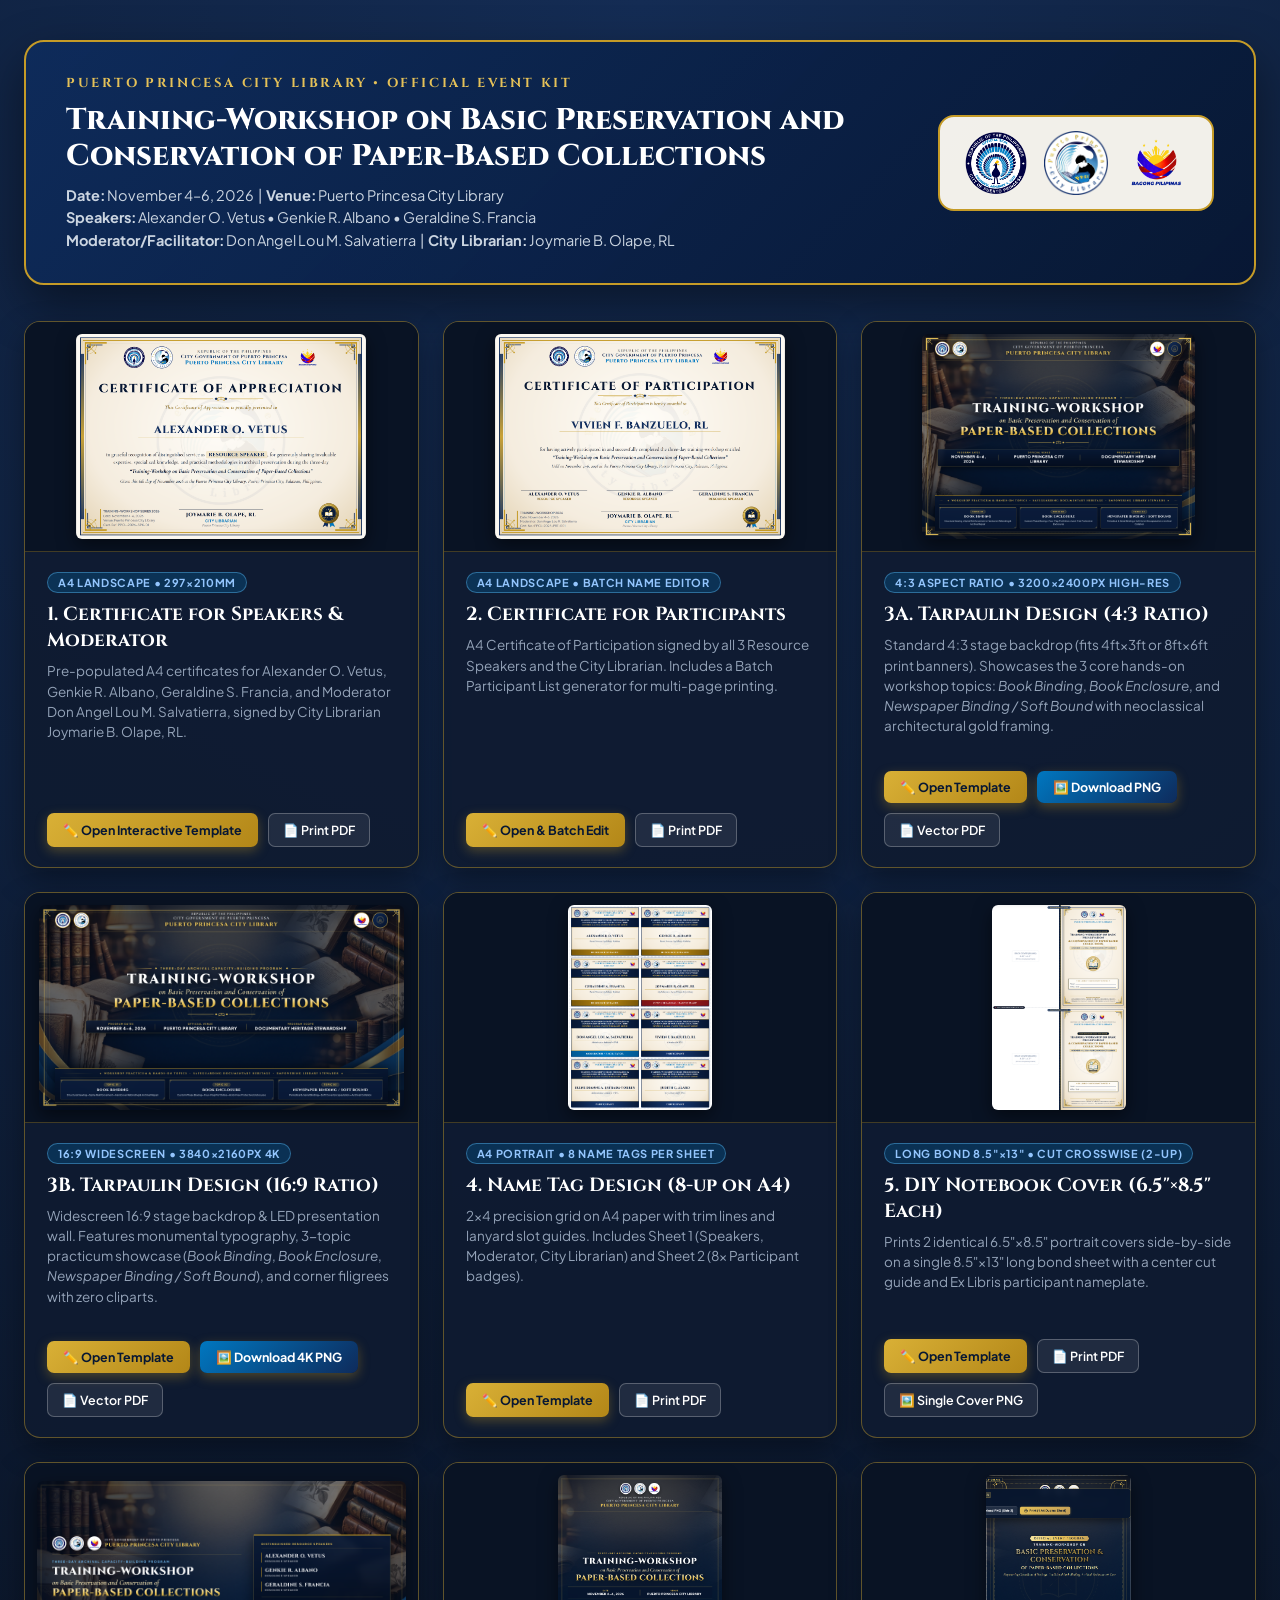
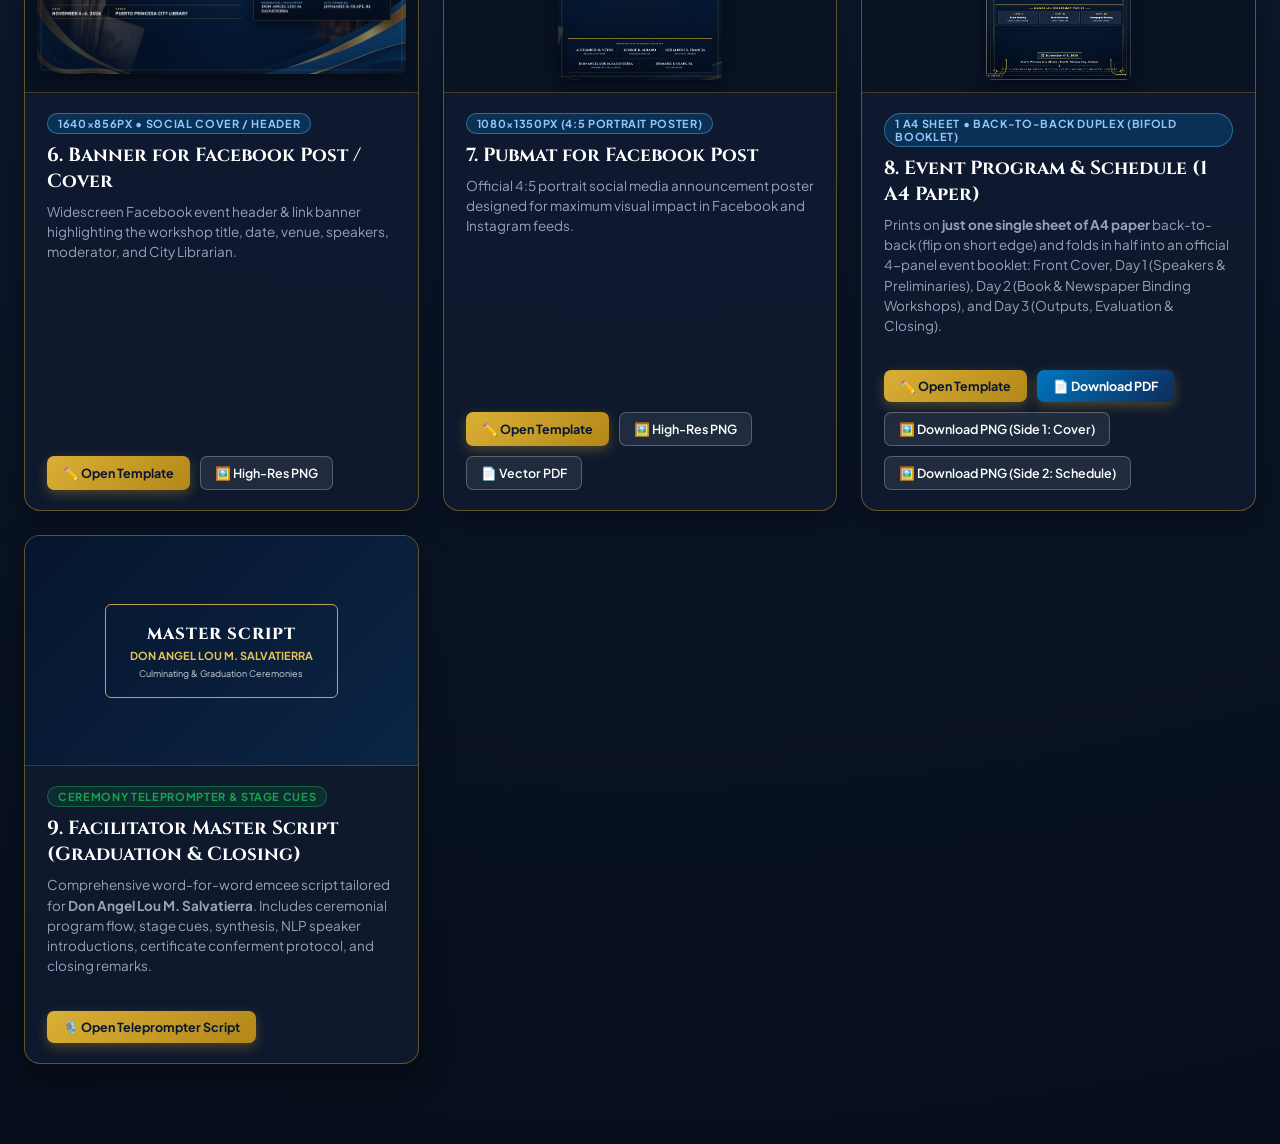
<file: index.html>
<!DOCTYPE html>
<html lang="en">
<head>
  <meta charset="UTF-8" />
  <meta name="viewport" content="width=device-width, initial-scale=1.0" />
  <title>PPCL Training-Workshop Design & Print Studio</title>
  <link rel="stylesheet" href="shared/theme.css" />
  <style>
    body {
      background: radial-gradient(circle at 50% 0%, #142C54 0%, #0B1629 65%, #070E1B 100%);
      color: #F8FAFC;
      min-height: 100vh;
      padding: 40px 24px 80px;
    }

    .hub-container {
      width: 100%;
      max-width: 1280px;
      display: flex;
      flex-direction: column;
      gap: 36px;
    }

    .hub-hero {
      background: linear-gradient(135deg, rgba(14, 43, 92, 0.92) 0%, rgba(7, 23, 51, 0.96) 100%);
      border: 2px solid var(--gold-rich);
      border-radius: 20px;
      padding: 32px 40px;
      display: flex;
      flex-wrap: wrap;
      align-items: center;
      justify-content: space-between;
      gap: 24px;
      box-shadow: 0 20px 50px rgba(0, 0, 0, 0.45);
    }

    .hub-hero-left {
      display: flex;
      flex-direction: column;
      gap: 10px;
      max-width: 780px;
    }

    .hub-kicker {
      color: var(--gold-bright);
      font-family: var(--font-display);
      font-size: 13px;
      font-weight: 700;
      letter-spacing: 0.2em;
      text-transform: uppercase;
    }

    .hub-title {
      font-family: var(--font-display);
      font-size: 30px;
      font-weight: 800;
      line-height: 1.2;
      color: #FFFFFF;
    }

    .hub-meta {
      font-size: 14.5px;
      color: #CBD5E1;
      line-height: 1.55;
    }

    .hub-logos {
      display: flex;
      align-items: center;
      gap: 16px;
      background: rgba(252, 249, 242, 0.96);
      padding: 14px 24px;
      border-radius: 16px;
      border: 2px solid var(--gold-rich);
    }

    .hub-logos img {
      width: 64px;
      height: 64px;
      object-fit: contain;
    }

    .cards-grid {
      display: grid;
      grid-template-columns: repeat(auto-fill, minmax(380px, 1fr));
      gap: 24px;
    }

    .design-card {
      background: rgba(15, 27, 48, 0.88);
      border: 1.5px solid rgba(197, 155, 39, 0.45);
      border-radius: 16px;
      overflow: hidden;
      display: flex;
      flex-direction: column;
      justify-content: space-between;
      transition: transform 0.2s ease, border-color 0.2s ease;
      box-shadow: 0 12px 30px rgba(0, 0, 0, 0.35);
    }

    .design-card:hover {
      transform: translateY(-4px);
      border-color: var(--gold-bright);
    }

    .card-thumb {
      width: 100%;
      height: 230px;
      background: #091324;
      border-bottom: 1px solid rgba(197, 155, 39, 0.3);
      display: flex;
      align-items: center;
      justify-content: center;
      padding: 12px;
      overflow: hidden;
    }

    .card-thumb img {
      max-width: 100%;
      max-height: 100%;
      object-fit: contain;
      border-radius: 6px;
      box-shadow: 0 6px 18px rgba(0, 0, 0, 0.5);
    }

    .card-body {
      padding: 20px 22px;
      display: flex;
      flex-direction: column;
      gap: 8px;
      flex: 1;
    }

    .card-badge {
      align-self: flex-start;
      background: rgba(0, 119, 192, 0.25);
      border: 1px solid rgba(79, 168, 224, 0.5);
      color: #93C5FD;
      font-size: 11px;
      font-weight: 700;
      letter-spacing: 0.06em;
      text-transform: uppercase;
      padding: 3px 10px;
      border-radius: 999px;
    }

    .card-title {
      font-family: var(--font-display);
      font-size: 19px;
      font-weight: 700;
      color: #FFFFFF;
    }

    .card-desc {
      font-size: 13.5px;
      color: #94A3B8;
      line-height: 1.5;
    }

    .card-actions {
      padding: 14px 22px 20px;
      display: flex;
      flex-wrap: wrap;
      gap: 10px;
    }

    .card-actions a {
      text-decoration: none;
      font-size: 12.5px;
    }
  </style>
</head>
<body>

  <div class="hub-container">
    <header class="hub-hero">
      <div class="hub-hero-left">
        <span class="hub-kicker">Puerto Princesa City Library • Official Event Kit</span>
        <h1 class="hub-title">Training-Workshop on Basic Preservation and Conservation of Paper-Based Collections</h1>
        <div class="hub-meta">
          <strong>Date:</strong> November 4–6, 2026 &nbsp;|&nbsp; <strong>Venue:</strong> Puerto Princesa City Library<br />
          <strong>Speakers:</strong> Alexander O. Vetus • Genkie R. Albano • Geraldine S. Francia<br />
          <strong>Moderator/Facilitator:</strong> Don Angel Lou M. Salvatierra &nbsp;|&nbsp; <strong>City Librarian:</strong> Joymarie B. Olape, RL
        </div>
      </div>
      <div class="hub-logos">
        <img src="logo/Puerto_Princesa_city_seal.svg.png" alt="City Seal" />
        <img src="logo/ppcitylibrary-logo.png" alt="PPCL Logo" />
        <img src="logo/BAGONG-PILIPINAS-LOGO-1-1.png" alt="Bagong Pilipinas" />
      </div>
    </header>

    <div class="cards-grid">
      <!-- 1. Speakers Certificate -->
      <div class="design-card">
        <div class="card-thumb">
          <img src="exports/png/01-certificate-speaker-1-vetus.png" alt="Certificate for Speakers" />
        </div>
        <div class="card-body">
          <span class="card-badge">A4 Landscape • 297×210mm</span>
          <h2 class="card-title">1. Certificate for Speakers &amp; Moderator</h2>
          <p class="card-desc">Pre-populated A4 certificates for Alexander O. Vetus, Genkie R. Albano, Geraldine S. Francia, and Moderator Don Angel Lou M. Salvatierra, signed by City Librarian Joymarie B. Olape, RL.</p>
        </div>
        <div class="card-actions">
          <a href="01-certificate-speakers.html" class="btn-gold">✏️ Open Interactive Template</a>
          <a href="exports/pdf/01-certificate-speakers.pdf" class="btn-outline" target="_blank">📄 Print PDF</a>
        </div>
      </div>

      <!-- 2. Participants Certificate -->
      <div class="design-card">
        <div class="card-thumb">
          <img src="exports/png/02-certificate-participants.png" alt="Certificate for Participants" />
        </div>
        <div class="card-body">
          <span class="card-badge">A4 Landscape • Batch Name Editor</span>
          <h2 class="card-title">2. Certificate for Participants</h2>
          <p class="card-desc">A4 Certificate of Participation signed by all 3 Resource Speakers and the City Librarian. Includes a Batch Participant List generator for multi-page printing.</p>
        </div>
        <div class="card-actions">
          <a href="02-certificate-participants.html" class="btn-gold">✏️ Open &amp; Batch Edit</a>
          <a href="exports/pdf/02-certificate-participants.pdf" class="btn-outline" target="_blank">📄 Print PDF</a>
        </div>
      </div>

      <!-- 3A. Tarpaulin 4:3 -->
      <div class="design-card">
        <div class="card-thumb">
          <img src="exports/png/03-tarpaulin-4x3.png" onerror="this.src='exports/png/03-tarpaulin-4x3.png'" alt="Tarpaulin 4:3" />
        </div>
        <div class="card-body">
          <span class="card-badge">4:3 Aspect Ratio • 3200×2400px High-Res</span>
          <h2 class="card-title">3A. Tarpaulin Design (4:3 Ratio)</h2>
          <p class="card-desc">Standard 4:3 stage backdrop (fits 4ft×3ft or 8ft×6ft print banners). Showcases the 3 core hands-on workshop topics: <em>Book Binding</em>, <em>Book Enclosure</em>, and <em>Newspaper Binding / Soft Bound</em> with neoclassical architectural gold framing.</p>
        </div>
        <div class="card-actions">
          <a href="03-tarpaulin-4x3.html" class="btn-gold">✏️ Open Template</a>
          <a href="exports/png/03-tarpaulin-4x3.png" download="PPCL-Tarpaulin-4x3-Backdrop.png" class="btn-gold" style="background: linear-gradient(135deg, #0077C0 0%, #0E2B5C 100%); color:#FFFFFF;">🖼️ Download PNG</a>
          <a href="exports/pdf/03-tarpaulin-4x3.pdf" class="btn-outline" target="_blank">📄 Vector PDF</a>
        </div>
      </div>

      <!-- 3B. Tarpaulin 16:9 -->
      <div class="design-card">
        <div class="card-thumb">
          <img src="exports/png/03-tarpaulin-16x9.png" onerror="this.src='exports/png/03-tarpaulin-16x9.png'" alt="Tarpaulin 16:9" />
        </div>
        <div class="card-body">
          <span class="card-badge">16:9 Widescreen • 3840×2160px 4K</span>
          <h2 class="card-title">3B. Tarpaulin Design (16:9 Ratio)</h2>
          <p class="card-desc">Widescreen 16:9 stage backdrop &amp; LED presentation wall. Features monumental typography, 3-topic practicum showcase (<em>Book Binding</em>, <em>Book Enclosure</em>, <em>Newspaper Binding / Soft Bound</em>), and corner filigrees with zero cliparts.</p>
        </div>
        <div class="card-actions">
          <a href="03-tarpaulin-16x9.html" class="btn-gold">✏️ Open Template</a>
          <a href="exports/png/03-tarpaulin-16x9.png" download="PPCL-Tarpaulin-16x9-Backdrop.png" class="btn-gold" style="background: linear-gradient(135deg, #0077C0 0%, #0E2B5C 100%); color:#FFFFFF;">🖼️ Download 4K PNG</a>
          <a href="exports/pdf/03-tarpaulin-16x9.pdf" class="btn-outline" target="_blank">📄 Vector PDF</a>
        </div>
      </div>

      <!-- 4. Name Tags (8 per A4) -->
      <div class="design-card">
        <div class="card-thumb">
          <img src="exports/png/04-name-tags-a4-sheet1.png" alt="Name Tags 8 per A4" />
        </div>
        <div class="card-body">
          <span class="card-badge">A4 Portrait • 8 Name Tags per Sheet</span>
          <h2 class="card-title">4. Name Tag Design (8-up on A4)</h2>
          <p class="card-desc">2×4 precision grid on A4 paper with trim lines and lanyard slot guides. Includes Sheet 1 (Speakers, Moderator, City Librarian) and Sheet 2 (8× Participant badges).</p>
        </div>
        <div class="card-actions">
          <a href="04-name-tags-a4.html" class="btn-gold">✏️ Open Template</a>
          <a href="exports/pdf/04-name-tags-a4.pdf" class="btn-outline" target="_blank">📄 Print PDF</a>
        </div>
      </div>

      <!-- 5. DIY Notebook Cover -->
      <div class="design-card">
        <div class="card-thumb">
          <img src="exports/png/05-notebook-cover-2up-longbond.png" alt="DIY Notebook Cover" />
        </div>
        <div class="card-body">
          <span class="card-badge">Long Bond 8.5"×13" • Cut Crosswise (2-Up)</span>
          <h2 class="card-title">5. DIY Notebook Cover (6.5"×8.5" Each)</h2>
          <p class="card-desc">Prints 2 identical 6.5"×8.5" portrait covers side-by-side on a single 8.5"×13" long bond sheet with a center cut guide and Ex Libris participant nameplate.</p>
        </div>
        <div class="card-actions">
          <a href="05-notebook-cover-longbond.html" class="btn-gold">✏️ Open Template</a>
          <a href="exports/pdf/05-notebook-cover-longbond.pdf" class="btn-outline" target="_blank">📄 Print PDF</a>
          <a href="exports/png/05-notebook-cover-single.png" class="btn-outline" target="_blank">🖼️ Single Cover PNG</a>
        </div>
      </div>

      <!-- 6. FB Banner -->
      <div class="design-card">
        <div class="card-thumb">
          <img src="exports/png/06-fb-banner.png" alt="FB Banner" />
        </div>
        <div class="card-body">
          <span class="card-badge">1640×856px • Social Cover / Header</span>
          <h2 class="card-title">6. Banner for Facebook Post / Cover</h2>
          <p class="card-desc">Widescreen Facebook event header &amp; link banner highlighting the workshop title, date, venue, speakers, moderator, and City Librarian.</p>
        </div>
        <div class="card-actions">
          <a href="06-fb-banner.html" class="btn-gold">✏️ Open Template</a>
          <a href="exports/png/06-fb-banner.png" class="btn-outline" target="_blank">🖼️ High-Res PNG</a>
        </div>
      </div>

      <!-- 7. FB Pubmat -->
      <div class="design-card">
        <div class="card-thumb">
          <img src="exports/png/07-fb-pubmat.png" alt="FB Pubmat" />
        </div>
        <div class="card-body">
          <span class="card-badge">1080×1350px (4:5 Portrait Poster)</span>
          <h2 class="card-title">7. Pubmat for Facebook Post</h2>
          <p class="card-desc">Official 4:5 portrait social media announcement poster designed for maximum visual impact in Facebook and Instagram feeds.</p>
        </div>
        <div class="card-actions">
          <a href="07-fb-pubmat.html" class="btn-gold">✏️ Open Template</a>
          <a href="exports/png/07-fb-pubmat.png" class="btn-outline" target="_blank" download="PPCL-Facebook-Pubmat.png">🖼️ High-Res PNG</a>
          <a href="exports/pdf/07-fb-pubmat.pdf" class="btn-outline" target="_blank">📄 Vector PDF</a>
        </div>
      </div>

      <!-- 8. Event Program & Schedule (1 A4 Sheet Back-to-Back) -->
      <div class="design-card">
        <div class="card-thumb">
          <img src="exports/png/08-event-program-cover.png" alt="Event Program &amp; Schedule" />
        </div>
        <div class="card-body">
          <span class="card-badge">1 A4 Sheet • Back-to-Back Duplex (Bifold Booklet)</span>
          <h2 class="card-title">8. Event Program &amp; Schedule (1 A4 Paper)</h2>
          <p class="card-desc">Prints on <strong>just one single sheet of A4 paper</strong> back-to-back (flip on short edge) and folds in half into an official 4-panel event booklet: Front Cover, Day 1 (Speakers &amp; Preliminaries), Day 2 (Book &amp; Newspaper Binding Workshops), and Day 3 (Outputs, Evaluation &amp; Closing).</p>
        </div>
        <div class="card-actions">
          <a href="08-event-program-a4.html" class="btn-gold">✏️ Open Template</a>
          <a href="exports/pdf/08-event-program-a4.pdf" class="btn-gold" style="background: linear-gradient(135deg, #0077C0 0%, #0E2B5C 100%); color:#FFFFFF;" target="_blank" download="PPCL-Event-Program-1-A4-Duplex.pdf">📄 Download PDF</a>
          <a href="exports/png/08-event-program-sheet1-outer.png" class="btn-outline" target="_blank" download="PPCL-Program-Sheet1-Outer.png">🖼️ Download PNG (Side 1: Cover)</a>
          <a href="exports/png/08-event-program-sheet2-inner.png" class="btn-outline" target="_blank" download="PPCL-Program-Sheet2-Inner.png">🖼️ Download PNG (Side 2: Schedule)</a>
        </div>
      </div>

      <!-- 9. Facilitator Master Script & Graduation Program -->
      <div class="design-card">
        <div class="card-thumb" style="background: linear-gradient(135deg, #06152D, #0B2545); display: flex; align-items: center; justify-content: center; color: #E5C158; padding: 24px; text-align: center;">
          <div style="border: 1.5px solid #C5A059; padding: 18px 24px; border-radius: 6px;">
            <div style="font-family: 'Cinzel', serif; font-size: 16px; font-weight: 800; color: #FFFFFF; letter-spacing: 1px;">MASTER SCRIPT</div>
            <div style="font-size: 11px; color: #E5C158; font-weight: 700; margin-top: 4px; text-transform: uppercase;">Don Angel Lou M. Salvatierra</div>
            <div style="font-size: 9px; color: #CBD5E1; margin-top: 6px;">Culminating &amp; Graduation Ceremonies</div>
          </div>
        </div>
        <div class="card-body">
          <span class="card-badge" style="background: rgba(22, 163, 74, 0.15); border-color: rgba(22, 163, 74, 0.5); color: #16A34A;">Ceremony Teleprompter &amp; Stage Cues</span>
          <h2 class="card-title">9. Facilitator Master Script (Graduation &amp; Closing)</h2>
          <p class="card-desc">Comprehensive word-for-word emcee script tailored for <strong>Don Angel Lou M. Salvatierra</strong>. Includes ceremonial program flow, stage cues, synthesis, NLP speaker introductions, certificate conferment protocol, and closing remarks.</p>
        </div>
        <div class="card-actions">
          <a href="09-facilitator-script.html" class="btn-gold">🎙️ Open Teleprompter Script</a>
        </div>
      </div>
    </div>
  </div>

</body>
</html>
</file>
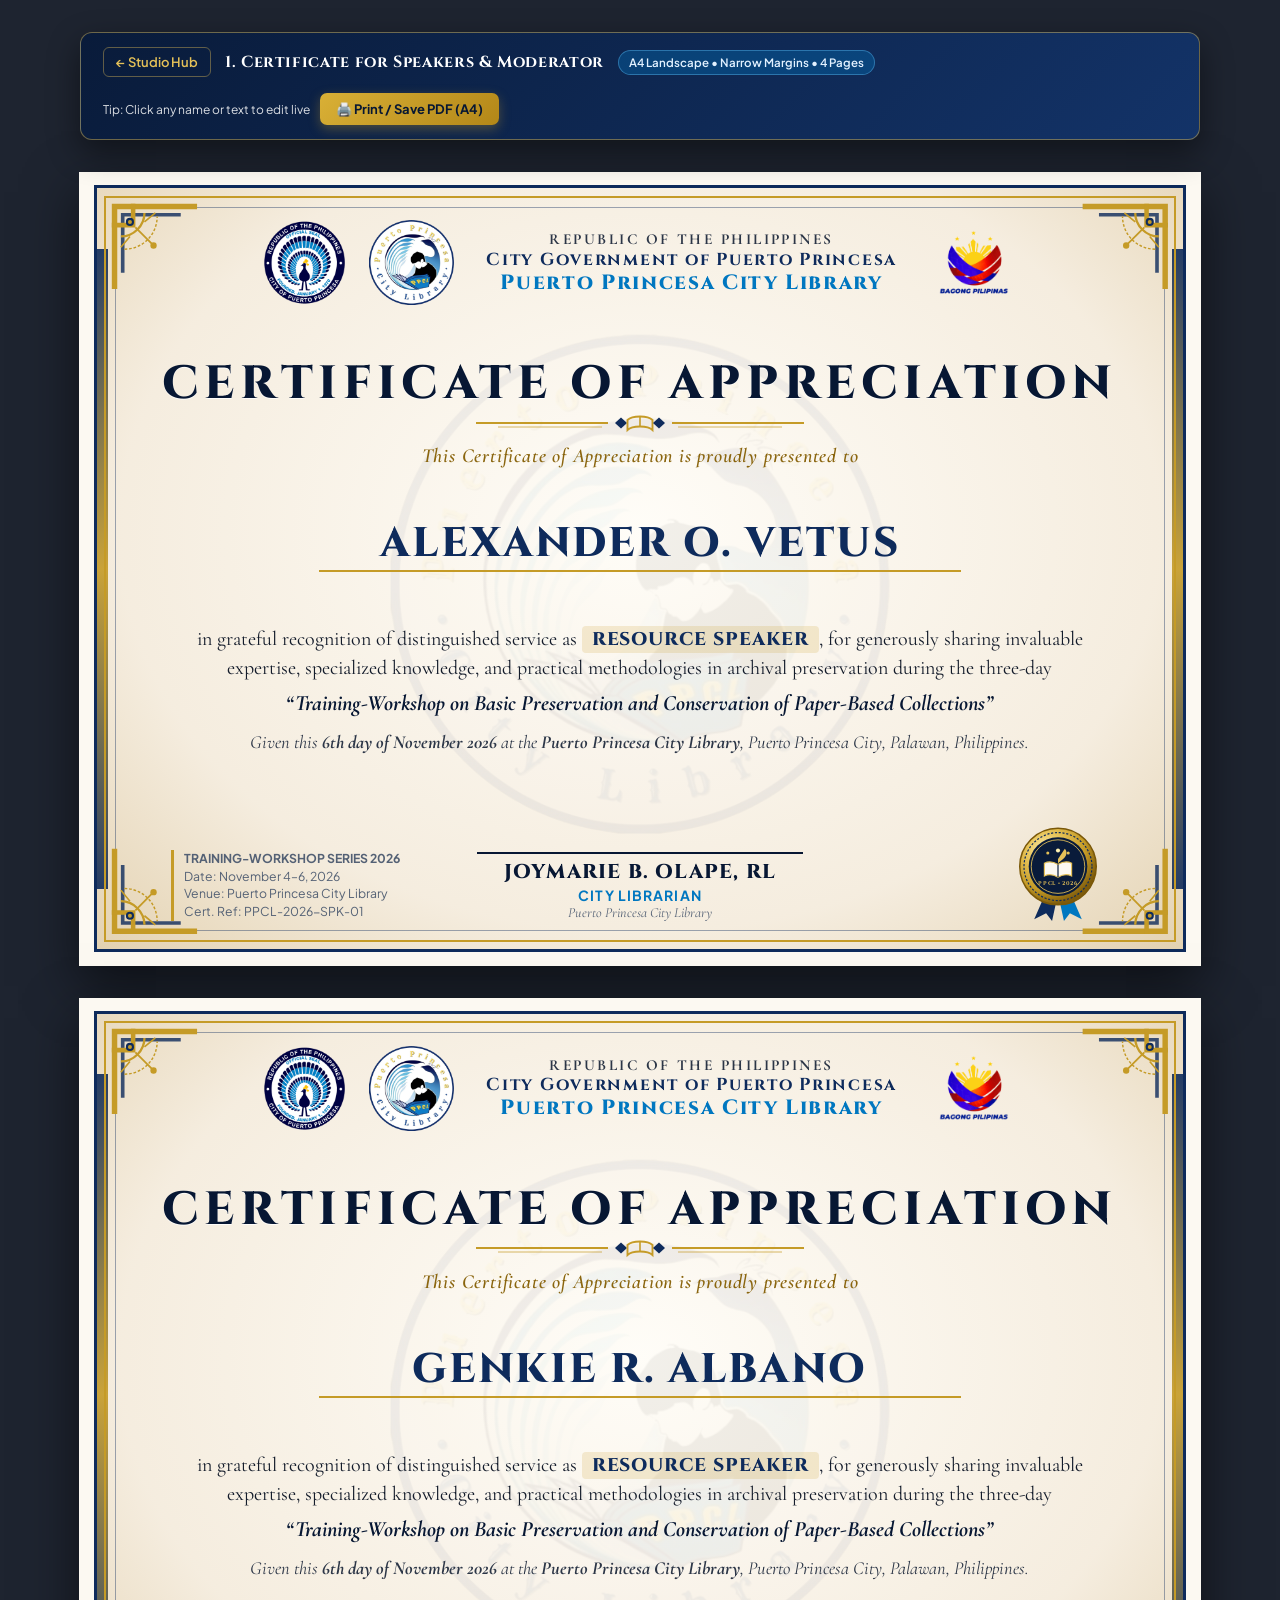
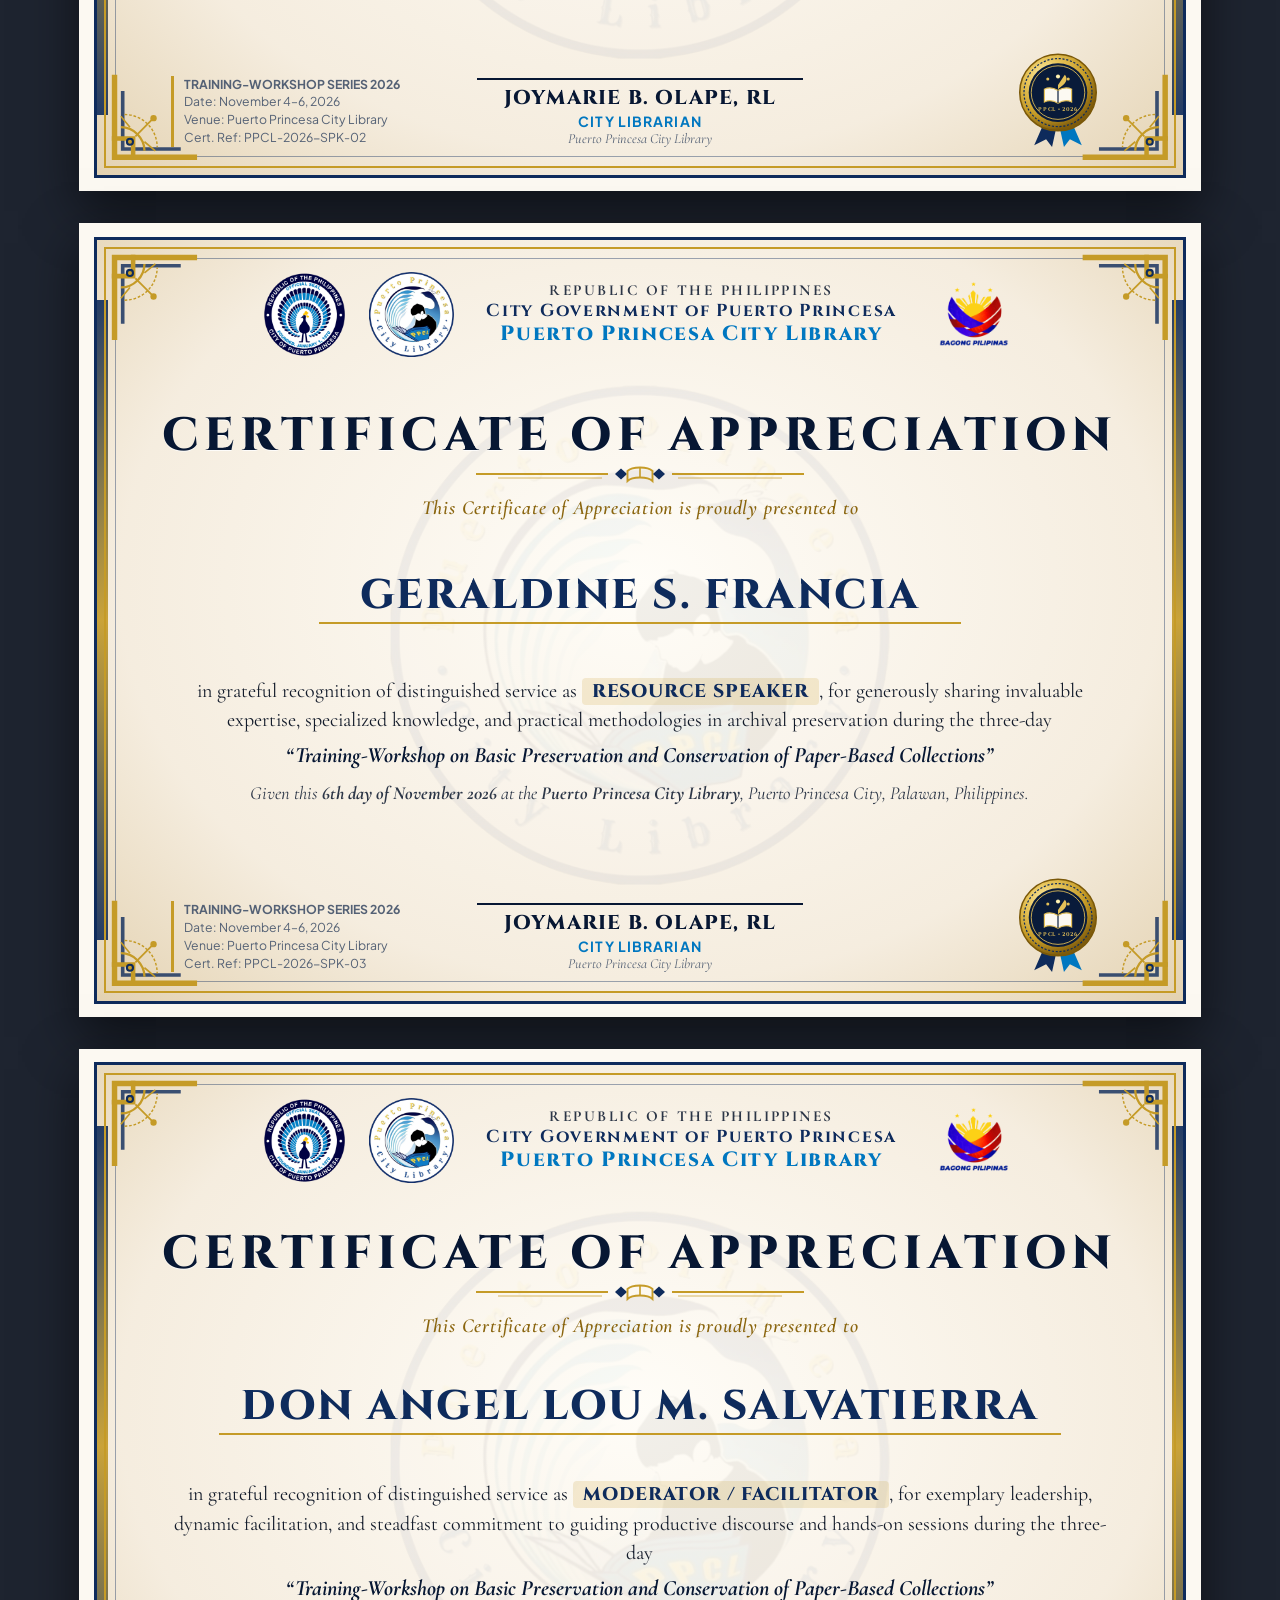
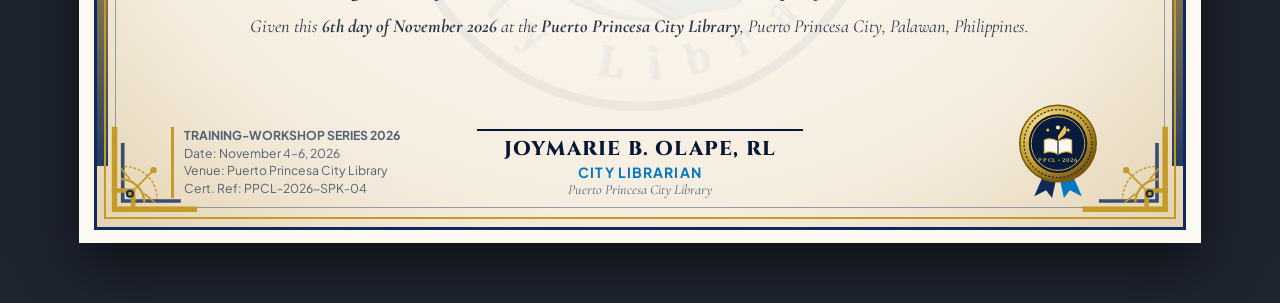
<file: 01-certificate-speakers.html>
<!DOCTYPE html>
<html lang="en">
<head>
  <meta charset="UTF-8" />
  <meta name="viewport" content="width=device-width, initial-scale=1.0" />
  <title>Certificate of Appreciation — Speakers & Moderator (A4 Landscape)</title>
  <link rel="stylesheet" href="shared/theme.css" />
  <script src="shared/ornaments.js"></script>
  <style>
    @page {
      size: 297mm 210mm;
      margin: 0;
    }

    .cert-page {
      width: 297mm;
      height: 210mm;
      position: relative;
      overflow: hidden;
      /* Narrowed outer margin so no space is wasted */
      padding: 3.5mm 4mm;
      box-shadow: 0 20px 50px rgba(0, 0, 0, 0.55);
      display: flex;
      align-items: stretch;
      justify-content: center;
      background-color: var(--parchment-bg);
    }

    /* Outer Navy & Gold Frame */
    .cert-frame-outer {
      width: 100%;
      height: 100%;
      border: 3.5px solid var(--navy-royal);
      padding: 2mm;
      position: relative;
      background:
        radial-gradient(ellipse at 50% 45%, rgba(255, 253, 248, 0.96) 0%, rgba(244, 235, 220, 0.88) 68%, rgba(226, 208, 174, 0.94) 100%);
      display: flex;
    }

    /* Inner Double Gold Guilloche Border */
    .cert-frame-inner {
      width: 100%;
      height: 100%;
      border: 2.2px solid var(--gold-rich);
      outline: 1.2px solid rgba(14, 43, 92, 0.4);
      outline-offset: -3.2mm;
      padding: 5.5mm 11mm 5mm;
      position: relative;
      display: flex;
      flex-direction: column;
      justify-content: space-between;
      align-items: center;
      text-align: center;
      z-index: 2;
    }

    /* Subtle Center Watermark */
    .watermark-seal {
      position: absolute;
      top: 52%;
      left: 50%;
      transform: translate(-50%, -50%);
      width: 132mm;
      height: 132mm;
      opacity: 0.05;
      pointer-events: none;
      z-index: 0;
      object-fit: contain;
    }

    /* Decorative Side Ribbon Accents */
    .side-accent-left,
    .side-accent-right {
      position: absolute;
      top: 16mm;
      bottom: 16mm;
      width: 3mm;
      background: linear-gradient(180deg, var(--navy-royal) 0%, var(--gold-rich) 50%, var(--navy-royal) 100%);
      opacity: 0.9;
    }
    .side-accent-left { left: 0; }
    .side-accent-right { right: 0; }

    /* 4 Corner Filigrees */
    .corner {
      position: absolute;
      width: 24mm;
      height: 24mm;
      z-index: 3;
      pointer-events: none;
    }
    .corner svg { width: 100%; height: 100%; }
    .corner.tl { top: 1mm; left: 1mm; }
    .corner.tr { top: 1mm; right: 1mm; transform: scaleX(-1); }
    .corner.bl { bottom: 1mm; left: 1mm; transform: scaleY(-1); }
    .corner.br { bottom: 1mm; right: 1mm; transform: scale(-1, -1); }

    /* Header Section */
    .cert-header {
      display: flex;
      align-items: center;
      justify-content: center;
      gap: 22px;
      width: 100%;
      position: relative;
      z-index: 2;
    }

    .cert-header .logo-seal {
      width: 22.5mm;
      height: 22.5mm;
      object-fit: contain;
    }

    .cert-header .logo-bagong {
      width: 23.5mm;
      height: 23.5mm;
      object-fit: contain;
    }

    .header-gov-text {
      display: flex;
      flex-direction: column;
      align-items: center;
      line-height: 1.22;
      padding: 0 10px;
    }

    .header-gov-text .rep {
      font-family: var(--font-serif);
      font-size: 11.5pt;
      font-weight: 700;
      letter-spacing: 0.16em;
      text-transform: uppercase;
      color: var(--ink-body);
    }

    .header-gov-text .city {
      font-family: var(--font-display);
      font-size: 13pt;
      font-weight: 700;
      letter-spacing: 0.1em;
      color: var(--navy-royal);
    }

    .header-gov-text .lib {
      font-family: var(--font-display);
      font-size: 15.5pt;
      font-weight: 800;
      letter-spacing: 0.08em;
      color: var(--blue-cerulean);
      margin-top: 1px;
    }

    /* Main Title Block */
    .cert-title-block {
      display: flex;
      flex-direction: column;
      align-items: center;
      z-index: 2;
    }

    .cert-title-main {
      font-family: var(--font-display);
      font-size: 35pt;
      font-weight: 800;
      letter-spacing: 0.12em;
      text-transform: uppercase;
      color: var(--navy-deep);
      text-shadow: 0 1px 0 rgba(255, 255, 255, 0.8);
      line-height: 1.04;
    }

    .cert-subtitle-pill {
      margin-top: 1.5mm;
      font-family: var(--font-serif);
      font-style: italic;
      font-size: 15pt;
      font-weight: 600;
      color: var(--gold-dark);
      letter-spacing: 0.04em;
    }

    /* Recipient Name */
    .recipient-block {
      display: flex;
      flex-direction: column;
      align-items: center;
      z-index: 2;
      width: 92%;
    }

    .recipient-name {
      font-family: var(--font-display);
      font-size: 31pt;
      font-weight: 800;
      color: var(--navy-royal);
      letter-spacing: 0.05em;
      padding: 0 22px 3px;
      border-bottom: 2.4px solid var(--gold-rich);
      min-width: 170mm;
      line-height: 1.12;
    }

    /* Citation Body */
    .citation-body {
      max-width: 248mm;
      font-family: var(--font-serif);
      font-size: 15pt;
      line-height: 1.46;
      color: var(--ink-dark);
      z-index: 2;
    }

    .citation-body .role-highlight {
      font-family: var(--font-display);
      font-weight: 800;
      font-size: 13.8pt;
      color: var(--navy-royal);
      letter-spacing: 0.05em;
      background: rgba(197, 155, 39, 0.18);
      padding: 1px 10px;
      border-radius: 4px;
    }

    .citation-body .workshop-title {
      font-weight: 700;
      font-style: italic;
      color: var(--navy-deep);
      font-size: 16.5pt;
      display: inline-block;
      margin-top: 1mm;
    }

    .citation-given {
      margin-top: 2.5mm;
      font-family: var(--font-serif);
      font-size: 13.8pt;
      font-style: italic;
      color: var(--ink-body);
    }

    /* Footer & Signatory Section */
    .cert-footer {
      width: 100%;
      display: grid;
      grid-template-columns: 1fr auto 1fr;
      align-items: end;
      padding: 0 6mm;
      z-index: 2;
    }

    .cert-meta-left {
      text-align: left;
      font-family: var(--font-sans);
      font-size: 9.2pt;
      color: var(--ink-muted);
      line-height: 1.45;
      border-left: 3px solid var(--gold-rich);
      padding-left: 10px;
    }

    .signatory-center {
      display: flex;
      flex-direction: column;
      align-items: center;
      min-width: 95mm;
    }

    .sig-line {
      width: 86mm;
      border-bottom: 2px solid var(--navy-deep);
      margin-bottom: 4px;
      height: 12mm;
    }

    .sig-name {
      font-family: var(--font-display);
      font-size: 15pt;
      font-weight: 800;
      letter-spacing: 0.06em;
      color: var(--navy-deep);
    }

    .sig-title {
      font-family: var(--font-sans);
      font-size: 10.5pt;
      font-weight: 700;
      color: var(--blue-cerulean);
      letter-spacing: 0.08em;
      text-transform: uppercase;
      margin-top: 1px;
    }

    .sig-office {
      font-family: var(--font-serif);
      font-size: 10.5pt;
      font-style: italic;
      color: var(--ink-muted);
    }

    .seal-right {
      display: flex;
      justify-content: flex-end;
      align-items: center;
    }
  </style>
</head>
<body>

  <div class="studio-toolbar">
    <div class="toolbar-left">
      <a href="index.html" class="back-link">← Studio Hub</a>
      <h1>1. Certificate for Speakers &amp; Moderator</h1>
      <span class="spec-badge">A4 Landscape • Narrow Margins • 4 Pages</span>
    </div>
    <div class="toolbar-actions">
      <span style="font-size:12px; opacity:0.85;">Tip: Click any name or text to edit live</span>
      <button class="btn-gold" onclick="window.print()">🖨️ Print / Save PDF (A4)</button>
    </div>
  </div>

  <div id="certificates-container" style="display:flex; flex-direction:column; gap:32px;"></div>

  <script>
    const recipients = [
      {
        id: 'speaker-1',
        name: 'ALEXANDER O. VETUS',
        role: 'RESOURCE SPEAKER',
        citation: 'for generously sharing invaluable expertise, specialized knowledge, and practical methodologies in archival preservation during the three-day'
      },
      {
        id: 'speaker-2',
        name: 'GENKIE R. ALBANO',
        role: 'RESOURCE SPEAKER',
        citation: 'for generously sharing invaluable expertise, specialized knowledge, and practical methodologies in archival preservation during the three-day'
      },
      {
        id: 'speaker-3',
        name: 'GERALDINE S. FRANCIA',
        role: 'RESOURCE SPEAKER',
        citation: 'for generously sharing invaluable expertise, specialized knowledge, and practical methodologies in archival preservation during the three-day'
      },
      {
        id: 'moderator-1',
        name: 'DON ANGEL LOU M. SALVATIERRA',
        role: 'MODERATOR / FACILITATOR',
        citation: 'for exemplary leadership, dynamic facilitation, and steadfast commitment to guiding productive discourse and hands-on sessions during the three-day'
      }
    ];

    const container = document.getElementById('certificates-container');

    recipients.forEach((rec, idx) => {
      const page = document.createElement('section');
      page.className = 'cert-page print-page';
      page.id = rec.id;
      page.innerHTML = `
        <div class="cert-frame-outer">
          <div class="side-accent-left"></div>
          <div class="side-accent-right"></div>

          <div class="cert-frame-inner">
            <div class="corner tl">${PPCLOrnaments.cornerFiligree(90)}</div>
            <div class="corner tr">${PPCLOrnaments.cornerFiligree(90)}</div>
            <div class="corner bl">${PPCLOrnaments.cornerFiligree(90)}</div>
            <div class="corner br">${PPCLOrnaments.cornerFiligree(90)}</div>

            <img class="watermark-seal" src="logo/ppcitylibrary-logo.png" alt="" />

            <header class="cert-header">
              <img class="logo-seal" src="logo/Puerto_Princesa_city_seal.svg.png" alt="Puerto Princesa City Seal" />
              <img class="logo-seal" src="logo/ppcitylibrary-logo.png" alt="Puerto Princesa City Library Logo" />
              <div class="header-gov-text">
                <span class="rep">Republic of the Philippines</span>
                <span class="city">City Government of Puerto Princesa</span>
                <span class="lib">Puerto Princesa City Library</span>
              </div>
              <img class="logo-bagong" src="logo/BAGONG-PILIPINAS-LOGO-1-1.png" alt="Bagong Pilipinas Logo" />
            </header>

            <div class="cert-title-block">
              <h2 class="cert-title-main" contenteditable="true">Certificate of Appreciation</h2>
              <div style="margin-top:2px;">${PPCLOrnaments.dividerWithBook(360)}</div>
              <p class="cert-subtitle-pill" contenteditable="true">This Certificate of Appreciation is proudly presented to</p>
            </div>

            <div class="recipient-block">
              <div class="recipient-name" contenteditable="true">${rec.name}</div>
            </div>

            <div class="citation-body" contenteditable="true">
              in grateful recognition of distinguished service as <span class="role-highlight">${rec.role}</span>,
              ${rec.citation}
              <br />
              <span class="workshop-title">“Training-Workshop on Basic Preservation and Conservation of Paper-Based Collections”</span>
              <div class="citation-given">
                Given this <strong>6th day of November 2026</strong> at the <strong>Puerto Princesa City Library</strong>,
                Puerto Princesa City, Palawan, Philippines.
              </div>
            </div>

            <footer class="cert-footer">
              <div class="cert-meta-left" contenteditable="true">
                <strong>TRAINING-WORKSHOP SERIES 2026</strong><br />
                Date: November 4–6, 2026<br />
                Venue: Puerto Princesa City Library<br />
                Cert. Ref: PPCL-2026-SPK-0${idx + 1}
              </div>

              <div class="signatory-center">
                <div class="sig-line"></div>
                <div class="sig-name" contenteditable="true">JOYMARIE B. OLAPE, RL</div>
                <div class="sig-title" contenteditable="true">City Librarian</div>
                <div class="sig-office" contenteditable="true">Puerto Princesa City Library</div>
              </div>

              <div class="seal-right">
                ${PPCLOrnaments.goldSealBadge(102)}
              </div>
            </footer>
          </div>
        </div>
      `;
      container.appendChild(page);
    });
  </script>
</body>
</html>
</file>
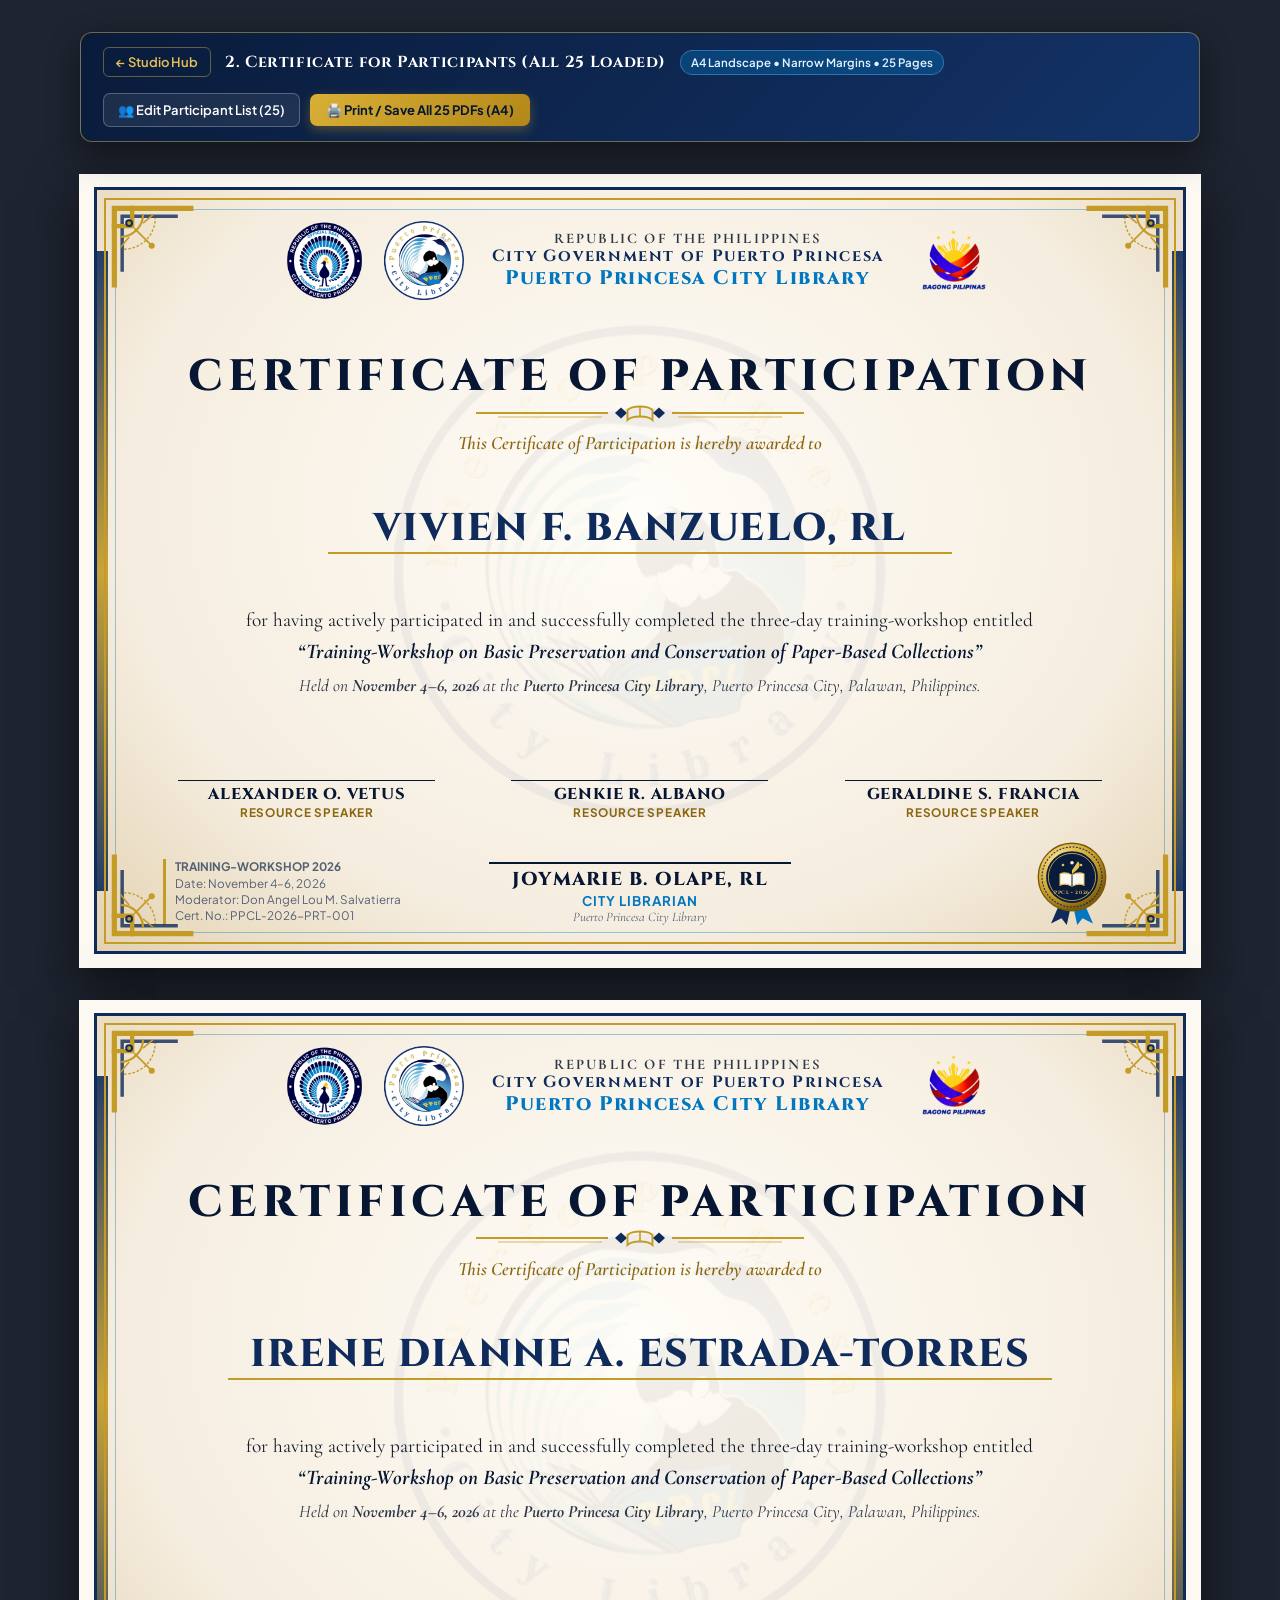
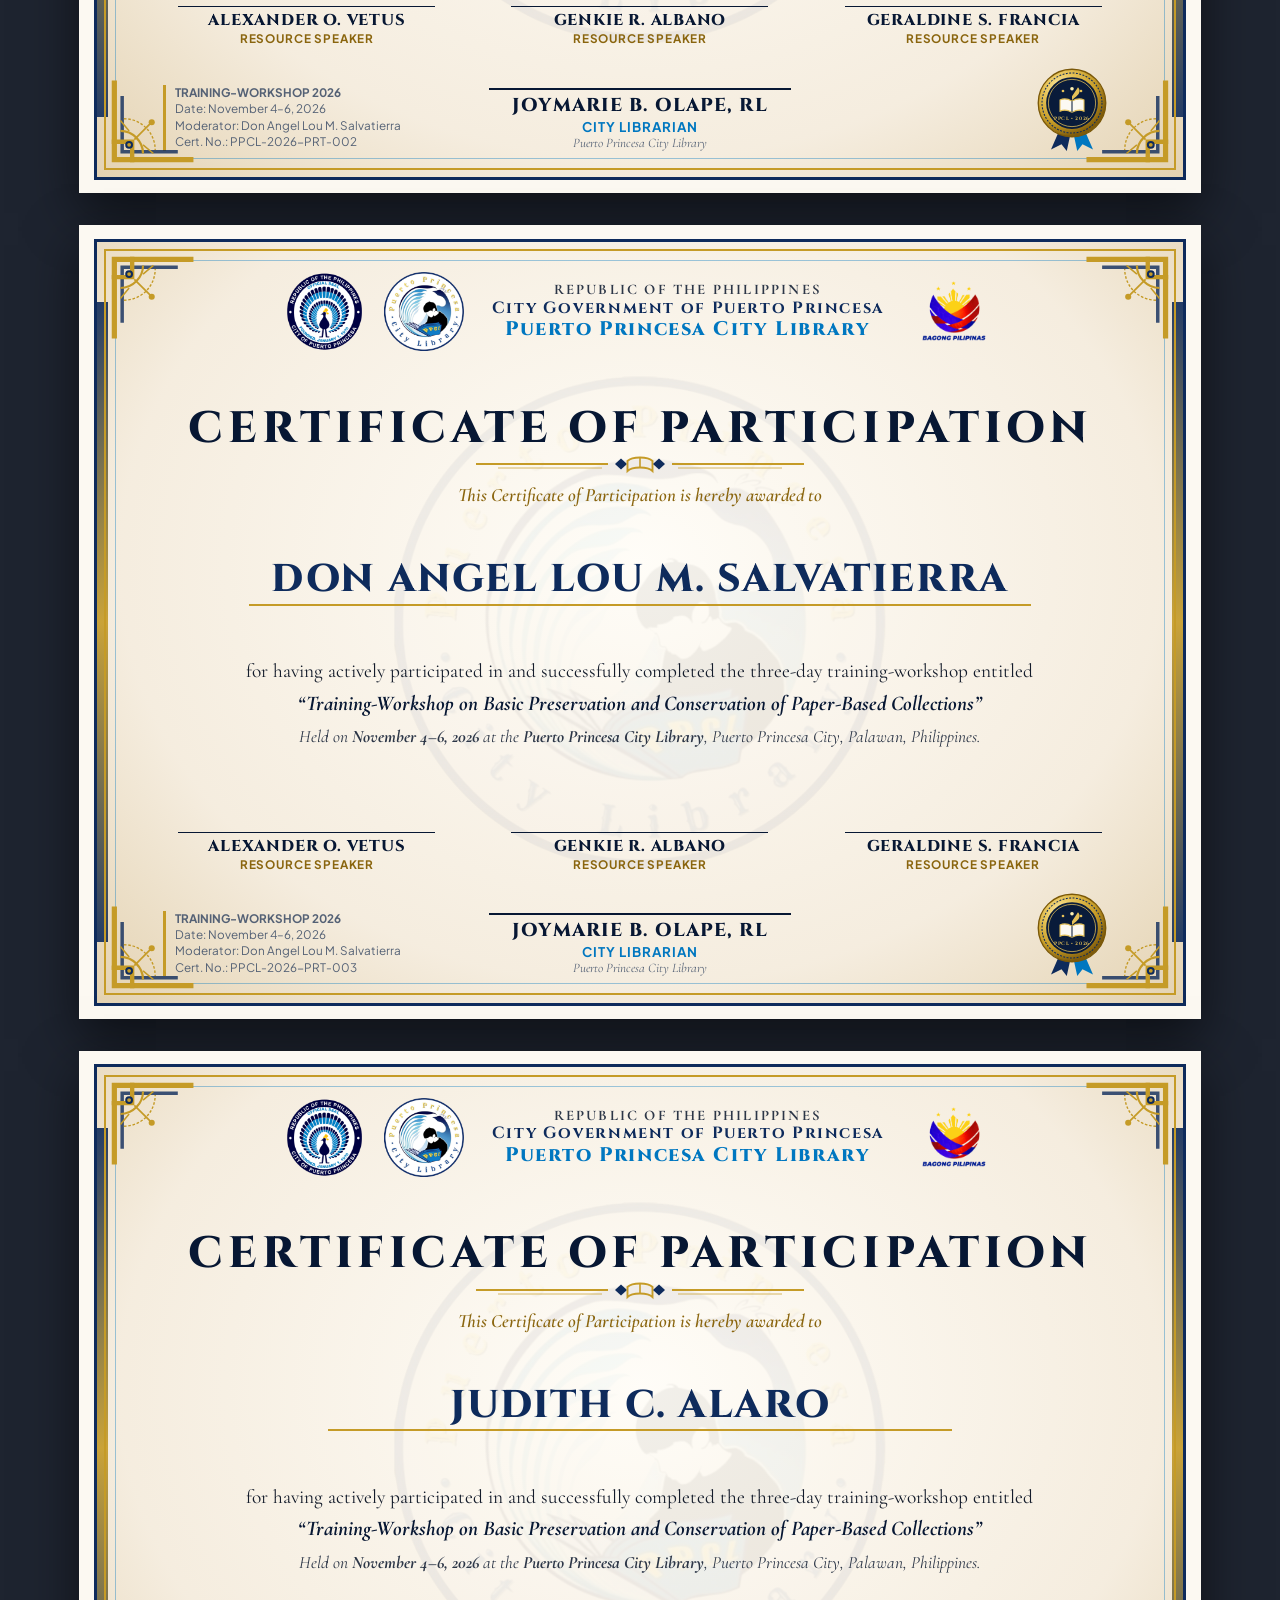
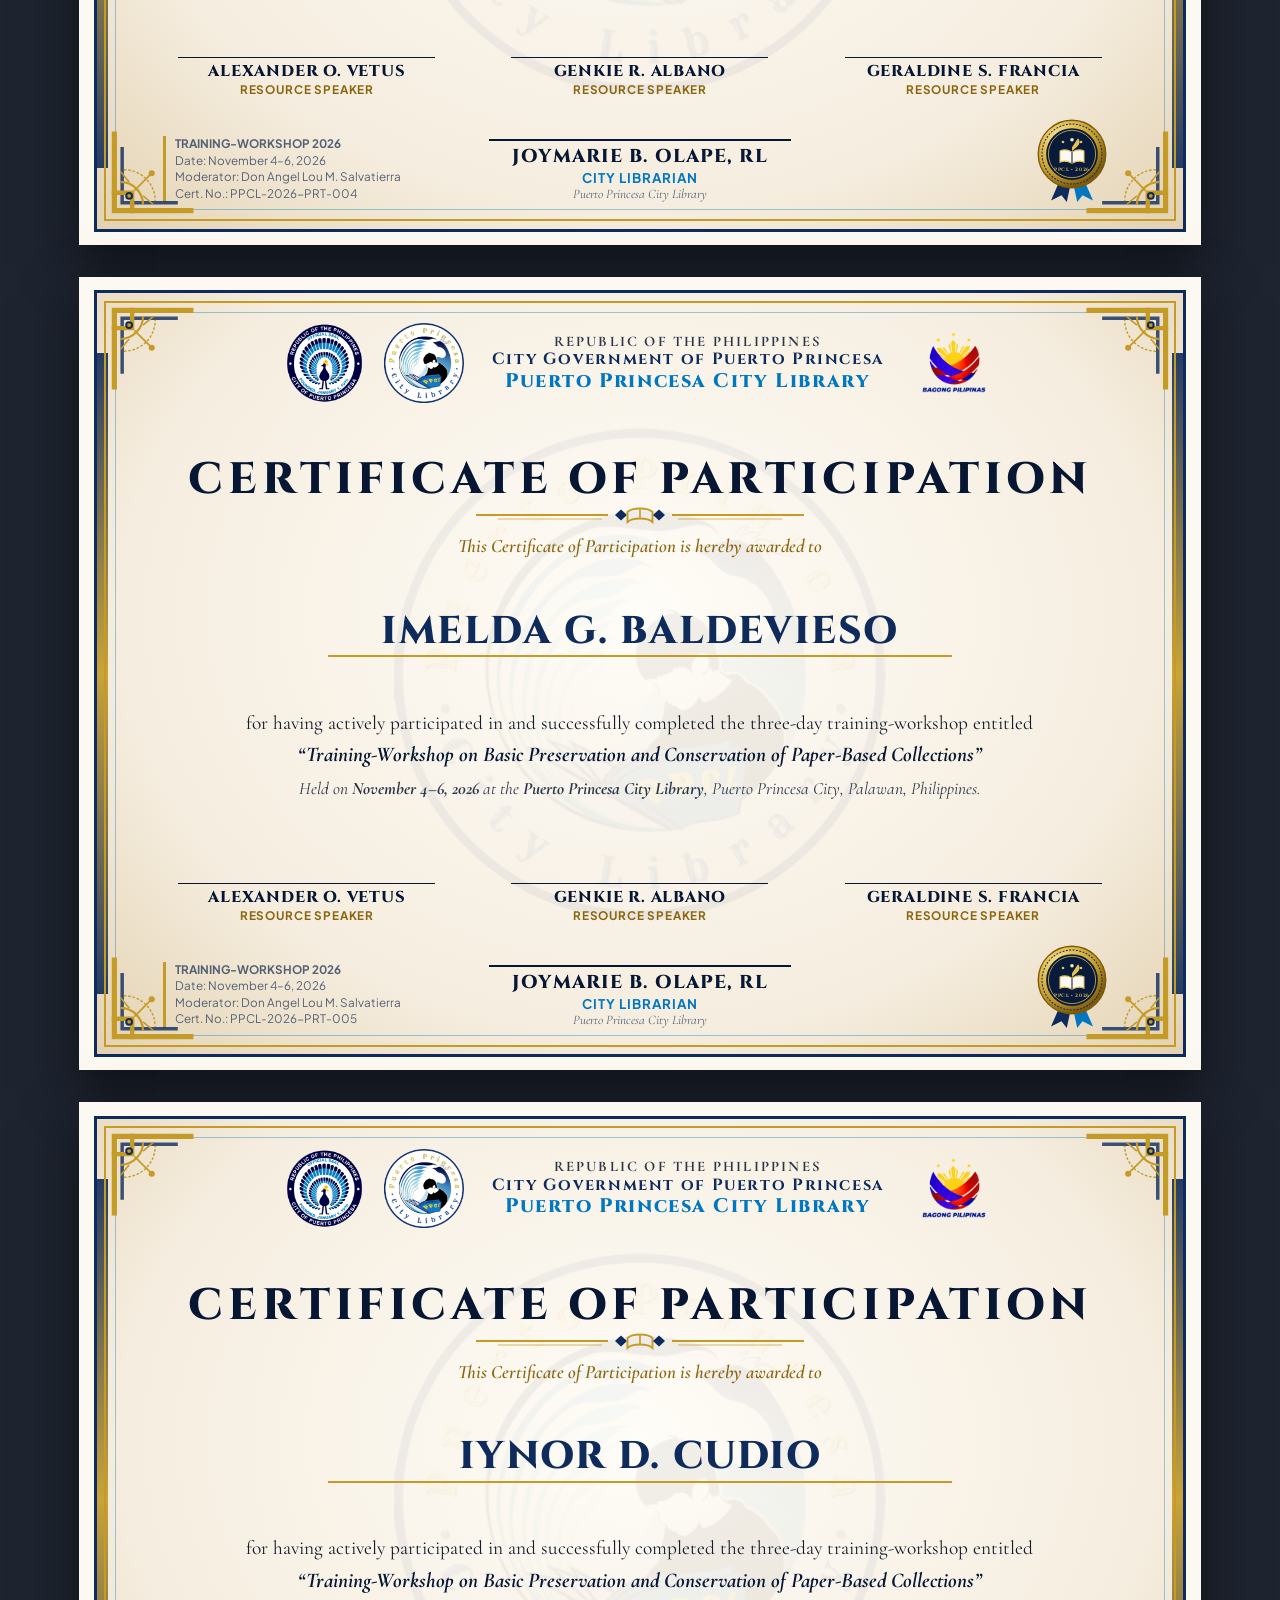
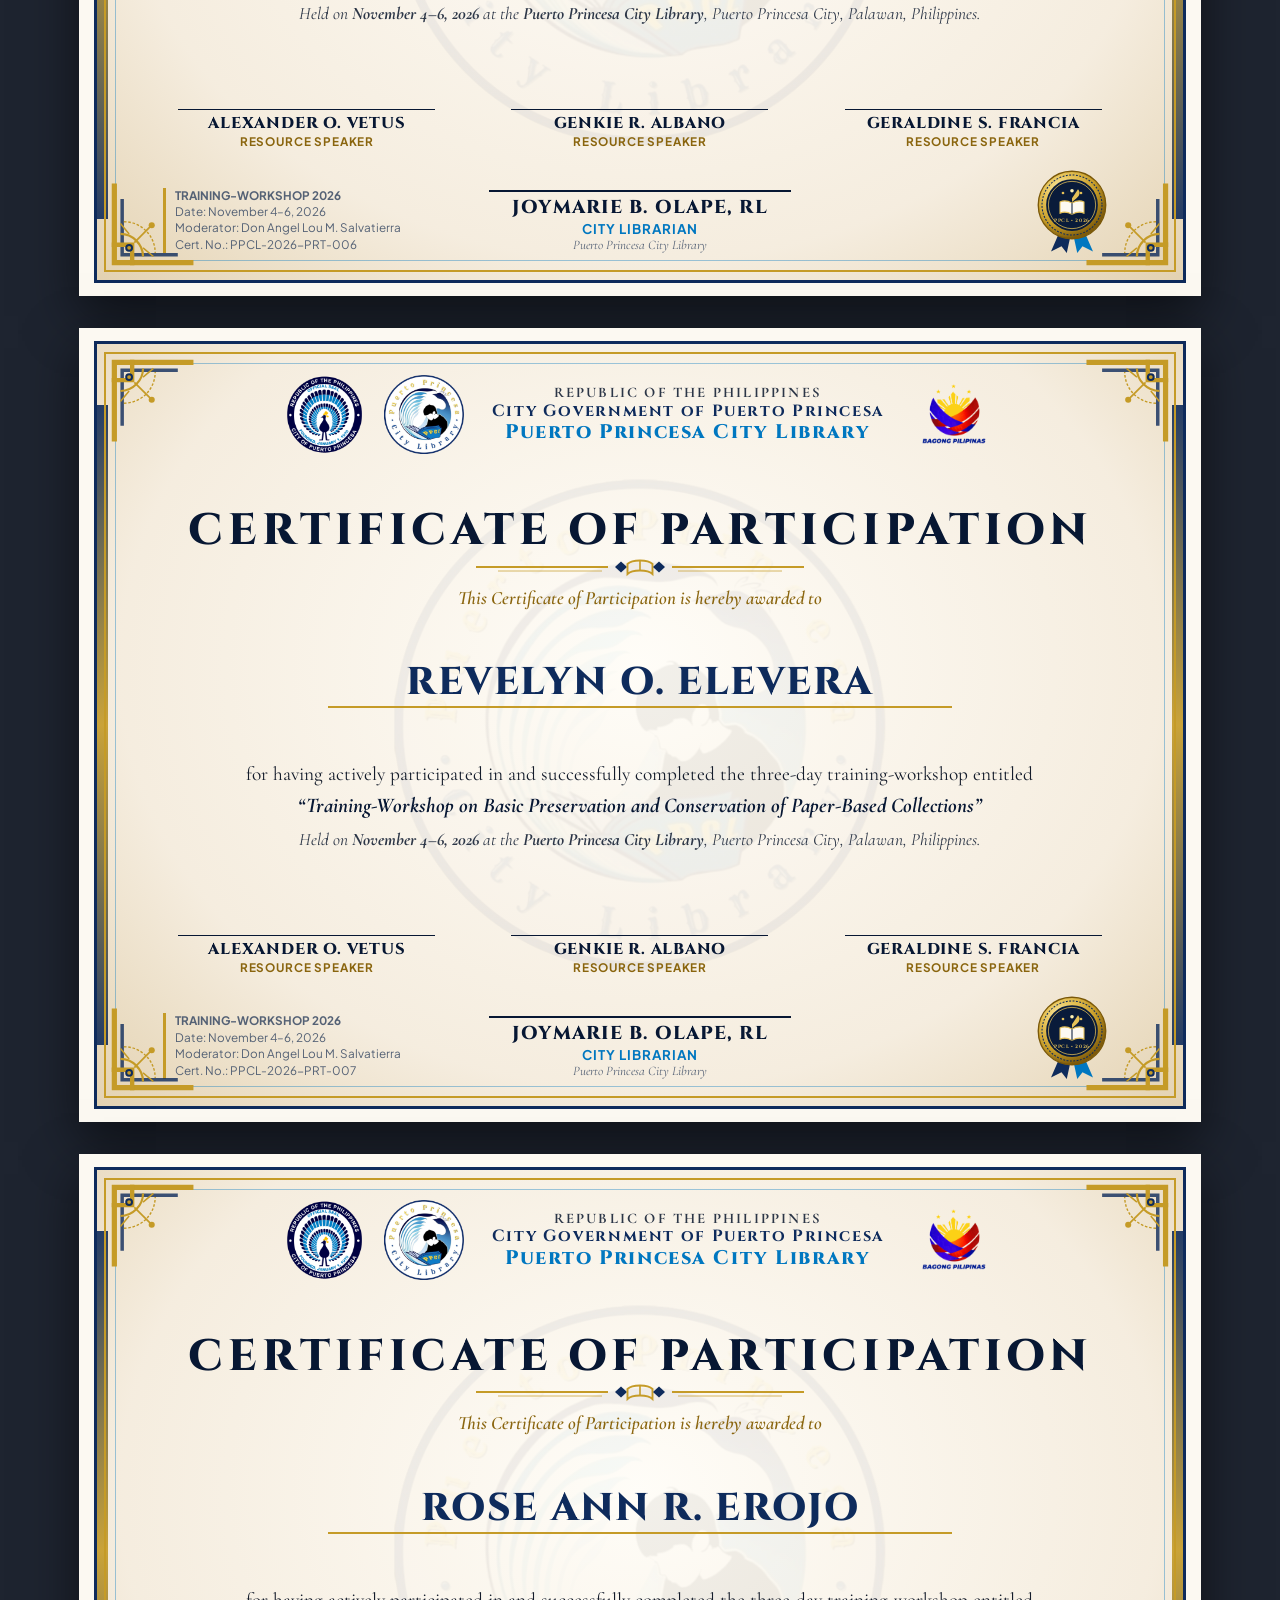
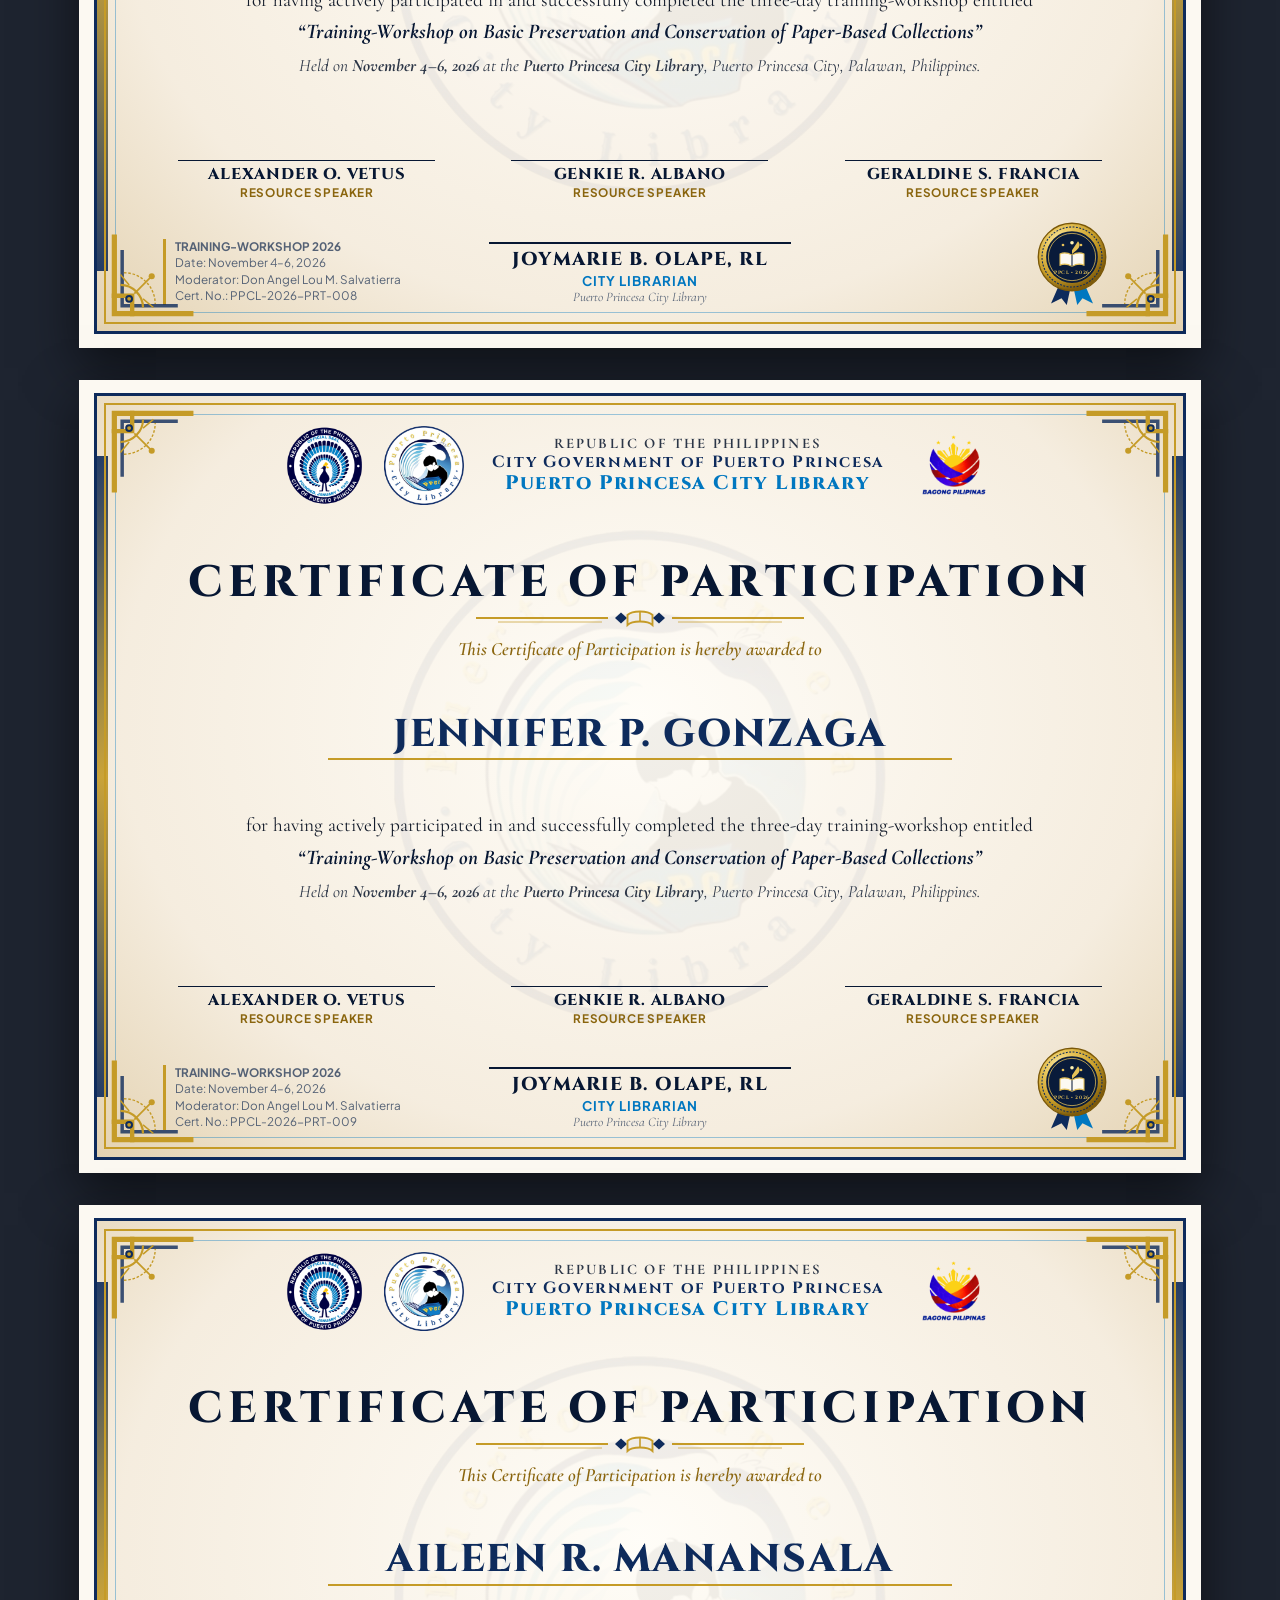
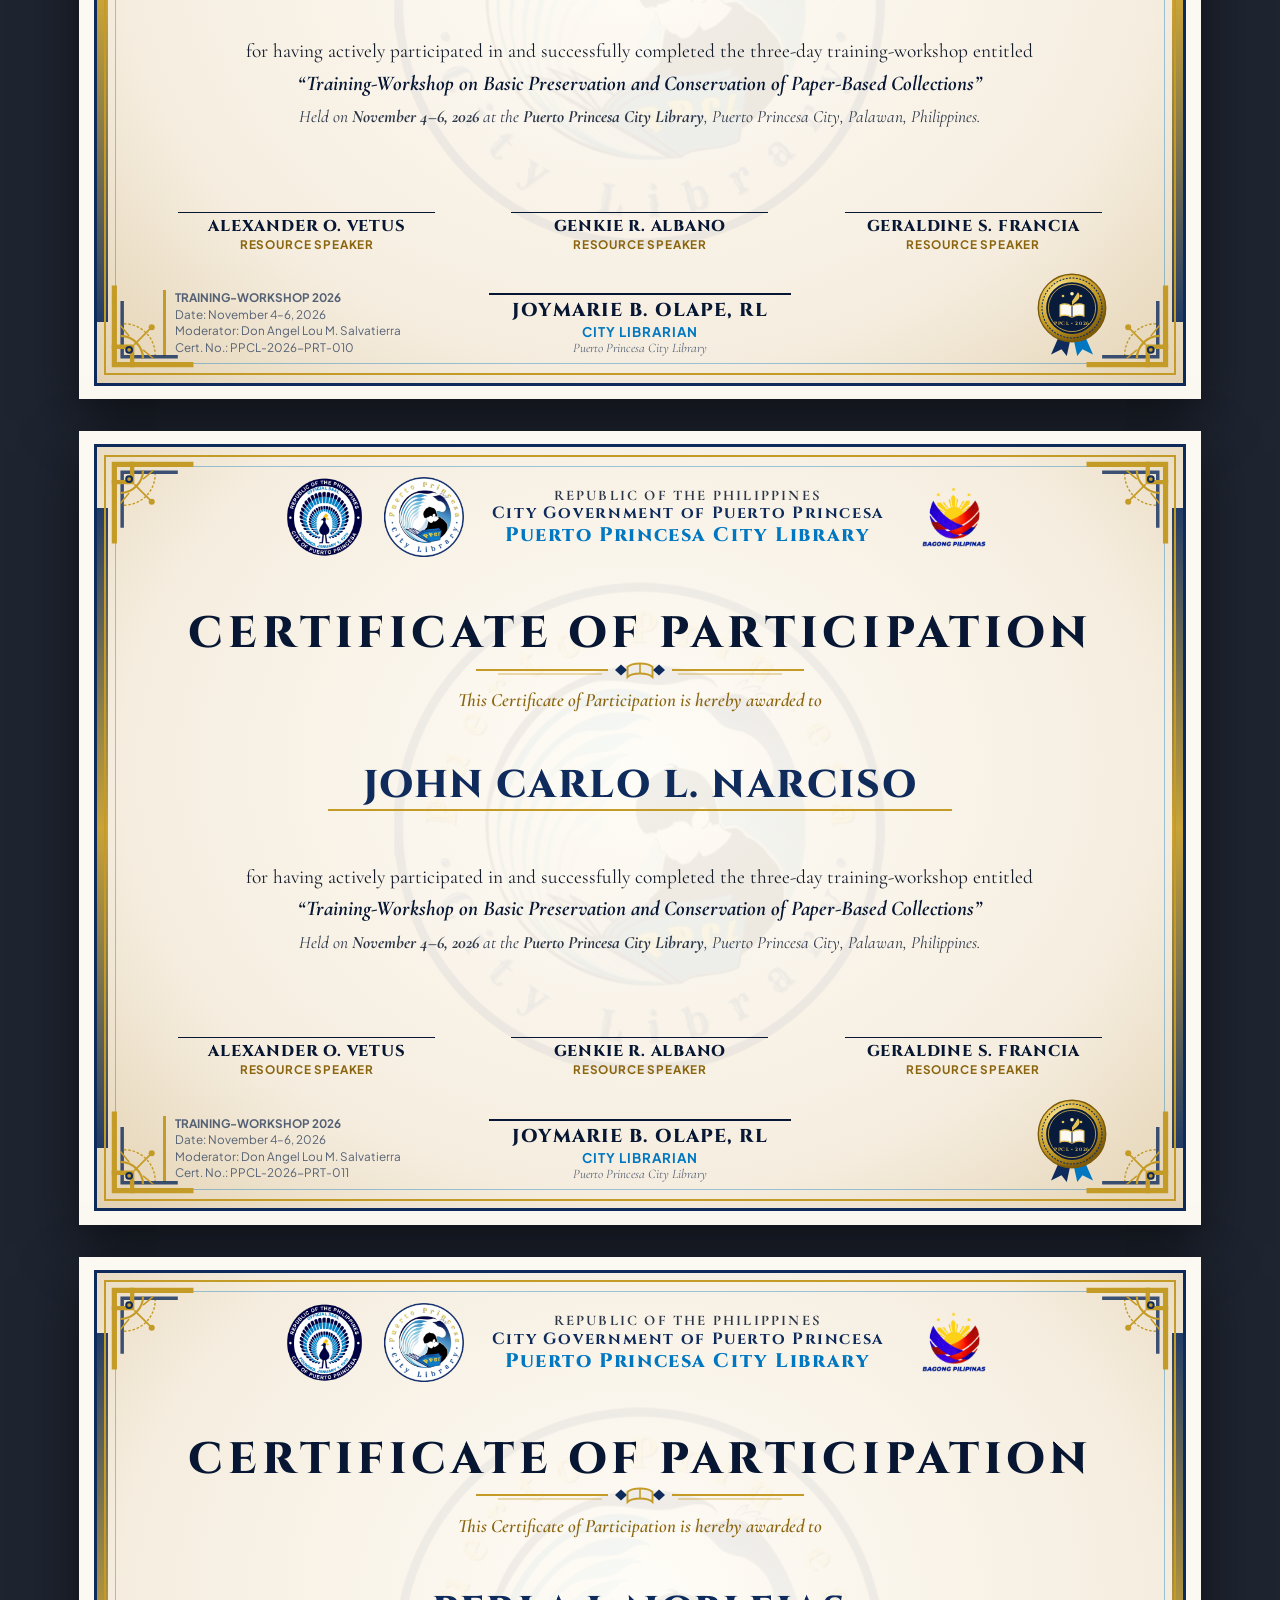
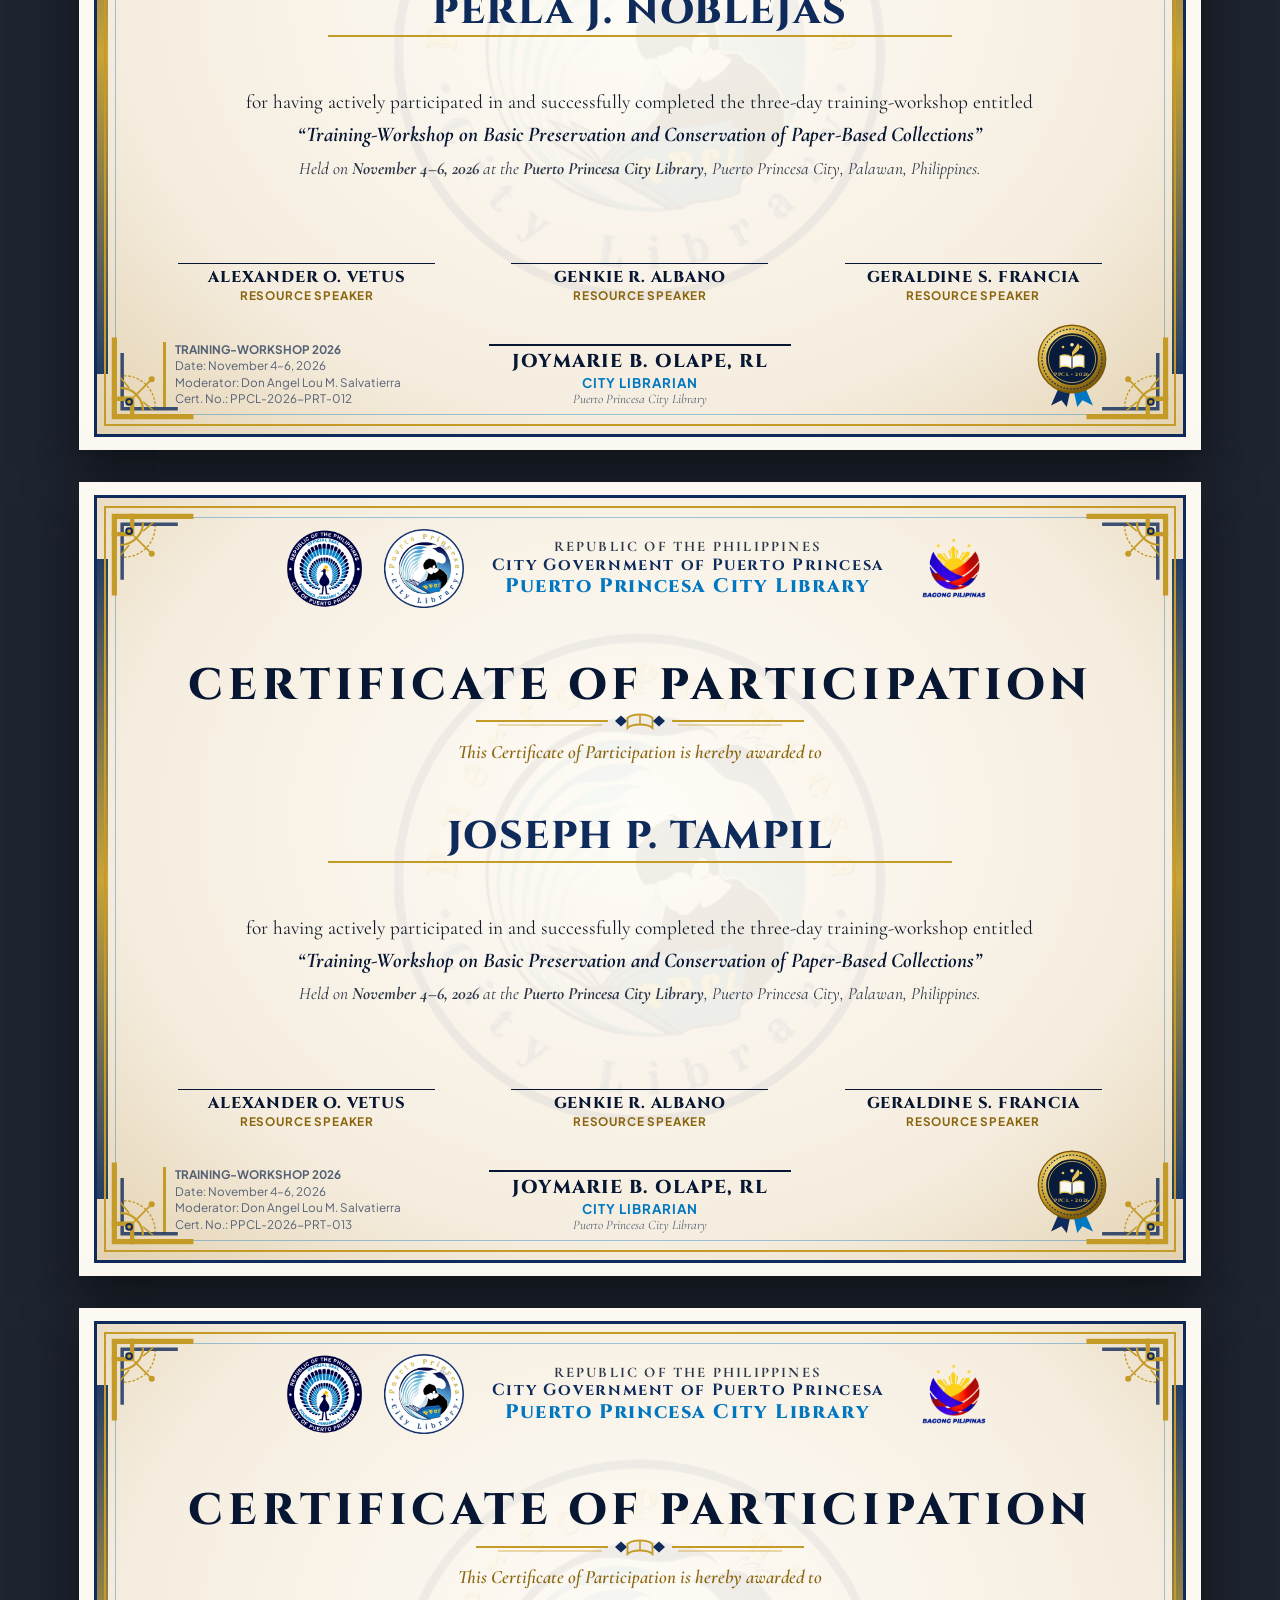
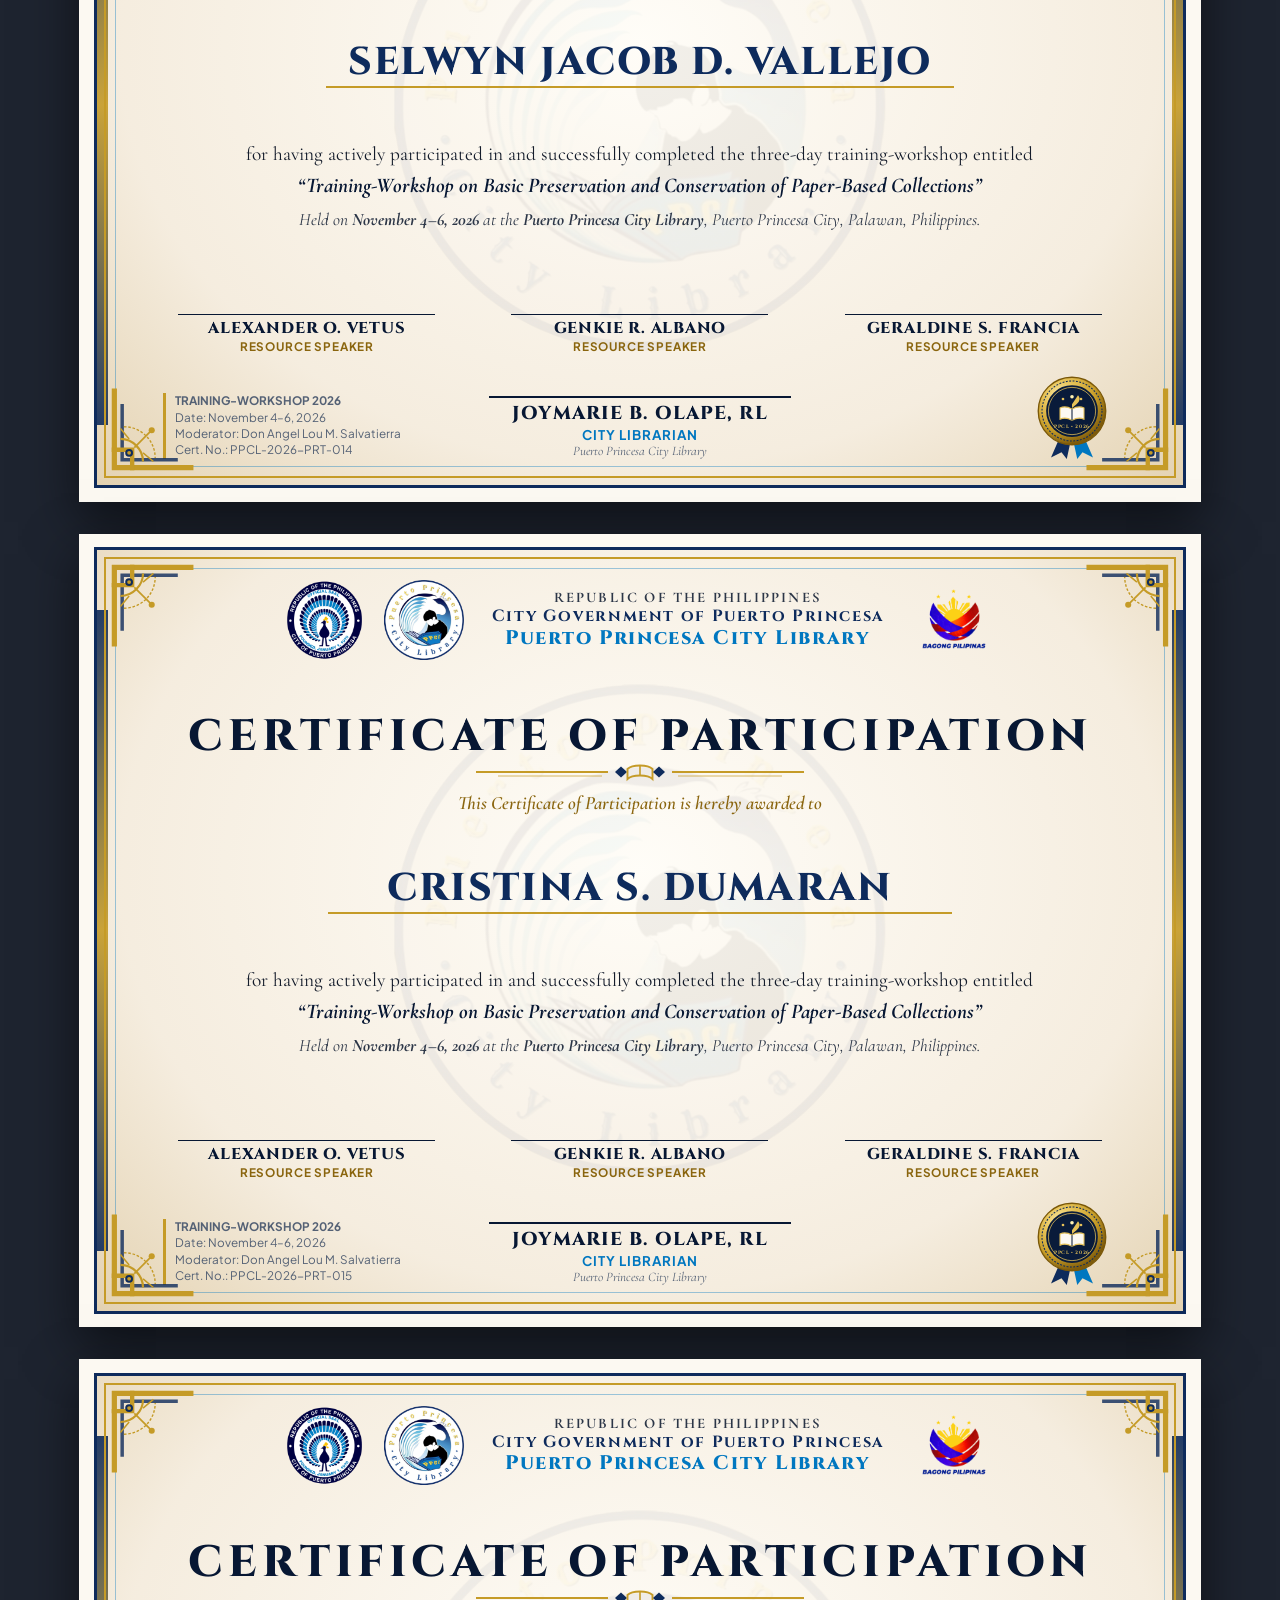
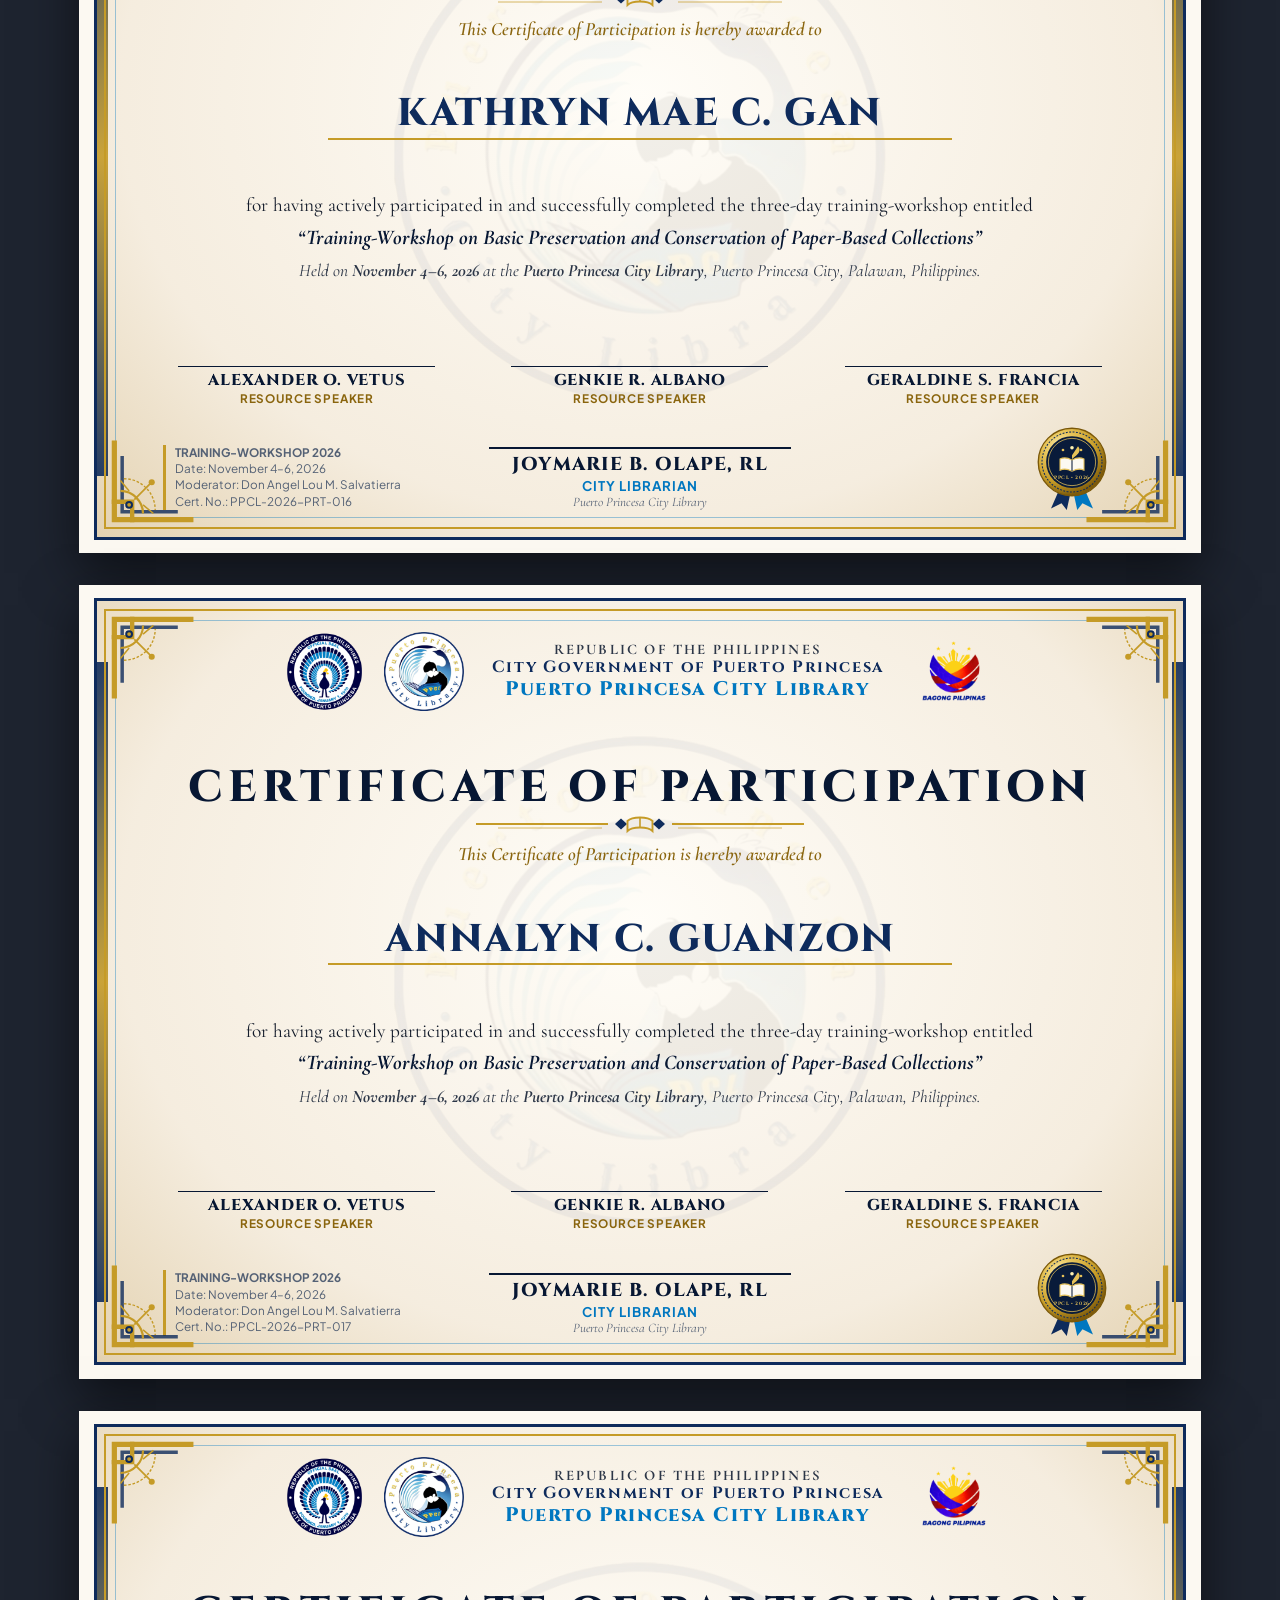
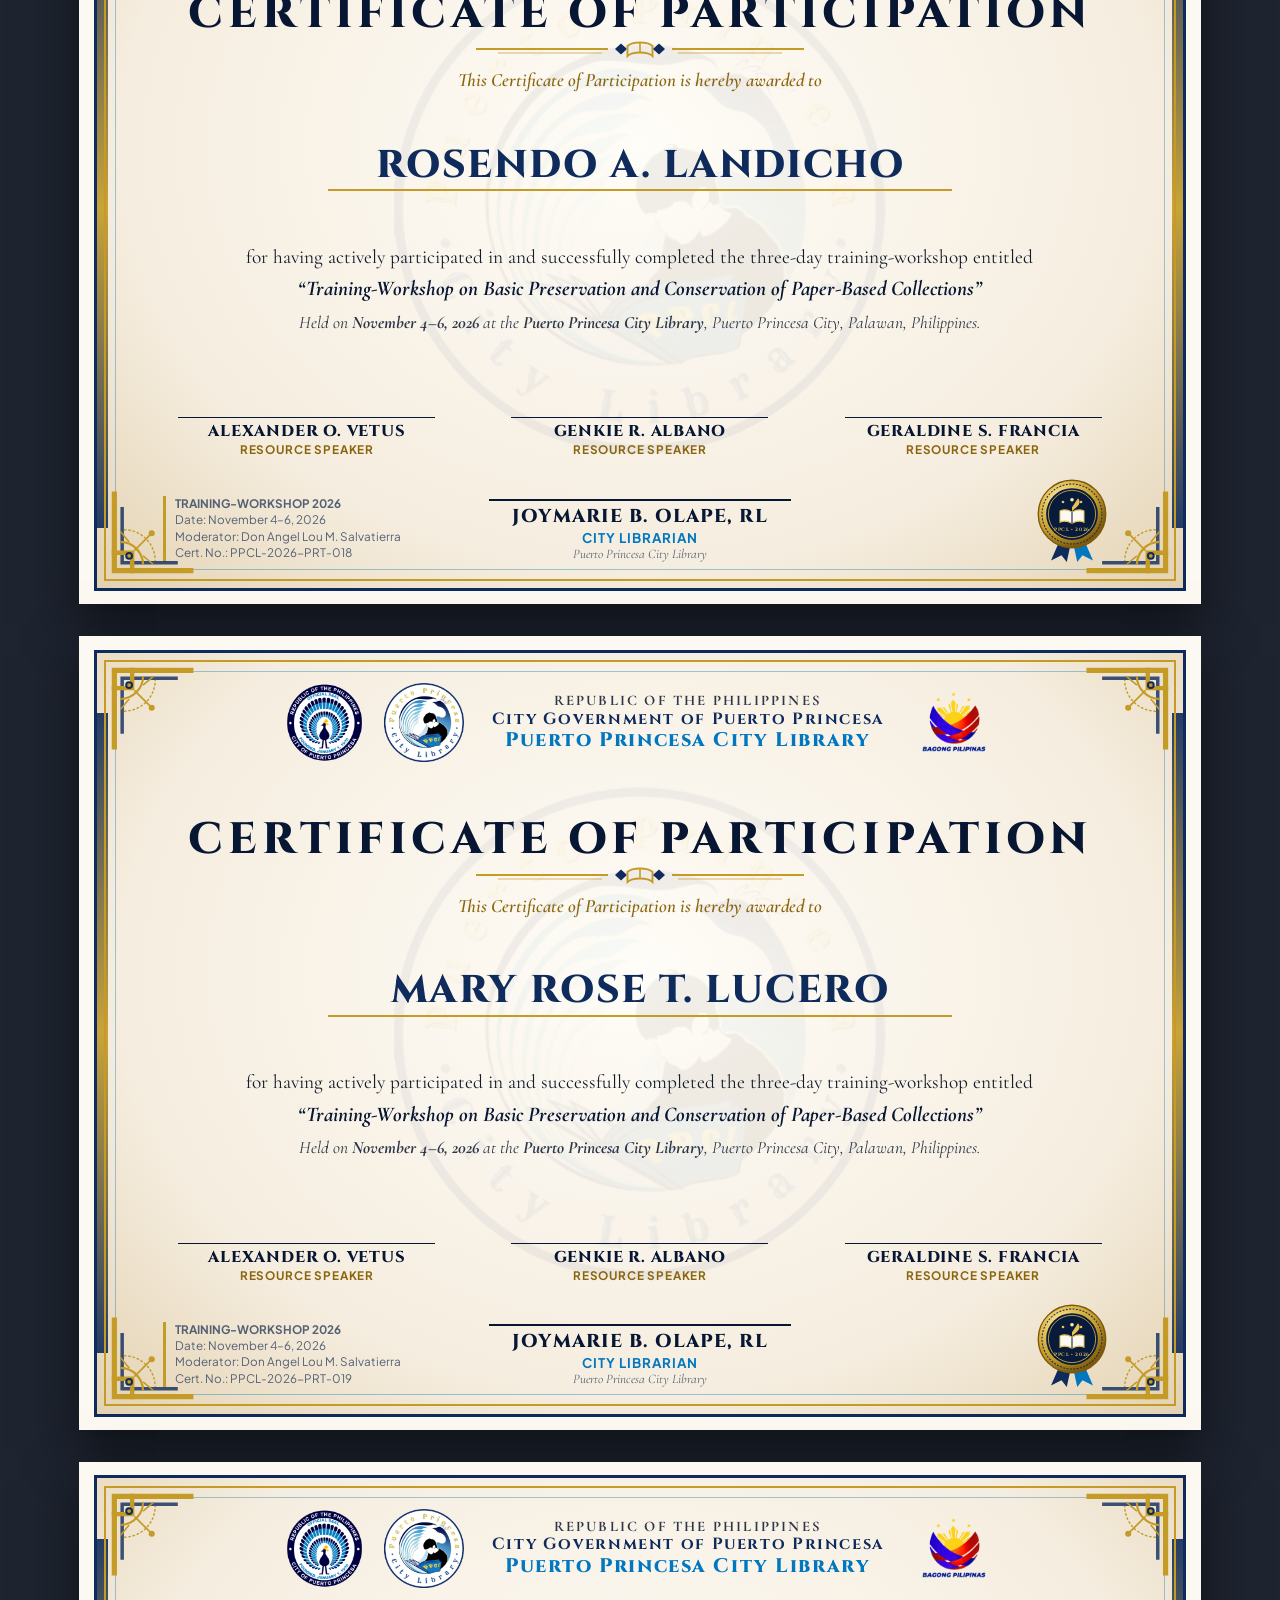
<file: 02-certificate-participants.html>
<!DOCTYPE html>
<html lang="en">
<head>
  <meta charset="UTF-8" />
  <meta name="viewport" content="width=device-width, initial-scale=1.0" />
  <title>Certificate of Participation — All 25 Participants (A4 Landscape)</title>
  <link rel="stylesheet" href="shared/theme.css" />
  <script src="shared/ornaments.js"></script>
  <style>
    @page {
      size: 297mm 210mm;
      margin: 0;
    }

    .batch-panel {
      background: #141E30;
      border: 1px solid rgba(229, 193, 88, 0.35);
      border-radius: 10px;
      padding: 14px 20px;
      width: 100%;
      max-width: 1120px;
      color: #E2E8F0;
      display: none;
      flex-direction: column;
      gap: 10px;
    }

    .batch-panel.open {
      display: flex;
    }

    .batch-panel textarea {
      width: 100%;
      min-height: 180px;
      background: #0B1320;
      color: #FFFFFF;
      border: 1px solid rgba(79, 168, 224, 0.45);
      border-radius: 6px;
      padding: 10px;
      font-family: var(--font-sans);
      font-size: 13px;
    }

    .cert-page {
      width: 297mm;
      height: 210mm;
      position: relative;
      overflow: hidden;
      /* Narrowed outer margin so no space is wasted */
      padding: 3.5mm 4mm;
      box-shadow: 0 20px 50px rgba(0, 0, 0, 0.55);
      display: flex;
      align-items: stretch;
      justify-content: center;
      background-color: var(--parchment-bg);
    }

    .cert-frame-outer {
      width: 100%;
      height: 100%;
      border: 3.5px solid var(--navy-royal);
      padding: 2mm;
      position: relative;
      background:
        radial-gradient(ellipse at 50% 42%, rgba(255, 253, 248, 0.96) 0%, rgba(244, 235, 220, 0.88) 68%, rgba(226, 208, 174, 0.94) 100%);
      display: flex;
    }

    .side-accent-left,
    .side-accent-right {
      position: absolute;
      top: 16mm;
      bottom: 16mm;
      width: 3mm;
      background: linear-gradient(180deg, var(--navy-royal) 0%, var(--gold-rich) 50%, var(--navy-royal) 100%);
      opacity: 0.9;
    }
    .side-accent-left { left: 0; }
    .side-accent-right { right: 0; }

    .cert-frame-inner {
      width: 100%;
      height: 100%;
      border: 2.2px solid var(--gold-rich);
      outline: 1.2px solid rgba(0, 119, 192, 0.38);
      outline-offset: -3.2mm;
      padding: 5mm 10mm 4.5mm;
      position: relative;
      display: flex;
      flex-direction: column;
      justify-content: space-between;
      align-items: center;
      text-align: center;
      z-index: 2;
    }

    .watermark-seal {
      position: absolute;
      top: 50%;
      left: 50%;
      transform: translate(-50%, -50%);
      width: 130mm;
      height: 130mm;
      opacity: 0.05;
      pointer-events: none;
      z-index: 0;
      object-fit: contain;
    }

    .corner {
      position: absolute;
      width: 23mm;
      height: 23mm;
      z-index: 3;
      pointer-events: none;
    }
    .corner svg { width: 100%; height: 100%; }
    .corner.tl { top: 1mm; left: 1mm; }
    .corner.tr { top: 1mm; right: 1mm; transform: scaleX(-1); }
    .corner.bl { bottom: 1mm; left: 1mm; transform: scaleY(-1); }
    .corner.br { bottom: 1mm; right: 1mm; transform: scale(-1, -1); }

    /* Header */
    .cert-header {
      display: flex;
      align-items: center;
      justify-content: center;
      gap: 20px;
      width: 100%;
      z-index: 2;
    }

    .cert-header .logo-seal {
      width: 21mm;
      height: 21mm;
      object-fit: contain;
    }

    .cert-header .logo-bagong {
      width: 22mm;
      height: 22mm;
      object-fit: contain;
    }

    .header-gov-text {
      display: flex;
      flex-direction: column;
      align-items: center;
      line-height: 1.2;
      padding: 0 8px;
    }

    .header-gov-text .rep {
      font-family: var(--font-serif);
      font-size: 11pt;
      font-weight: 700;
      letter-spacing: 0.15em;
      text-transform: uppercase;
      color: var(--ink-body);
    }

    .header-gov-text .city {
      font-family: var(--font-display);
      font-size: 12.2pt;
      font-weight: 700;
      letter-spacing: 0.1em;
      color: var(--navy-royal);
    }

    .header-gov-text .lib {
      font-family: var(--font-display);
      font-size: 14.8pt;
      font-weight: 800;
      letter-spacing: 0.08em;
      color: var(--blue-cerulean);
    }

    /* Title */
    .cert-title-block {
      display: flex;
      flex-direction: column;
      align-items: center;
      z-index: 2;
    }

    .cert-title-main {
      font-family: var(--font-display);
      font-size: 33pt;
      font-weight: 800;
      letter-spacing: 0.11em;
      text-transform: uppercase;
      color: var(--navy-deep);
      line-height: 1.03;
    }

    .cert-subtitle-pill {
      margin-top: 1mm;
      font-family: var(--font-serif);
      font-style: italic;
      font-size: 14.2pt;
      font-weight: 600;
      color: var(--gold-dark);
    }

    /* Participant Name */
    .recipient-block {
      display: flex;
      flex-direction: column;
      align-items: center;
      width: 90%;
      z-index: 2;
    }

    .recipient-name {
      font-family: var(--font-display);
      font-size: 29pt;
      font-weight: 800;
      color: var(--navy-royal);
      letter-spacing: 0.04em;
      padding: 0 22px 2px;
      border-bottom: 2.2px solid var(--gold-rich);
      min-width: 165mm;
      line-height: 1.12;
    }

    /* Citation */
    .citation-body {
      max-width: 248mm;
      font-family: var(--font-serif);
      font-size: 14.5pt;
      line-height: 1.42;
      color: var(--ink-dark);
      z-index: 2;
    }

    .citation-body .workshop-title {
      font-weight: 700;
      font-style: italic;
      color: var(--navy-deep);
      font-size: 15.8pt;
      display: inline-block;
      margin-top: 0.8mm;
    }

    .citation-given {
      margin-top: 1.8mm;
      font-size: 13pt;
      font-style: italic;
      color: var(--ink-body);
    }

    /* 4-Signatory Block (3 Speakers + 1 City Librarian) */
    .signatories-wrapper {
      width: 100%;
      display: flex;
      flex-direction: column;
      gap: 3mm;
      z-index: 2;
    }

    .speakers-sig-row {
      display: grid;
      grid-template-columns: repeat(3, 1fr);
      gap: 10mm;
      width: 100%;
      padding: 0 4mm;
    }

    .sig-box {
      display: flex;
      flex-direction: column;
      align-items: center;
    }

    .sig-box .sig-line {
      width: 68mm;
      height: 8mm;
      border-bottom: 1.8px solid var(--navy-deep);
      margin-bottom: 3px;
    }

    .sig-box .sig-name {
      font-family: var(--font-display);
      font-size: 11.8pt;
      font-weight: 800;
      letter-spacing: 0.05em;
      color: var(--navy-deep);
    }

    .sig-box .sig-role {
      font-family: var(--font-sans);
      font-size: 8.8pt;
      font-weight: 700;
      text-transform: uppercase;
      letter-spacing: 0.07em;
      color: var(--gold-dark);
    }

    .bottom-librarian-row {
      display: grid;
      grid-template-columns: 1fr auto 1fr;
      align-items: end;
      width: 100%;
      padding: 0 5mm;
    }

    .cert-meta-left {
      text-align: left;
      font-family: var(--font-sans);
      font-size: 8.8pt;
      color: var(--ink-muted);
      line-height: 1.4;
      border-left: 3px solid var(--gold-rich);
      padding-left: 9px;
    }

    .librarian-sig-box {
      display: flex;
      flex-direction: column;
      align-items: center;
    }

    .librarian-sig-box .sig-line {
      width: 80mm;
      height: 8.5mm;
      border-bottom: 2px solid var(--navy-deep);
      margin-bottom: 3px;
    }

    .librarian-sig-box .sig-name {
      font-family: var(--font-display);
      font-size: 14pt;
      font-weight: 800;
      letter-spacing: 0.06em;
      color: var(--navy-deep);
    }

    .librarian-sig-box .sig-role {
      font-family: var(--font-sans);
      font-size: 10pt;
      font-weight: 700;
      text-transform: uppercase;
      letter-spacing: 0.08em;
      color: var(--blue-cerulean);
    }

    .librarian-sig-box .sig-office {
      font-family: var(--font-serif);
      font-size: 9.8pt;
      font-style: italic;
      color: var(--ink-muted);
    }

    .seal-right {
      display: flex;
      justify-content: flex-end;
      align-items: center;
    }
  </style>
</head>
<body>

  <div class="studio-toolbar">
    <div class="toolbar-left">
      <a href="index.html" class="back-link">← Studio Hub</a>
      <h1>2. Certificate for Participants (All 25 Loaded)</h1>
      <span class="spec-badge">A4 Landscape • Narrow Margins • 25 Pages</span>
    </div>
    <div class="toolbar-actions">
      <button class="btn-outline" onclick="document.getElementById('batchPanel').classList.toggle('open')">
        👥 Edit Participant List (25)
      </button>
      <button class="btn-gold" onclick="window.print()">🖨️ Print / Save All 25 PDFs (A4)</button>
    </div>
  </div>

  <!-- Pre-populated from participants.txt -->
  <div id="batchPanel" class="batch-panel">
    <div style="display:flex; justify-content:space-between; align-items:center;">
      <strong>Participant List from <code>participants.txt</code> (25 Participants — one per line):</strong>
      <button class="btn-gold" onclick="renderBatchCertificates()">Update Pages</button>
    </div>
    <textarea id="participantListInput">VIVIEN F. BANZUELO, RL
IRENE DIANNE A. ESTRADA-TORRES
DON ANGEL LOU M. SALVATIERRA
JUDITH C. ALARO
IMELDA G. BALDEVIESO
IYNOR D. CUDIO
REVELYN O. ELEVERA
ROSE ANN R. EROJO
JENNIFER P. GONZAGA
AILEEN R. MANANSALA
JOHN CARLO L. NARCISO
PERLA J. NOBLEJAS
JOSEPH P. TAMPIL
SELWYN JACOB D. VALLEJO
CRISTINA S. DUMARAN
KATHRYN MAE C. GAN
ANNALYN C. GUANZON
ROSENDO A. LANDICHO
MARY ROSE T. LUCERO
ELLEN JEAN N. MADRID
JOAN C. MERCED
MYRNA C. PALAO
ANNA ELYZZA JANE T. RAMOS
MARY MAY L. VILLAVICENCIO
JOYMARIE B. OLAPE, RL</textarea>
  </div>

  <div id="participant-certs-container" style="display:flex; flex-direction:column; gap:32px;"></div>

  <script>
    function buildParticipantCertificate(participantName, index) {
      const refNum = String(index + 1).padStart(3, '0');
      return `
        <div class="cert-frame-outer">
          <div class="side-accent-left"></div>
          <div class="side-accent-right"></div>

          <div class="cert-frame-inner">
            <div class="corner tl">${PPCLOrnaments.cornerFiligree(86)}</div>
            <div class="corner tr">${PPCLOrnaments.cornerFiligree(86)}</div>
            <div class="corner bl">${PPCLOrnaments.cornerFiligree(86)}</div>
            <div class="corner br">${PPCLOrnaments.cornerFiligree(86)}</div>

            <img class="watermark-seal" src="logo/ppcitylibrary-logo.png" alt="" />

            <header class="cert-header">
              <img class="logo-seal" src="logo/Puerto_Princesa_city_seal.svg.png" alt="Puerto Princesa City Seal" />
              <img class="logo-seal" src="logo/ppcitylibrary-logo.png" alt="Puerto Princesa City Library Logo" />
              <div class="header-gov-text">
                <span class="rep">Republic of the Philippines</span>
                <span class="city">City Government of Puerto Princesa</span>
                <span class="lib">Puerto Princesa City Library</span>
              </div>
              <img class="logo-bagong" src="logo/BAGONG-PILIPINAS-LOGO-1-1.png" alt="Bagong Pilipinas Logo" />
            </header>

            <div class="cert-title-block">
              <h2 class="cert-title-main" contenteditable="true">Certificate of Participation</h2>
              <div style="margin-top:1px;">${PPCLOrnaments.dividerWithBook(340)}</div>
              <p class="cert-subtitle-pill" contenteditable="true">This Certificate of Participation is hereby awarded to</p>
            </div>

            <div class="recipient-block">
              <div class="recipient-name" contenteditable="true">${participantName}</div>
            </div>

            <div class="citation-body" contenteditable="true">
              for having actively participated in and successfully completed the three-day training-workshop entitled
              <br />
              <span class="workshop-title">“Training-Workshop on Basic Preservation and Conservation of Paper-Based Collections”</span>
              <div class="citation-given">
                Held on <strong>November 4–6, 2026</strong> at the <strong>Puerto Princesa City Library</strong>,
                Puerto Princesa City, Palawan, Philippines.
              </div>
            </div>

            <footer class="signatories-wrapper">
              <div class="speakers-sig-row">
                <div class="sig-box">
                  <div class="sig-line"></div>
                  <div class="sig-name" contenteditable="true">ALEXANDER O. VETUS</div>
                  <div class="sig-role" contenteditable="true">Resource Speaker</div>
                </div>
                <div class="sig-box">
                  <div class="sig-line"></div>
                  <div class="sig-name" contenteditable="true">GENKIE R. ALBANO</div>
                  <div class="sig-role" contenteditable="true">Resource Speaker</div>
                </div>
                <div class="sig-box">
                  <div class="sig-line"></div>
                  <div class="sig-name" contenteditable="true">GERALDINE S. FRANCIA</div>
                  <div class="sig-role" contenteditable="true">Resource Speaker</div>
                </div>
              </div>

              <div class="bottom-librarian-row">
                <div class="cert-meta-left" contenteditable="true">
                  <strong>TRAINING-WORKSHOP 2026</strong><br />
                  Date: November 4–6, 2026<br />
                  Moderator: Don Angel Lou M. Salvatierra<br />
                  Cert. No.: PPCL-2026-PRT-${refNum}
                </div>

                <div class="librarian-sig-box">
                  <div class="sig-line"></div>
                  <div class="sig-name" contenteditable="true">JOYMARIE B. OLAPE, RL</div>
                  <div class="sig-role" contenteditable="true">City Librarian</div>
                  <div class="sig-office" contenteditable="true">Puerto Princesa City Library</div>
                </div>

                <div class="seal-right">
                  ${PPCLOrnaments.goldSealBadge(90)}
                </div>
              </div>
            </footer>
          </div>
        </div>
      `;
    }

    function renderBatchCertificates() {
      const raw = document.getElementById('participantListInput').value;
      const names = raw.split('\n').map(n => n.trim()).filter(Boolean);
      const container = document.getElementById('participant-certs-container');
      container.innerHTML = '';
      names.forEach((name, idx) => {
        const page = document.createElement('section');
        page.className = 'cert-page print-page';
        page.id = `participant-cert-${idx + 1}`;
        page.innerHTML = buildParticipantCertificate(name, idx);
        container.appendChild(page);
      });
    }

    renderBatchCertificates();
  </script>
</body>
</html>
</file>
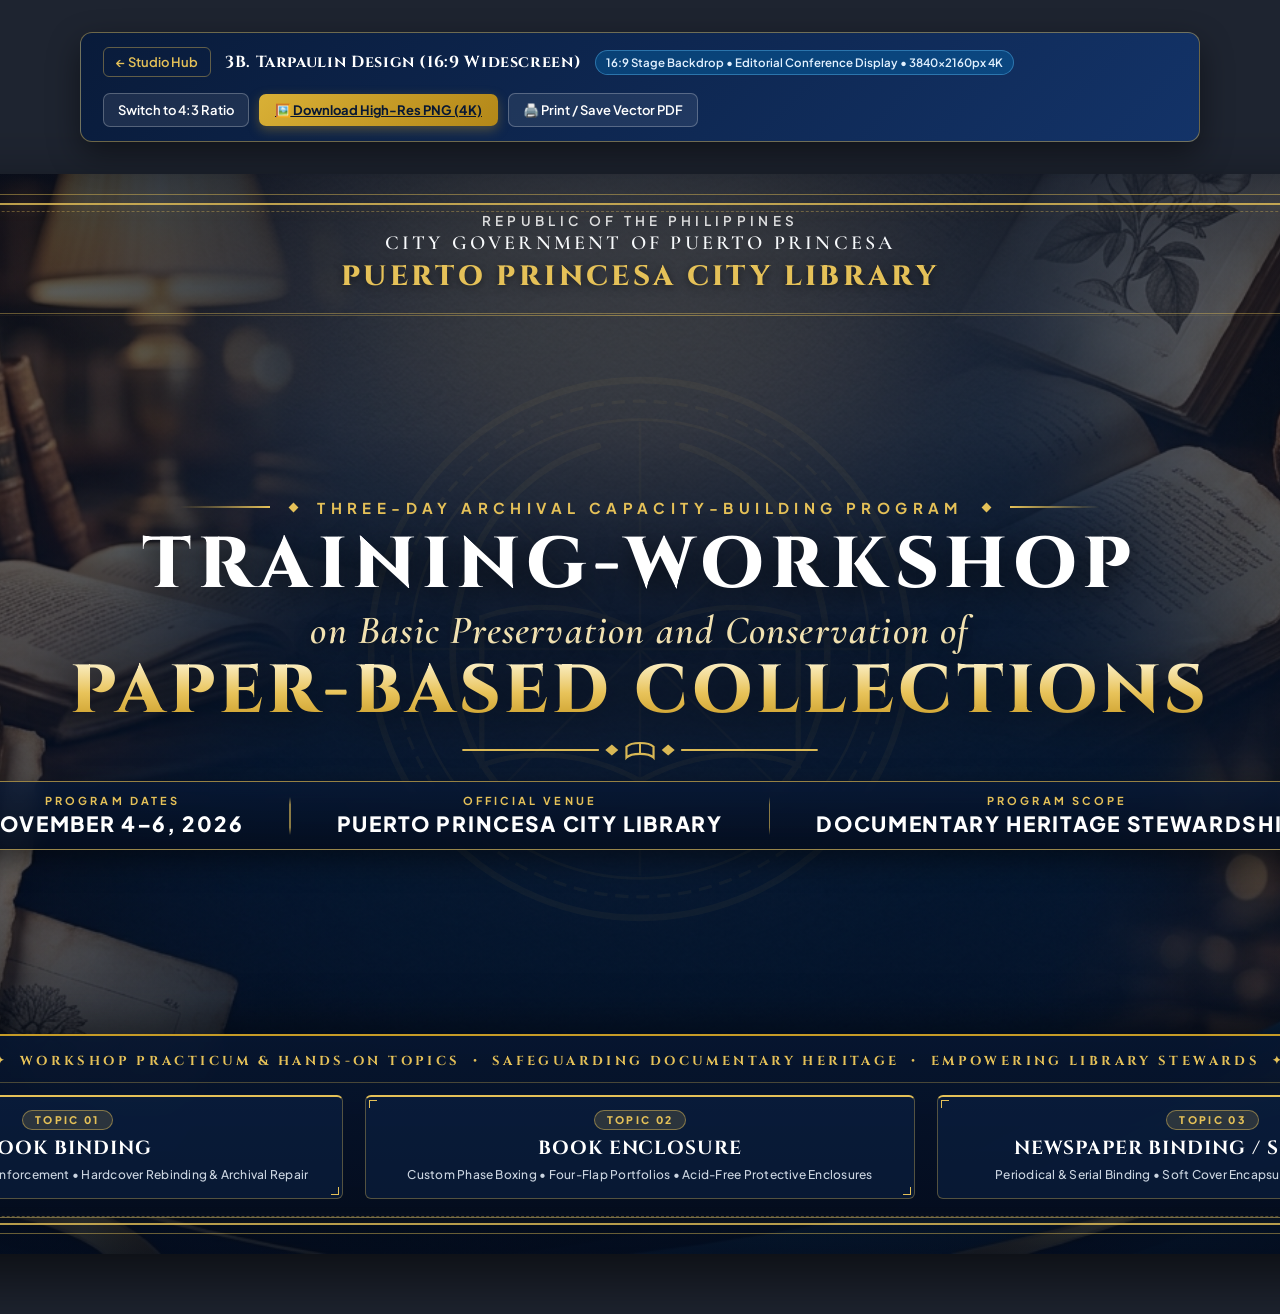
<file: 03-tarpaulin-16x9.html>
<!DOCTYPE html>
<html lang="en">
<head>
  <meta charset="UTF-8" />
  <meta name="viewport" content="width=device-width, initial-scale=1.0" />
  <title>Tarpaulin Design (16:9 Widescreen) — PPCL Training-Workshop</title>
  <link rel="stylesheet" href="shared/theme.css" />
  <style>
    @page {
      size: 1920px 1080px;
      margin: 0;
    }

    .tarp-16x9 {
      width: 1920px;
      height: 1080px;
      position: relative;
      overflow: hidden;
      background-color: #06152D;
      color: #FFFFFF;
      box-shadow: 0 24px 60px rgba(0, 0, 0, 0.65);
      display: flex;
      flex-direction: column;
      justify-content: space-between;
    }

    /* Full-Bleed Archival Photographic Backdrop */
    .tarp-backdrop-img {
      position: absolute;
      inset: 0;
      width: 100%;
      height: 100%;
      object-fit: cover;
      object-position: center center;
      z-index: 0;
    }

    /* Dramatic Deep Navy Scrim & Atmospheric Vignette */
    .tarp-editorial-scrim {
      position: absolute;
      inset: 0;
      background:
        radial-gradient(ellipse 60% 48% at 50% 42%, rgba(5, 17, 38, 0.84) 0%, rgba(5, 17, 38, 0.52) 65%, rgba(4, 12, 28, 0.22) 100%),
        linear-gradient(180deg, rgba(4, 14, 32, 0.72) 0%, rgba(6, 20, 45, 0.12) 24%, rgba(6, 20, 45, 0.22) 64%, rgba(4, 12, 28, 0.88) 100%);
      z-index: 1;
    }

    /* Neoclassical Multi-Tier Architectural Gold Framing */
    .tarp-architectural-border {
      position: absolute;
      inset: 20px;
      border: 1.5px solid rgba(229, 193, 88, 0.45);
      pointer-events: none;
      z-index: 4;
    }

    .tarp-architectural-border::before {
      content: "";
      position: absolute;
      inset: 8px;
      border: 2px solid rgba(229, 193, 88, 0.8);
      box-shadow: inset 0 0 20px rgba(229, 193, 88, 0.08);
    }

    .tarp-architectural-border::after {
      content: "";
      position: absolute;
      inset: 16px;
      border: 1px dashed rgba(229, 193, 88, 0.35);
    }

    /* Corner Ornamental Filigrees */
    .corner-ornament {
      position: absolute;
      width: 72px;
      height: 72px;
      z-index: 5;
      pointer-events: none;
    }
    .corner-ornament svg {
      width: 100%;
      height: 100%;
    }
    .corner-tl { top: 22px; left: 22px; }
    .corner-tr { top: 22px; right: 22px; transform: scaleX(-1); }
    .corner-bl { bottom: 22px; left: 22px; transform: scaleY(-1); }
    .corner-br { bottom: 22px; right: 22px; transform: scale(-1, -1); }

    /* Side Architectural Guidelines */
    .side-accent-left, .side-accent-right {
      position: absolute;
      top: 140px;
      bottom: 240px;
      width: 1px;
      background: linear-gradient(180deg, transparent 0%, rgba(229, 193, 88, 0.35) 20%, rgba(229, 193, 88, 0.35) 80%, transparent 100%);
      z-index: 4;
      pointer-events: none;
    }
    .side-accent-left { left: 54px; }
    .side-accent-right { right: 54px; }

    /* Subtle Archival Conservation Crest Watermark */
    .crest-watermark {
      position: absolute;
      top: 44%;
      left: 50%;
      transform: translate(-50%, -50%);
      width: 580px;
      height: 580px;
      opacity: 0.045;
      z-index: 2;
      pointer-events: none;
    }

    /* Content Layout Container */
    .tarp-content {
      position: relative;
      z-index: 3;
      width: 100%;
      height: 100%;
      padding: 38px 84px 36px;
      display: flex;
      flex-direction: column;
      justify-content: space-between;
      align-items: center;
    }

    /* 1. Institutional Authority Header */
    .inst-header {
      width: 100%;
      display: flex;
      align-items: center;
      justify-content: space-between;
      padding-bottom: 18px;
      border-bottom: 1px solid rgba(229, 193, 88, 0.4);
      position: relative;
    }

    .inst-header::after {
      content: "";
      position: absolute;
      bottom: -3px;
      left: 10%;
      right: 10%;
      height: 1px;
      background: linear-gradient(90deg, transparent 0%, rgba(229, 193, 88, 0.5) 50%, transparent 100%);
    }

    .inst-logos-group {
      display: flex;
      align-items: center;
      gap: 16px;
    }

    .logo-medallion {
      width: 82px;
      height: 82px;
      border-radius: 50%;
      background: #FFFFFF;
      padding: 5px;
      box-shadow: 0 8px 24px rgba(0, 0, 0, 0.45);
      border: 2px solid var(--gold-rich);
      display: flex;
      align-items: center;
      justify-content: center;
    }

    .logo-medallion img {
      width: 100%;
      height: 100%;
      object-fit: contain;
    }

    .seal-medallion {
      width: 82px;
      height: 82px;
      border-radius: 50%;
      background: linear-gradient(135deg, rgba(14, 43, 92, 0.9) 0%, rgba(6, 20, 45, 0.95) 100%);
      border: 2px solid var(--gold-bright);
      box-shadow: 0 8px 24px rgba(0, 0, 0, 0.45);
      display: flex;
      align-items: center;
      justify-content: center;
      padding: 6px;
    }

    .inst-agency-copy {
      display: flex;
      flex-direction: column;
      align-items: center;
      text-align: center;
      gap: 2px;
    }

    .inst-agency-copy .gov-rep {
      font-family: var(--font-sans);
      font-size: 13.5px;
      font-weight: 600;
      letter-spacing: 0.32em;
      text-transform: uppercase;
      color: rgba(255, 255, 255, 0.84);
    }

    .inst-agency-copy .gov-lgu {
      font-family: var(--font-serif);
      font-size: 20px;
      font-weight: 600;
      letter-spacing: 0.16em;
      text-transform: uppercase;
      color: #F8FAFC;
    }

    .inst-agency-copy .gov-lib {
      font-family: var(--font-display);
      font-size: 28px;
      font-weight: 800;
      letter-spacing: 0.12em;
      text-transform: uppercase;
      color: var(--gold-bright);
      margin-top: 1px;
      text-shadow: 0 2px 10px rgba(0, 0, 0, 0.5);
    }

    /* 2. Monumental Focal Stage */
    .focal-stage {
      display: flex;
      flex-direction: column;
      align-items: center;
      text-align: center;
      max-width: 1620px;
      margin: auto 0;
    }

    .overline-lockup {
      display: flex;
      align-items: center;
      gap: 20px;
      margin-bottom: 12px;
    }

    .overline-rule {
      width: 90px;
      height: 1.5px;
      background: linear-gradient(90deg, transparent 0%, var(--gold-bright) 100%);
    }
    .overline-rule.right {
      background: linear-gradient(90deg, var(--gold-bright) 0%, transparent 100%);
    }

    .diamond-bullet {
      width: 7px;
      height: 7px;
      background: var(--gold-bright);
      transform: rotate(45deg);
    }

    .overline-text {
      font-family: var(--font-sans);
      font-size: 15px;
      font-weight: 700;
      letter-spacing: 0.36em;
      text-transform: uppercase;
      color: var(--gold-bright);
    }

    .headline-tier-1 {
      font-family: var(--font-display);
      font-size: 72px;
      font-weight: 800;
      letter-spacing: 0.09em;
      line-height: 1.02;
      color: #FFFFFF;
      text-transform: uppercase;
      text-shadow: 0 8px 30px rgba(0, 0, 0, 0.65);
    }

    .headline-tier-bridge {
      font-family: var(--font-serif);
      font-style: italic;
      font-size: 40px;
      font-weight: 600;
      color: #F3E3B2;
      letter-spacing: 0.03em;
      margin: 4px 0 2px;
      text-shadow: 0 4px 16px rgba(0, 0, 0, 0.5);
    }

    .headline-tier-2 {
      font-family: var(--font-display);
      font-size: 68px;
      font-weight: 800;
      letter-spacing: 0.06em;
      line-height: 1.05;
      text-transform: uppercase;
      background: linear-gradient(180deg, #FFF8DB 0%, #E8C35A 52%, #C59620 100%);
      -webkit-background-clip: text;
      -webkit-text-fill-color: transparent;
      filter: drop-shadow(0 6px 22px rgba(0, 0, 0, 0.6));
    }

    /* Archival Divider Ornament */
    .archival-divider-wrap {
      display: flex;
      align-items: center;
      justify-content: center;
      margin-top: 10px;
      opacity: 0.95;
    }

    /* Clean Architectural 3-Column Logistics Pedestal */
    .logistics-bar {
      margin-top: 18px;
      display: inline-flex;
      align-items: center;
      border: 1.5px solid rgba(229, 193, 88, 0.65);
      background: linear-gradient(180deg, rgba(8, 25, 54, 0.8) 0%, rgba(4, 13, 30, 0.92) 100%);
      backdrop-filter: blur(10px);
      box-shadow: 0 10px 30px rgba(0, 0, 0, 0.45);
      border-radius: 8px;
      padding: 12px 54px;
      gap: 46px;
    }

    .logistics-item {
      display: flex;
      flex-direction: column;
      align-items: center;
      gap: 3px;
    }

    .logistics-label {
      font-family: var(--font-sans);
      font-size: 11px;
      font-weight: 700;
      letter-spacing: 0.28em;
      text-transform: uppercase;
      color: var(--gold-bright);
    }

    .logistics-value {
      font-family: var(--font-sans);
      font-size: 21px;
      font-weight: 800;
      letter-spacing: 0.08em;
      text-transform: uppercase;
      color: #FFFFFF;
    }

    .logistics-divider {
      width: 1.5px;
      height: 38px;
      background: linear-gradient(180deg, transparent 0%, rgba(229, 193, 88, 0.6) 20%, rgba(229, 193, 88, 0.6) 80%, transparent 100%);
    }

    /* 3. Lower Architectural Heritage Pillars Showcase (Replacing Personal Names) */
    .heritage-framework {
      width: 100%;
      display: flex;
      flex-direction: column;
      gap: 12px;
      background: linear-gradient(180deg, rgba(7, 22, 48, 0.92) 0%, rgba(4, 13, 30, 0.98) 100%);
      border-top: 2px solid var(--gold-rich);
      border-bottom: 1.5px solid rgba(229, 193, 88, 0.5);
      backdrop-filter: blur(12px);
      box-shadow: 0 -12px 40px rgba(0, 0, 0, 0.4);
      padding: 16px 28px 18px;
      position: relative;
    }

    /* Mandate Banner Lockup */
    .mandate-banner {
      display: flex;
      align-items: center;
      justify-content: center;
      gap: 24px;
      padding-bottom: 12px;
      border-bottom: 1px solid rgba(229, 193, 88, 0.3);
      position: relative;
    }

    .mandate-rule {
      flex: 1;
      height: 1px;
      background: linear-gradient(90deg, transparent 0%, rgba(229, 193, 88, 0.45) 50%, transparent 100%);
    }

    .mandate-text {
      font-family: var(--font-display);
      font-size: 13px;
      font-weight: 700;
      letter-spacing: 0.26em;
      text-transform: uppercase;
      color: var(--gold-bright);
      display: flex;
      align-items: center;
      gap: 12px;
    }

    .mandate-star {
      color: var(--gold-bright);
      font-size: 11px;
    }

    /* 3-Column Architectural Topics Grid */
    .topics-grid-3col {
      display: grid;
      grid-template-columns: repeat(3, 1fr);
      gap: 22px;
      width: 100%;
    }

    .pillar-card {
      background: rgba(14, 38, 77, 0.48);
      border: 1px solid rgba(229, 193, 88, 0.35);
      border-top: 2.5px solid var(--gold-bright);
      border-radius: 6px;
      padding: 13px 20px 15px;
      display: flex;
      flex-direction: column;
      align-items: center;
      text-align: center;
      gap: 5px;
      position: relative;
      transition: background 0.2s ease;
    }

    .pillar-card:hover {
      background: rgba(14, 38, 77, 0.68);
    }

    .pillar-badge {
      display: inline-flex;
      align-items: center;
      gap: 6px;
      background: rgba(229, 193, 88, 0.16);
      border: 1px solid rgba(229, 193, 88, 0.48);
      color: var(--gold-bright);
      font-family: var(--font-sans);
      font-size: 10.5px;
      font-weight: 800;
      letter-spacing: 0.22em;
      text-transform: uppercase;
      padding: 2.5px 12px;
      border-radius: 999px;
    }

    .pillar-title {
      font-family: var(--font-display);
      font-size: 19px;
      font-weight: 700;
      letter-spacing: 0.05em;
      color: #FFFFFF;
      text-transform: uppercase;
      margin-top: 2px;
      line-height: 1.25;
    }

    .pillar-desc {
      font-family: var(--font-sans);
      font-size: 12px;
      font-weight: 500;
      color: #CBD5E1;
      letter-spacing: 0.02em;
      line-height: 1.45;
    }

    .pillar-corner-flourish {
      position: absolute;
      width: 8px;
      height: 8px;
      border: 1px solid var(--gold-bright);
      pointer-events: none;
    }
    .pcf-tl { top: 3px; left: 3px; border-right: none; border-bottom: none; }
    .pcf-br { bottom: 3px; right: 3px; border-left: none; border-top: none; }

    /* Toast Notification for Instant PNG Download */
    .download-toast {
      position: fixed;
      bottom: 24px;
      right: 24px;
      background: #0E2B5C;
      border: 1.5px solid var(--gold-bright);
      color: #FFFFFF;
      font-family: var(--font-sans);
      font-size: 13.5px;
      font-weight: 600;
      padding: 12px 22px;
      border-radius: 8px;
      box-shadow: 0 10px 30px rgba(0, 0, 0, 0.5);
      display: none;
      z-index: 9999;
    }
  </style>
</head>
<body>

  <!-- Floating Studio Toolbar -->
  <div class="studio-toolbar">
    <div class="toolbar-left">
      <a href="index.html" class="back-link">← Studio Hub</a>
      <h1>3B. Tarpaulin Design (16:9 Widescreen)</h1>
      <span class="spec-badge">16:9 Stage Backdrop • Editorial Conference Display • 3840×2160px 4K</span>
    </div>
    <div class="toolbar-actions">
      <a href="03-tarpaulin-4x3.html" class="btn-outline" style="text-decoration:none;">Switch to 4:3 Ratio</a>
      <!-- Primary Action: High-Res PNG Download -->
      <a href="exports/png/03-tarpaulin-16x9.png" download="PPCL-Tarpaulin-16x9-Backdrop.png" class="btn-gold" id="btn-download-png" onclick="showDownloadNotice('PNG (16:9 4K Backdrop)')">🖼️ Download High-Res PNG (4K)</a>
      <!-- PDF Print / Save Option -->
      <button class="btn-outline" onclick="window.print()">🖨️ Print / Save Vector PDF</button>
    </div>
  </div>

  <div id="download-toast" class="download-toast">✅ High-resolution PNG downloading...</div>

  <!-- Main Tarpaulin Canvas (1920x1080) -->
  <section class="tarp-16x9 print-page" id="tarp-16x9-canvas">
    <img class="tarp-backdrop-img" src="shared/bg_archival_tarp.jpg" alt="Archival Backdrop" />
    <div class="tarp-editorial-scrim"></div>
    <div class="tarp-architectural-border"></div>

    <!-- 4 Neoclassical Corner Filigree Ornaments -->
    <div class="corner-ornament corner-tl">
      <svg viewBox="0 0 100 100" fill="none" xmlns="http://www.w3.org/2000/svg">
        <path d="M2 2H96V8H8V96H2V2Z" fill="#E5C158"/>
        <path d="M12 12H78V16H16V78H12V12Z" fill="#0E2B5C" fill-opacity="0.8"/>
        <path d="M2 28H28V2H23V23H2V28Z" fill="#E5C158"/>
        <path d="M12 38C26 38 38 26 38 12" stroke="#E5C158" stroke-width="2.5"/>
        <circle cx="22" cy="22" r="4.5" fill="#0E2B5C"/>
        <circle cx="22" cy="22" r="2.2" fill="#E5C158"/>
        <path d="M28 28L46 46" stroke="#E5C158" stroke-width="2"/>
        <circle cx="48" cy="48" r="3.5" fill="#E5C158"/>
      </svg>
    </div>
    <div class="corner-ornament corner-tr">
      <svg viewBox="0 0 100 100" fill="none" xmlns="http://www.w3.org/2000/svg">
        <path d="M2 2H96V8H8V96H2V2Z" fill="#E5C158"/>
        <path d="M12 12H78V16H16V78H12V12Z" fill="#0E2B5C" fill-opacity="0.8"/>
        <path d="M2 28H28V2H23V23H2V28Z" fill="#E5C158"/>
        <path d="M12 38C26 38 38 26 38 12" stroke="#E5C158" stroke-width="2.5"/>
        <circle cx="22" cy="22" r="4.5" fill="#0E2B5C"/>
        <circle cx="22" cy="22" r="2.2" fill="#E5C158"/>
        <path d="M28 28L46 46" stroke="#E5C158" stroke-width="2"/>
        <circle cx="48" cy="48" r="3.5" fill="#E5C158"/>
      </svg>
    </div>
    <div class="corner-ornament corner-bl">
      <svg viewBox="0 0 100 100" fill="none" xmlns="http://www.w3.org/2000/svg">
        <path d="M2 2H96V8H8V96H2V2Z" fill="#E5C158"/>
        <path d="M12 12H78V16H16V78H12V12Z" fill="#0E2B5C" fill-opacity="0.8"/>
        <path d="M2 28H28V2H23V23H2V28Z" fill="#E5C158"/>
        <path d="M12 38C26 38 38 26 38 12" stroke="#E5C158" stroke-width="2.5"/>
        <circle cx="22" cy="22" r="4.5" fill="#0E2B5C"/>
        <circle cx="22" cy="22" r="2.2" fill="#E5C158"/>
        <path d="M28 28L46 46" stroke="#E5C158" stroke-width="2"/>
        <circle cx="48" cy="48" r="3.5" fill="#E5C158"/>
      </svg>
    </div>
    <div class="corner-ornament corner-br">
      <svg viewBox="0 0 100 100" fill="none" xmlns="http://www.w3.org/2000/svg">
        <path d="M2 2H96V8H8V96H2V2Z" fill="#E5C158"/>
        <path d="M12 12H78V16H16V78H12V12Z" fill="#0E2B5C" fill-opacity="0.8"/>
        <path d="M2 28H28V2H23V23H2V28Z" fill="#E5C158"/>
        <path d="M12 38C26 38 38 26 38 12" stroke="#E5C158" stroke-width="2.5"/>
        <circle cx="22" cy="22" r="4.5" fill="#0E2B5C"/>
        <circle cx="22" cy="22" r="2.2" fill="#E5C158"/>
        <path d="M28 28L46 46" stroke="#E5C158" stroke-width="2"/>
        <circle cx="48" cy="48" r="3.5" fill="#E5C158"/>
      </svg>
    </div>

    <!-- Architectural Side Guidelines -->
    <div class="side-accent-left"></div>
    <div class="side-accent-right"></div>

    <!-- Background Archival Conservation Crest Watermark -->
    <svg class="crest-watermark" viewBox="0 0 220 220" fill="none" xmlns="http://www.w3.org/2000/svg">
      <circle cx="110" cy="110" r="102" stroke="#E5C158" stroke-width="2.5"/>
      <circle cx="110" cy="110" r="94" stroke="#E5C158" stroke-width="1.2" stroke-dasharray="5 3"/>
      <circle cx="110" cy="110" r="87" stroke="#E5C158" stroke-width="1"/>
      <g stroke="#E5C158" stroke-width="1" opacity="0.6">
        <line x1="110" y1="24" x2="110" y2="196"/>
        <line x1="24" y1="110" x2="196" y2="110"/>
        <line x1="49" y1="49" x2="171" y2="171"/>
        <line x1="171" y1="49" x2="49" y2="171"/>
      </g>
      <path d="M62 168C36 144 32 102 50 68C60 50 76 38 94 33" stroke="#E5C158" stroke-width="2.5" stroke-linecap="round"/>
      <path d="M158 168C184 144 188 102 170 68C160 50 144 38 126 33" stroke="#E5C158" stroke-width="2.5" stroke-linecap="round"/>
      <path d="M50 98C70 91 92 94 110 104C128 94 150 91 170 98V154C150 147 128 150 110 160C92 150 70 147 50 154V98Z" stroke="#E5C158" stroke-width="2"/>
    </svg>

    <div class="tarp-content">
      <!-- 1. Institutional Authority Header -->
      <header class="inst-header">
        <div class="inst-logos-group">
          <div class="logo-medallion">
            <img src="logo/Puerto_Princesa_city_seal.svg.png" alt="City Seal of Puerto Princesa" />
          </div>
          <div class="logo-medallion">
            <img src="logo/ppcitylibrary-logo.png" alt="Puerto Princesa City Library Logo" />
          </div>
        </div>

        <div class="inst-agency-copy">
          <span class="gov-rep" contenteditable="true">Republic of the Philippines</span>
          <span class="gov-lgu" contenteditable="true">City Government of Puerto Princesa</span>
          <span class="gov-lib" contenteditable="true">Puerto Princesa City Library</span>
        </div>

        <div class="inst-logos-group">
          <div class="logo-medallion">
            <img src="logo/BAGONG-PILIPINAS-LOGO-1-1.png" alt="Bagong Pilipinas" />
          </div>
          <div class="seal-medallion">
            <svg width="48" height="48" viewBox="0 0 120 120" fill="none" xmlns="http://www.w3.org/2000/svg">
              <circle cx="60" cy="56" r="45" fill="none" stroke="#E5C158" stroke-width="2.2"/>
              <circle cx="60" cy="56" r="38" stroke="#E5C158" stroke-width="1.2" stroke-dasharray="3 2"/>
              <path d="M44 52C49 49.5 55 50.5 60 53.5C65 50.5 71 49.5 76 52V67C71 64.5 65 65.5 60 68.5C55 65.5 49 64.5 44 67V52Z" fill="none" stroke="#E5C158" stroke-width="1.8"/>
              <line x1="60" y1="53.5" x2="60" y2="68.5" stroke="#E5C158" stroke-width="1.8"/>
              <circle cx="60" cy="40" r="3" fill="#E5C158"/>
              <text x="60" y="80" text-anchor="middle" fill="#E5C158" font-family="'Cinzel', serif" font-size="8" font-weight="700" letter-spacing="1">ARCHIVES</text>
            </svg>
          </div>
        </div>
      </header>

      <!-- 2. Monumental Focal Title Lockup -->
      <div class="focal-stage">
        <div class="overline-lockup">
          <span class="overline-rule"></span>
          <span class="diamond-bullet"></span>
          <span class="overline-text" contenteditable="true">Three-Day Archival Capacity-Building Program</span>
          <span class="diamond-bullet"></span>
          <span class="overline-rule right"></span>
        </div>

        <h2 class="headline-tier-1" contenteditable="true">Training-Workshop</h2>
        <div class="headline-tier-bridge" contenteditable="true">on Basic Preservation and Conservation of</div>
        <h3 class="headline-tier-2" contenteditable="true">Paper-Based Collections</h3>

        <!-- Archival Vector Tome & Laurel Centerpiece Divider -->
        <div class="archival-divider-wrap">
          <svg width="420" height="26" viewBox="0 0 340 24" fill="none" xmlns="http://www.w3.org/2000/svg">
            <line x1="6" y1="12" x2="132" y2="12" stroke="#E5C158" stroke-width="1.8"/>
            <polygon points="138,12 144,7 150,12 144,17" fill="#E5C158"/>
            <path d="M170 5.5C164.5 5.5 159.5 7 157.5 9V19C159.5 17 164.5 15.5 170 15.5C175.5 15.5 180.5 17 182.5 19V9C180.5 7 175.5 5.5 170 5.5Z" stroke="#E5C158" stroke-width="2" fill="none"/>
            <line x1="170" y1="6" x2="170" y2="16" stroke="#E5C158" stroke-width="1.8"/>
            <polygon points="190,12 196,7 202,12 196,17" fill="#E5C158"/>
            <line x1="208" y1="12" x2="334" y2="12" stroke="#E5C158" stroke-width="1.8"/>
          </svg>
        </div>

        <!-- 3-Column Logistics Pedestal -->
        <div class="logistics-bar">
          <div class="logistics-item">
            <span class="logistics-label">Program Dates</span>
            <span class="logistics-value" contenteditable="true">November 4–6, 2026</span>
          </div>
          <div class="logistics-divider"></div>
          <div class="logistics-item">
            <span class="logistics-label">Official Venue</span>
            <span class="logistics-value" contenteditable="true">Puerto Princesa City Library</span>
          </div>
          <div class="logistics-divider"></div>
          <div class="logistics-item">
            <span class="logistics-label">Program Scope</span>
            <span class="logistics-value" contenteditable="true">Documentary Heritage Stewardship</span>
          </div>
        </div>
      </div>

      <!-- 3. Lower Architectural Heritage Pillars Showcase (Replacing Personal Names) -->
      <footer class="heritage-framework">
        <!-- Archival Mandate & Topics Ribbon -->
        <div class="mandate-banner">
          <span class="mandate-rule"></span>
          <div class="mandate-text">
            <span class="mandate-star">✦</span>
            <span>Workshop Practicum &amp; Hands-On Topics</span>
            <span class="mandate-star">•</span>
            <span>Safeguarding Documentary Heritage</span>
            <span class="mandate-star">•</span>
            <span>Empowering Library Stewards</span>
            <span class="mandate-star">✦</span>
          </div>
          <span class="mandate-rule"></span>
        </div>

        <!-- 3 Core Workshop Topics -->
        <div class="topics-grid-3col">
          <div class="pillar-card">
            <div class="pillar-corner-flourish pcf-tl"></div>
            <div class="pillar-corner-flourish pcf-br"></div>
            <span class="pillar-badge">Topic 01</span>
            <h4 class="pillar-title" contenteditable="true">Book Binding</h4>
            <p class="pillar-desc" contenteditable="true">Structural Sewing • Spine Reinforcement • Hardcover Rebinding &amp; Archival Repair</p>
          </div>

          <div class="pillar-card">
            <div class="pillar-corner-flourish pcf-tl"></div>
            <div class="pillar-corner-flourish pcf-br"></div>
            <span class="pillar-badge">Topic 02</span>
            <h4 class="pillar-title" contenteditable="true">Book Enclosure</h4>
            <p class="pillar-desc" contenteditable="true">Custom Phase Boxing • Four-Flap Portfolios • Acid-Free Protective Enclosures</p>
          </div>

          <div class="pillar-card">
            <div class="pillar-corner-flourish pcf-tl"></div>
            <div class="pillar-corner-flourish pcf-br"></div>
            <span class="pillar-badge">Topic 03</span>
            <h4 class="pillar-title" contenteditable="true">Newspaper Binding / Soft Bound</h4>
            <p class="pillar-desc" contenteditable="true">Periodical &amp; Serial Binding • Soft Cover Encapsulation • Archival Collation</p>
          </div>
        </div>
      </footer>
    </div>
  </section>

  <script>
    function showDownloadNotice(format) {
      const toast = document.getElementById('download-toast');
      if (toast) {
        toast.textContent = '✅ Downloading ' + format + '...';
        toast.style.display = 'block';
        setTimeout(() => {
          toast.style.display = 'none';
        }, 3500);
      }
    }
  </script>

</body>
</html>
</file>
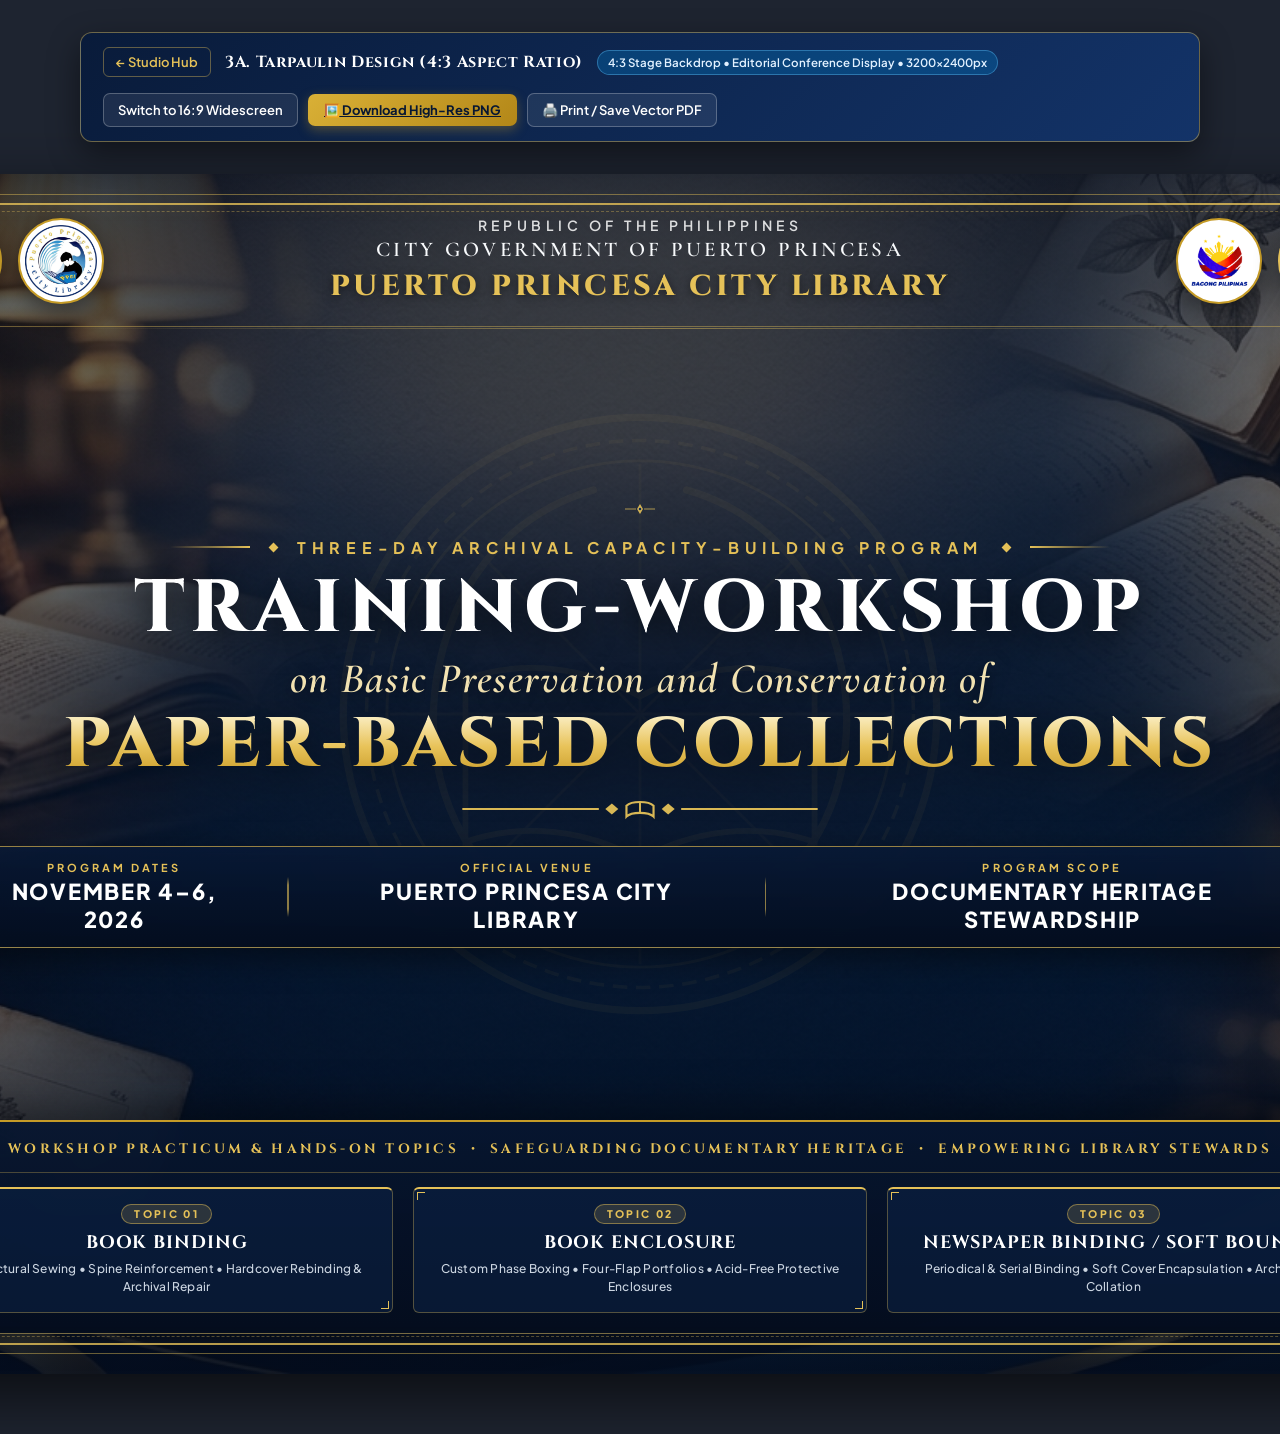
<file: 03-tarpaulin-4x3.html>
<!DOCTYPE html>
<html lang="en">
<head>
  <meta charset="UTF-8" />
  <meta name="viewport" content="width=device-width, initial-scale=1.0" />
  <title>Tarpaulin Design (4:3 Aspect Ratio) — PPCL Training-Workshop</title>
  <link rel="stylesheet" href="shared/theme.css" />
  <style>
    @page {
      size: 1600px 1200px;
      margin: 0;
    }

    .tarp-4x3 {
      width: 1600px;
      height: 1200px;
      position: relative;
      overflow: hidden;
      background-color: #06152D;
      color: #FFFFFF;
      box-shadow: 0 24px 60px rgba(0, 0, 0, 0.65);
      display: flex;
      flex-direction: column;
      justify-content: space-between;
    }

    /* Full-Bleed Archival Photographic Backdrop */
    .tarp-backdrop-img {
      position: absolute;
      inset: 0;
      width: 100%;
      height: 100%;
      object-fit: cover;
      object-position: center center;
      z-index: 0;
    }

    /* Contrast Scrim & Atmospheric Vignette */
    .tarp-editorial-scrim {
      position: absolute;
      inset: 0;
      background:
        radial-gradient(ellipse 62% 50% at 50% 44%, rgba(5, 17, 38, 0.84) 0%, rgba(5, 17, 38, 0.54) 65%, rgba(4, 12, 28, 0.25) 100%),
        linear-gradient(180deg, rgba(4, 14, 32, 0.74) 0%, rgba(6, 20, 45, 0.14) 22%, rgba(6, 20, 45, 0.24) 66%, rgba(4, 12, 28, 0.9) 100%);
      z-index: 1;
    }

    /* Neoclassical Multi-Tier Architectural Gold Framing */
    .tarp-architectural-border {
      position: absolute;
      inset: 20px;
      border: 1.5px solid rgba(229, 193, 88, 0.45);
      pointer-events: none;
      z-index: 4;
    }

    .tarp-architectural-border::before {
      content: "";
      position: absolute;
      inset: 8px;
      border: 2px solid rgba(229, 193, 88, 0.8);
      box-shadow: inset 0 0 20px rgba(229, 193, 88, 0.08);
    }

    .tarp-architectural-border::after {
      content: "";
      position: absolute;
      inset: 16px;
      border: 1px dashed rgba(229, 193, 88, 0.35);
    }

    /* Corner Ornamental Filigrees */
    .corner-ornament {
      position: absolute;
      width: 76px;
      height: 76px;
      z-index: 5;
      pointer-events: none;
    }
    .corner-ornament svg {
      width: 100%;
      height: 100%;
    }
    .corner-tl { top: 22px; left: 22px; }
    .corner-tr { top: 22px; right: 22px; transform: scaleX(-1); }
    .corner-bl { bottom: 22px; left: 22px; transform: scaleY(-1); }
    .corner-br { bottom: 22px; right: 22px; transform: scale(-1, -1); }

    /* Side Architectural Guidelines */
    .side-accent-left, .side-accent-right {
      position: absolute;
      top: 150px;
      bottom: 270px;
      width: 1px;
      background: linear-gradient(180deg, transparent 0%, rgba(229, 193, 88, 0.35) 20%, rgba(229, 193, 88, 0.35) 80%, transparent 100%);
      z-index: 4;
      pointer-events: none;
    }
    .side-accent-left { left: 48px; }
    .side-accent-right { right: 48px; }

    /* Subtle Archival Conservation Crest Watermark */
    .crest-watermark {
      position: absolute;
      top: 45%;
      left: 50%;
      transform: translate(-50%, -50%);
      width: 640px;
      height: 640px;
      opacity: 0.045;
      z-index: 2;
      pointer-events: none;
    }

    /* Content Layout Container */
    .tarp-content {
      position: relative;
      z-index: 3;
      width: 100%;
      height: 100%;
      padding: 42px 76px 40px;
      display: flex;
      flex-direction: column;
      justify-content: space-between;
      align-items: center;
    }

    /* 1. Institutional Authority Header */
    .inst-header {
      width: 100%;
      display: flex;
      align-items: center;
      justify-content: space-between;
      padding-bottom: 20px;
      border-bottom: 1px solid rgba(229, 193, 88, 0.4);
      position: relative;
    }

    .inst-header::after {
      content: "";
      position: absolute;
      bottom: -3px;
      left: 10%;
      right: 10%;
      height: 1px;
      background: linear-gradient(90deg, transparent 0%, rgba(229, 193, 88, 0.5) 50%, transparent 100%);
    }

    .inst-logos-group {
      display: flex;
      align-items: center;
      gap: 16px;
    }

    .logo-medallion {
      width: 86px;
      height: 86px;
      border-radius: 50%;
      background: #FFFFFF;
      padding: 5px;
      box-shadow: 0 8px 24px rgba(0, 0, 0, 0.45);
      border: 2px solid var(--gold-rich);
      display: flex;
      align-items: center;
      justify-content: center;
    }

    .logo-medallion img {
      width: 100%;
      height: 100%;
      object-fit: contain;
    }

    .seal-medallion {
      width: 86px;
      height: 86px;
      border-radius: 50%;
      background: linear-gradient(135deg, rgba(14, 43, 92, 0.9) 0%, rgba(6, 20, 45, 0.95) 100%);
      border: 2px solid var(--gold-bright);
      box-shadow: 0 8px 24px rgba(0, 0, 0, 0.45);
      display: flex;
      align-items: center;
      justify-content: center;
      padding: 6px;
    }

    .inst-agency-copy {
      display: flex;
      flex-direction: column;
      align-items: center;
      text-align: center;
      gap: 3px;
    }

    .inst-agency-copy .gov-rep {
      font-family: var(--font-sans);
      font-size: 14px;
      font-weight: 600;
      letter-spacing: 0.32em;
      text-transform: uppercase;
      color: rgba(255, 255, 255, 0.84);
    }

    .inst-agency-copy .gov-lgu {
      font-family: var(--font-serif);
      font-size: 21px;
      font-weight: 600;
      letter-spacing: 0.16em;
      text-transform: uppercase;
      color: #F8FAFC;
    }

    .inst-agency-copy .gov-lib {
      font-family: var(--font-display);
      font-size: 29px;
      font-weight: 800;
      letter-spacing: 0.12em;
      text-transform: uppercase;
      color: var(--gold-bright);
      margin-top: 2px;
      text-shadow: 0 2px 10px rgba(0, 0, 0, 0.5);
    }

    /* 2. Monumental Focal Stage */
    .focal-stage {
      display: flex;
      flex-direction: column;
      align-items: center;
      text-align: center;
      max-width: 1420px;
      margin: auto 0;
    }

    .stage-heraldic-accent {
      margin-bottom: 14px;
      opacity: 0.9;
    }

    .overline-lockup {
      display: flex;
      align-items: center;
      gap: 20px;
      margin-bottom: 14px;
    }

    .overline-rule {
      width: 80px;
      height: 1.5px;
      background: linear-gradient(90deg, transparent 0%, var(--gold-bright) 100%);
    }
    .overline-rule.right {
      background: linear-gradient(90deg, var(--gold-bright) 0%, transparent 100%);
    }

    .diamond-bullet {
      width: 7px;
      height: 7px;
      background: var(--gold-bright);
      transform: rotate(45deg);
    }

    .overline-text {
      font-family: var(--font-sans);
      font-size: 16px;
      font-weight: 700;
      letter-spacing: 0.36em;
      text-transform: uppercase;
      color: var(--gold-bright);
    }

    .headline-tier-1 {
      font-family: var(--font-display);
      font-size: 74px;
      font-weight: 800;
      letter-spacing: 0.08em;
      line-height: 1.02;
      color: #FFFFFF;
      text-transform: uppercase;
      text-shadow: 0 8px 32px rgba(0, 0, 0, 0.65);
    }

    .headline-tier-bridge {
      font-family: var(--font-serif);
      font-style: italic;
      font-size: 42px;
      font-weight: 600;
      color: #F3E3B2;
      letter-spacing: 0.03em;
      margin: 6px 0 4px;
      text-shadow: 0 4px 16px rgba(0, 0, 0, 0.5);
    }

    .headline-tier-2 {
      font-family: var(--font-display);
      font-size: 70px;
      font-weight: 800;
      letter-spacing: 0.05em;
      line-height: 1.06;
      text-transform: uppercase;
      background: linear-gradient(180deg, #FFF8DB 0%, #E8C35A 52%, #C59620 100%);
      -webkit-background-clip: text;
      -webkit-text-fill-color: transparent;
      filter: drop-shadow(0 6px 22px rgba(0, 0, 0, 0.6));
    }

    /* Archival Divider Ornament */
    .archival-divider-wrap {
      display: flex;
      align-items: center;
      justify-content: center;
      margin-top: 14px;
      opacity: 0.95;
    }

    /* Clean Architectural 3-Column Logistics Pedestal */
    .logistics-bar {
      margin-top: 24px;
      display: inline-flex;
      align-items: center;
      border: 1.5px solid rgba(229, 193, 88, 0.65);
      background: linear-gradient(180deg, rgba(8, 25, 54, 0.82) 0%, rgba(4, 13, 30, 0.94) 100%);
      backdrop-filter: blur(10px);
      box-shadow: 0 10px 32px rgba(0, 0, 0, 0.45);
      border-radius: 8px;
      padding: 14px 50px;
      gap: 40px;
    }

    .logistics-item {
      display: flex;
      flex-direction: column;
      align-items: center;
      gap: 3px;
    }

    .logistics-label {
      font-family: var(--font-sans);
      font-size: 11px;
      font-weight: 700;
      letter-spacing: 0.28em;
      text-transform: uppercase;
      color: var(--gold-bright);
    }

    .logistics-value {
      font-family: var(--font-sans);
      font-size: 22px;
      font-weight: 800;
      letter-spacing: 0.08em;
      text-transform: uppercase;
      color: #FFFFFF;
    }

    .logistics-divider {
      width: 1.5px;
      height: 40px;
      background: linear-gradient(180deg, transparent 0%, rgba(229, 193, 88, 0.6) 20%, rgba(229, 193, 88, 0.6) 80%, transparent 100%);
    }

    /* 3. Lower Architectural Heritage Pillars Showcase (Replacing Personal Names) */
    .heritage-framework {
      width: 100%;
      display: flex;
      flex-direction: column;
      gap: 14px;
      background: linear-gradient(180deg, rgba(7, 22, 48, 0.92) 0%, rgba(4, 13, 30, 0.98) 100%);
      border-top: 2px solid var(--gold-rich);
      border-bottom: 1.5px solid rgba(229, 193, 88, 0.5);
      backdrop-filter: blur(12px);
      box-shadow: 0 -12px 40px rgba(0, 0, 0, 0.4);
      padding: 18px 24px 20px;
      position: relative;
    }

    /* Mandate Banner Lockup */
    .mandate-banner {
      display: flex;
      align-items: center;
      justify-content: center;
      gap: 22px;
      padding-bottom: 14px;
      border-bottom: 1px solid rgba(229, 193, 88, 0.3);
      position: relative;
    }

    .mandate-rule {
      flex: 1;
      height: 1px;
      background: linear-gradient(90deg, transparent 0%, rgba(229, 193, 88, 0.45) 50%, transparent 100%);
    }

    .mandate-text {
      font-family: var(--font-display);
      font-size: 13.5px;
      font-weight: 700;
      letter-spacing: 0.24em;
      text-transform: uppercase;
      color: var(--gold-bright);
      display: flex;
      align-items: center;
      gap: 12px;
    }

    .mandate-star {
      color: var(--gold-bright);
      font-size: 11px;
    }

    /* 3-Column Architectural Topics Grid */
    .topics-grid-3col {
      display: grid;
      grid-template-columns: repeat(3, 1fr);
      gap: 20px;
      width: 100%;
    }

    .pillar-card {
      background: rgba(14, 38, 77, 0.48);
      border: 1px solid rgba(229, 193, 88, 0.35);
      border-top: 2.5px solid var(--gold-bright);
      border-radius: 6px;
      padding: 15px 18px 17px;
      display: flex;
      flex-direction: column;
      align-items: center;
      text-align: center;
      gap: 6px;
      position: relative;
      transition: background 0.2s ease;
    }

    .pillar-card:hover {
      background: rgba(14, 38, 77, 0.68);
    }

    .pillar-badge {
      display: inline-flex;
      align-items: center;
      gap: 6px;
      background: rgba(229, 193, 88, 0.16);
      border: 1px solid rgba(229, 193, 88, 0.48);
      color: var(--gold-bright);
      font-family: var(--font-sans);
      font-size: 10.5px;
      font-weight: 800;
      letter-spacing: 0.22em;
      text-transform: uppercase;
      padding: 2.5px 12px;
      border-radius: 999px;
    }

    .pillar-title {
      font-family: var(--font-display);
      font-size: 18px;
      font-weight: 700;
      letter-spacing: 0.05em;
      color: #FFFFFF;
      text-transform: uppercase;
      margin-top: 2px;
      line-height: 1.25;
    }

    .pillar-desc {
      font-family: var(--font-sans);
      font-size: 12px;
      font-weight: 500;
      color: #CBD5E1;
      letter-spacing: 0.02em;
      line-height: 1.45;
    }

    .pillar-corner-flourish {
      position: absolute;
      width: 8px;
      height: 8px;
      border: 1px solid var(--gold-bright);
      pointer-events: none;
    }
    .pcf-tl { top: 3px; left: 3px; border-right: none; border-bottom: none; }
    .pcf-br { bottom: 3px; right: 3px; border-left: none; border-top: none; }

    /* Toast Notification for Instant PNG Download */
    .download-toast {
      position: fixed;
      bottom: 24px;
      right: 24px;
      background: #0E2B5C;
      border: 1.5px solid var(--gold-bright);
      color: #FFFFFF;
      font-family: var(--font-sans);
      font-size: 13.5px;
      font-weight: 600;
      padding: 12px 22px;
      border-radius: 8px;
      box-shadow: 0 10px 30px rgba(0, 0, 0, 0.5);
      display: none;
      z-index: 9999;
    }
  </style>
</head>
<body>

  <!-- Floating Studio Toolbar -->
  <div class="studio-toolbar">
    <div class="toolbar-left">
      <a href="index.html" class="back-link">← Studio Hub</a>
      <h1>3A. Tarpaulin Design (4:3 Aspect Ratio)</h1>
      <span class="spec-badge">4:3 Stage Backdrop • Editorial Conference Display • 3200×2400px</span>
    </div>
    <div class="toolbar-actions">
      <a href="03-tarpaulin-16x9.html" class="btn-outline" style="text-decoration:none;">Switch to 16:9 Widescreen</a>
      <!-- Primary Action: High-Res PNG Download -->
      <a href="exports/png/03-tarpaulin-4x3.png" download="PPCL-Tarpaulin-4x3-Backdrop.png" class="btn-gold" id="btn-download-png" onclick="showDownloadNotice('PNG (4:3 High-Res Backdrop)')">🖼️ Download High-Res PNG</a>
      <!-- PDF Print / Save Option -->
      <button class="btn-outline" onclick="window.print()">🖨️ Print / Save Vector PDF</button>
    </div>
  </div>

  <div id="download-toast" class="download-toast">✅ High-resolution PNG downloading...</div>

  <!-- Main Tarpaulin Canvas (1600x1200) -->
  <section class="tarp-4x3 print-page" id="tarp-4x3-canvas">
    <img class="tarp-backdrop-img" src="shared/bg_archival_tarp.jpg" alt="Archival Backdrop" />
    <div class="tarp-editorial-scrim"></div>
    <div class="tarp-architectural-border"></div>

    <!-- 4 Neoclassical Corner Filigree Ornaments -->
    <div class="corner-ornament corner-tl">
      <svg viewBox="0 0 100 100" fill="none" xmlns="http://www.w3.org/2000/svg">
        <path d="M2 2H96V8H8V96H2V2Z" fill="#E5C158"/>
        <path d="M12 12H78V16H16V78H12V12Z" fill="#0E2B5C" fill-opacity="0.8"/>
        <path d="M2 28H28V2H23V23H2V28Z" fill="#E5C158"/>
        <path d="M12 38C26 38 38 26 38 12" stroke="#E5C158" stroke-width="2.5"/>
        <circle cx="22" cy="22" r="4.5" fill="#0E2B5C"/>
        <circle cx="22" cy="22" r="2.2" fill="#E5C158"/>
        <path d="M28 28L46 46" stroke="#E5C158" stroke-width="2"/>
        <circle cx="48" cy="48" r="3.5" fill="#E5C158"/>
      </svg>
    </div>
    <div class="corner-ornament corner-tr">
      <svg viewBox="0 0 100 100" fill="none" xmlns="http://www.w3.org/2000/svg">
        <path d="M2 2H96V8H8V96H2V2Z" fill="#E5C158"/>
        <path d="M12 12H78V16H16V78H12V12Z" fill="#0E2B5C" fill-opacity="0.8"/>
        <path d="M2 28H28V2H23V23H2V28Z" fill="#E5C158"/>
        <path d="M12 38C26 38 38 26 38 12" stroke="#E5C158" stroke-width="2.5"/>
        <circle cx="22" cy="22" r="4.5" fill="#0E2B5C"/>
        <circle cx="22" cy="22" r="2.2" fill="#E5C158"/>
        <path d="M28 28L46 46" stroke="#E5C158" stroke-width="2"/>
        <circle cx="48" cy="48" r="3.5" fill="#E5C158"/>
      </svg>
    </div>
    <div class="corner-ornament corner-bl">
      <svg viewBox="0 0 100 100" fill="none" xmlns="http://www.w3.org/2000/svg">
        <path d="M2 2H96V8H8V96H2V2Z" fill="#E5C158"/>
        <path d="M12 12H78V16H16V78H12V12Z" fill="#0E2B5C" fill-opacity="0.8"/>
        <path d="M2 28H28V2H23V23H2V28Z" fill="#E5C158"/>
        <path d="M12 38C26 38 38 26 38 12" stroke="#E5C158" stroke-width="2.5"/>
        <circle cx="22" cy="22" r="4.5" fill="#0E2B5C"/>
        <circle cx="22" cy="22" r="2.2" fill="#E5C158"/>
        <path d="M28 28L46 46" stroke="#E5C158" stroke-width="2"/>
        <circle cx="48" cy="48" r="3.5" fill="#E5C158"/>
      </svg>
    </div>
    <div class="corner-ornament corner-br">
      <svg viewBox="0 0 100 100" fill="none" xmlns="http://www.w3.org/2000/svg">
        <path d="M2 2H96V8H8V96H2V2Z" fill="#E5C158"/>
        <path d="M12 12H78V16H16V78H12V12Z" fill="#0E2B5C" fill-opacity="0.8"/>
        <path d="M2 28H28V2H23V23H2V28Z" fill="#E5C158"/>
        <path d="M12 38C26 38 38 26 38 12" stroke="#E5C158" stroke-width="2.5"/>
        <circle cx="22" cy="22" r="4.5" fill="#0E2B5C"/>
        <circle cx="22" cy="22" r="2.2" fill="#E5C158"/>
        <path d="M28 28L46 46" stroke="#E5C158" stroke-width="2"/>
        <circle cx="48" cy="48" r="3.5" fill="#E5C158"/>
      </svg>
    </div>

    <!-- Architectural Side Guidelines -->
    <div class="side-accent-left"></div>
    <div class="side-accent-right"></div>

    <!-- Background Archival Conservation Crest Watermark -->
    <svg class="crest-watermark" viewBox="0 0 220 220" fill="none" xmlns="http://www.w3.org/2000/svg">
      <circle cx="110" cy="110" r="102" stroke="#E5C158" stroke-width="2.5"/>
      <circle cx="110" cy="110" r="94" stroke="#E5C158" stroke-width="1.2" stroke-dasharray="5 3"/>
      <circle cx="110" cy="110" r="87" stroke="#E5C158" stroke-width="1"/>
      <g stroke="#E5C158" stroke-width="1" opacity="0.6">
        <line x1="110" y1="24" x2="110" y2="196"/>
        <line x1="24" y1="110" x2="196" y2="110"/>
        <line x1="49" y1="49" x2="171" y2="171"/>
        <line x1="171" y1="49" x2="49" y2="171"/>
      </g>
      <path d="M62 168C36 144 32 102 50 68C60 50 76 38 94 33" stroke="#E5C158" stroke-width="2.5" stroke-linecap="round"/>
      <path d="M158 168C184 144 188 102 170 68C160 50 144 38 126 33" stroke="#E5C158" stroke-width="2.5" stroke-linecap="round"/>
      <path d="M50 98C70 91 92 94 110 104C128 94 150 91 170 98V154C150 147 128 150 110 160C92 150 70 147 50 154V98Z" stroke="#E5C158" stroke-width="2"/>
    </svg>

    <div class="tarp-content">
      <!-- 1. Institutional Authority Header -->
      <header class="inst-header">
        <div class="inst-logos-group">
          <div class="logo-medallion">
            <img src="logo/Puerto_Princesa_city_seal.svg.png" alt="City Seal of Puerto Princesa" />
          </div>
          <div class="logo-medallion">
            <img src="logo/ppcitylibrary-logo.png" alt="Puerto Princesa City Library Logo" />
          </div>
        </div>

        <div class="inst-agency-copy">
          <span class="gov-rep" contenteditable="true">Republic of the Philippines</span>
          <span class="gov-lgu" contenteditable="true">City Government of Puerto Princesa</span>
          <span class="gov-lib" contenteditable="true">Puerto Princesa City Library</span>
        </div>

        <div class="inst-logos-group">
          <div class="logo-medallion">
            <img src="logo/BAGONG-PILIPINAS-LOGO-1-1.png" alt="Bagong Pilipinas" />
          </div>
          <div class="seal-medallion">
            <svg width="50" height="50" viewBox="0 0 120 120" fill="none" xmlns="http://www.w3.org/2000/svg">
              <circle cx="60" cy="56" r="45" fill="none" stroke="#E5C158" stroke-width="2.2"/>
              <circle cx="60" cy="56" r="38" stroke="#E5C158" stroke-width="1.2" stroke-dasharray="3 2"/>
              <path d="M44 52C49 49.5 55 50.5 60 53.5C65 50.5 71 49.5 76 52V67C71 64.5 65 65.5 60 68.5C55 65.5 49 64.5 44 67V52Z" fill="none" stroke="#E5C158" stroke-width="1.8"/>
              <line x1="60" y1="53.5" x2="60" y2="68.5" stroke="#E5C158" stroke-width="1.8"/>
              <circle cx="60" cy="40" r="3" fill="#E5C158"/>
              <text x="60" y="80" text-anchor="middle" fill="#E5C158" font-family="'Cinzel', serif" font-size="8" font-weight="700" letter-spacing="1">ARCHIVES</text>
            </svg>
          </div>
        </div>
      </header>

      <!-- 2. Monumental Focal Title Lockup -->
      <div class="focal-stage">
        <!-- Delicate Medallion Accent -->
        <div class="stage-heraldic-accent">
          <svg width="40" height="20" viewBox="0 0 80 40" fill="none" xmlns="http://www.w3.org/2000/svg">
            <path d="M10 20H32M48 20H70" stroke="#E5C158" stroke-width="1.6"/>
            <polygon points="40,10 46,20 40,30 34,20" fill="#E5C158"/>
            <circle cx="40" cy="20" r="2.5" fill="#0E2B5C"/>
          </svg>
        </div>

        <div class="overline-lockup">
          <span class="overline-rule"></span>
          <span class="diamond-bullet"></span>
          <span class="overline-text" contenteditable="true">Three-Day Archival Capacity-Building Program</span>
          <span class="diamond-bullet"></span>
          <span class="overline-rule right"></span>
        </div>

        <h2 class="headline-tier-1" contenteditable="true">Training-Workshop</h2>
        <div class="headline-tier-bridge" contenteditable="true">on Basic Preservation and Conservation of</div>
        <h3 class="headline-tier-2" contenteditable="true">Paper-Based Collections</h3>

        <!-- Archival Vector Tome & Laurel Centerpiece Divider -->
        <div class="archival-divider-wrap">
          <svg width="400" height="26" viewBox="0 0 340 24" fill="none" xmlns="http://www.w3.org/2000/svg">
            <line x1="6" y1="12" x2="132" y2="12" stroke="#E5C158" stroke-width="1.8"/>
            <polygon points="138,12 144,7 150,12 144,17" fill="#E5C158"/>
            <path d="M170 5.5C164.5 5.5 159.5 7 157.5 9V19C159.5 17 164.5 15.5 170 15.5C175.5 15.5 180.5 17 182.5 19V9C180.5 7 175.5 5.5 170 5.5Z" stroke="#E5C158" stroke-width="2" fill="none"/>
            <line x1="170" y1="6" x2="170" y2="16" stroke="#E5C158" stroke-width="1.8"/>
            <polygon points="190,12 196,7 202,12 196,17" fill="#E5C158"/>
            <line x1="208" y1="12" x2="334" y2="12" stroke="#E5C158" stroke-width="1.8"/>
          </svg>
        </div>

        <!-- 3-Column Logistics Pedestal -->
        <div class="logistics-bar">
          <div class="logistics-item">
            <span class="logistics-label">Program Dates</span>
            <span class="logistics-value" contenteditable="true">November 4–6, 2026</span>
          </div>
          <div class="logistics-divider"></div>
          <div class="logistics-item">
            <span class="logistics-label">Official Venue</span>
            <span class="logistics-value" contenteditable="true">Puerto Princesa City Library</span>
          </div>
          <div class="logistics-divider"></div>
          <div class="logistics-item">
            <span class="logistics-label">Program Scope</span>
            <span class="logistics-value" contenteditable="true">Documentary Heritage Stewardship</span>
          </div>
        </div>
      </div>

      <!-- 3. Lower Architectural Heritage Pillars Showcase (Replacing Personal Names) -->
      <footer class="heritage-framework">
        <!-- Archival Mandate & Topics Ribbon -->
        <div class="mandate-banner">
          <span class="mandate-rule"></span>
          <div class="mandate-text">
            <span class="mandate-star">✦</span>
            <span>Workshop Practicum &amp; Hands-On Topics</span>
            <span class="mandate-star">•</span>
            <span>Safeguarding Documentary Heritage</span>
            <span class="mandate-star">•</span>
            <span>Empowering Library Stewards</span>
            <span class="mandate-star">✦</span>
          </div>
          <span class="mandate-rule"></span>
        </div>

        <!-- 3 Core Workshop Topics -->
        <div class="topics-grid-3col">
          <div class="pillar-card">
            <div class="pillar-corner-flourish pcf-tl"></div>
            <div class="pillar-corner-flourish pcf-br"></div>
            <span class="pillar-badge">Topic 01</span>
            <h4 class="pillar-title" contenteditable="true">Book Binding</h4>
            <p class="pillar-desc" contenteditable="true">Structural Sewing • Spine Reinforcement • Hardcover Rebinding &amp; Archival Repair</p>
          </div>

          <div class="pillar-card">
            <div class="pillar-corner-flourish pcf-tl"></div>
            <div class="pillar-corner-flourish pcf-br"></div>
            <span class="pillar-badge">Topic 02</span>
            <h4 class="pillar-title" contenteditable="true">Book Enclosure</h4>
            <p class="pillar-desc" contenteditable="true">Custom Phase Boxing • Four-Flap Portfolios • Acid-Free Protective Enclosures</p>
          </div>

          <div class="pillar-card">
            <div class="pillar-corner-flourish pcf-tl"></div>
            <div class="pillar-corner-flourish pcf-br"></div>
            <span class="pillar-badge">Topic 03</span>
            <h4 class="pillar-title" contenteditable="true">Newspaper Binding / Soft Bound</h4>
            <p class="pillar-desc" contenteditable="true">Periodical &amp; Serial Binding • Soft Cover Encapsulation • Archival Collation</p>
          </div>
        </div>
      </footer>
    </div>
  </section>

  <script>
    function showDownloadNotice(format) {
      const toast = document.getElementById('download-toast');
      if (toast) {
        toast.textContent = '✅ Downloading ' + format + '...';
        toast.style.display = 'block';
        setTimeout(() => {
          toast.style.display = 'none';
        }, 3500);
      }
    }
  </script>

</body>
</html>
</file>
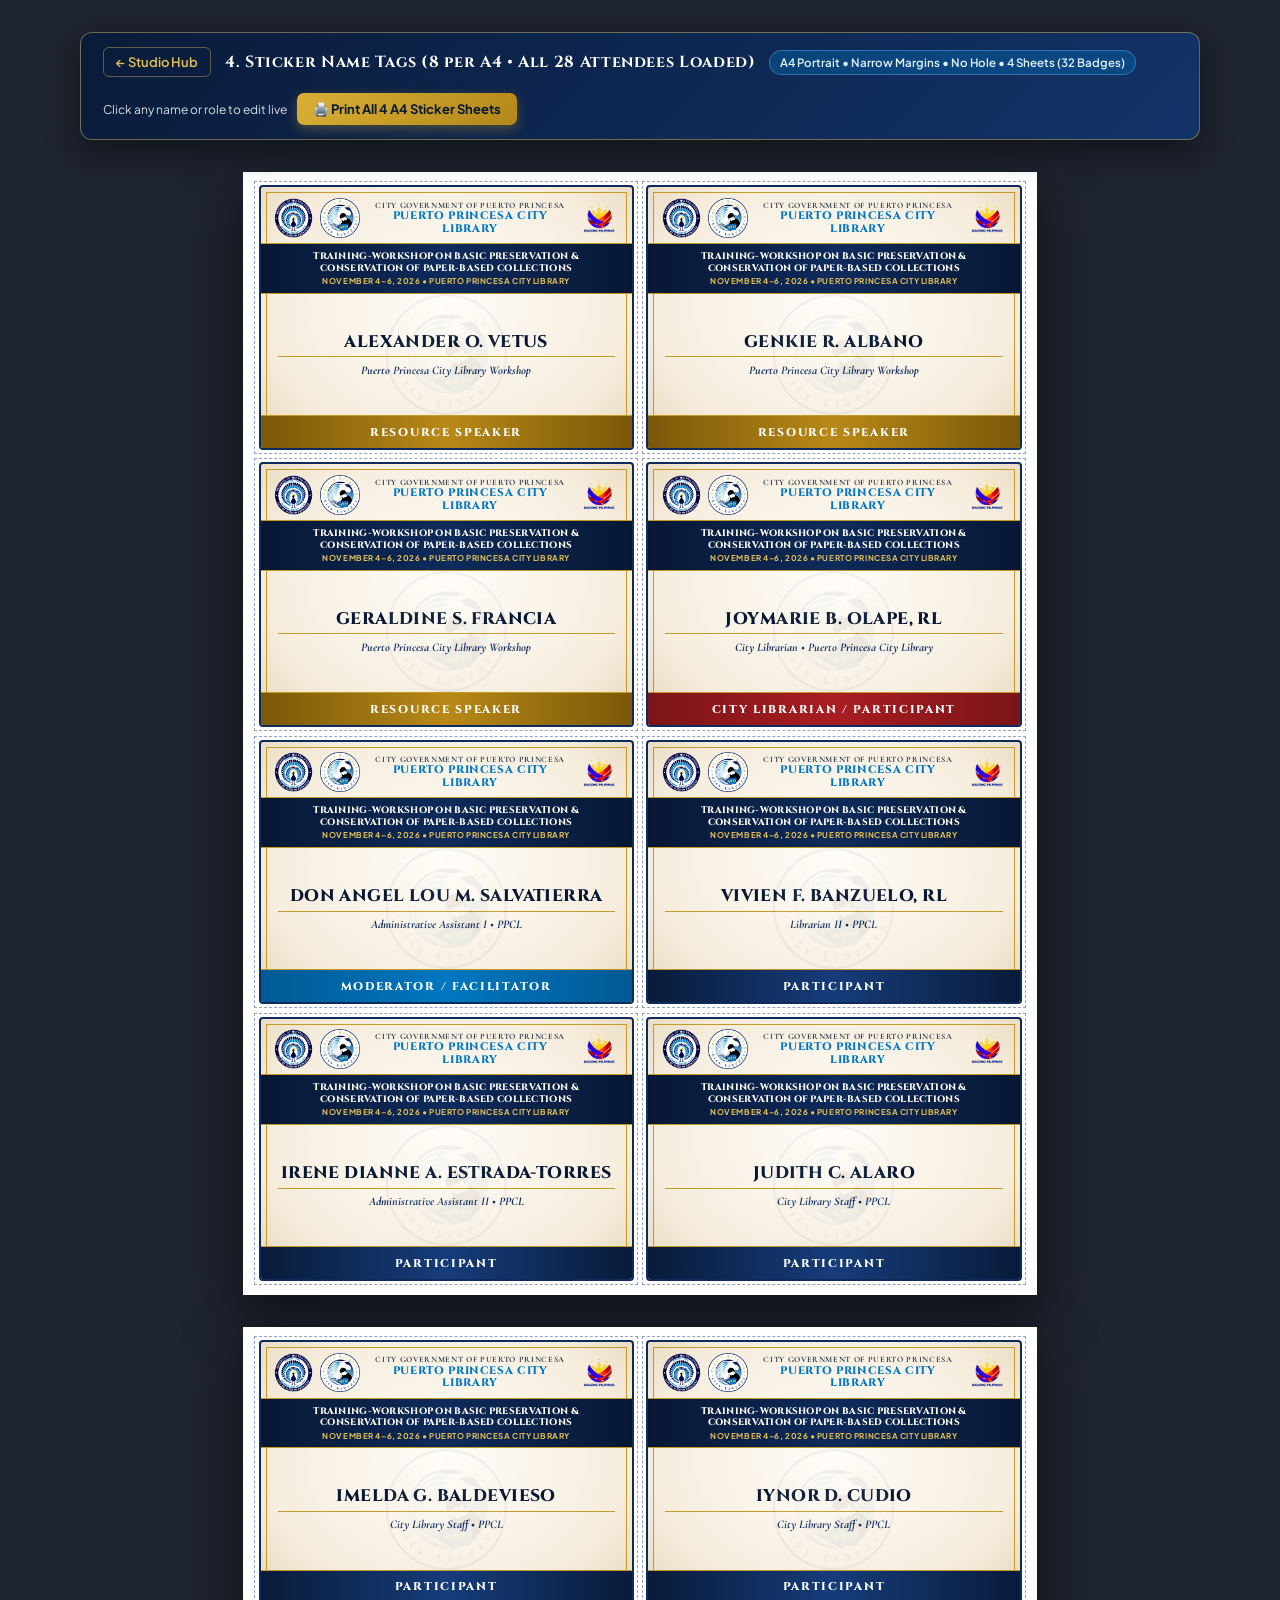
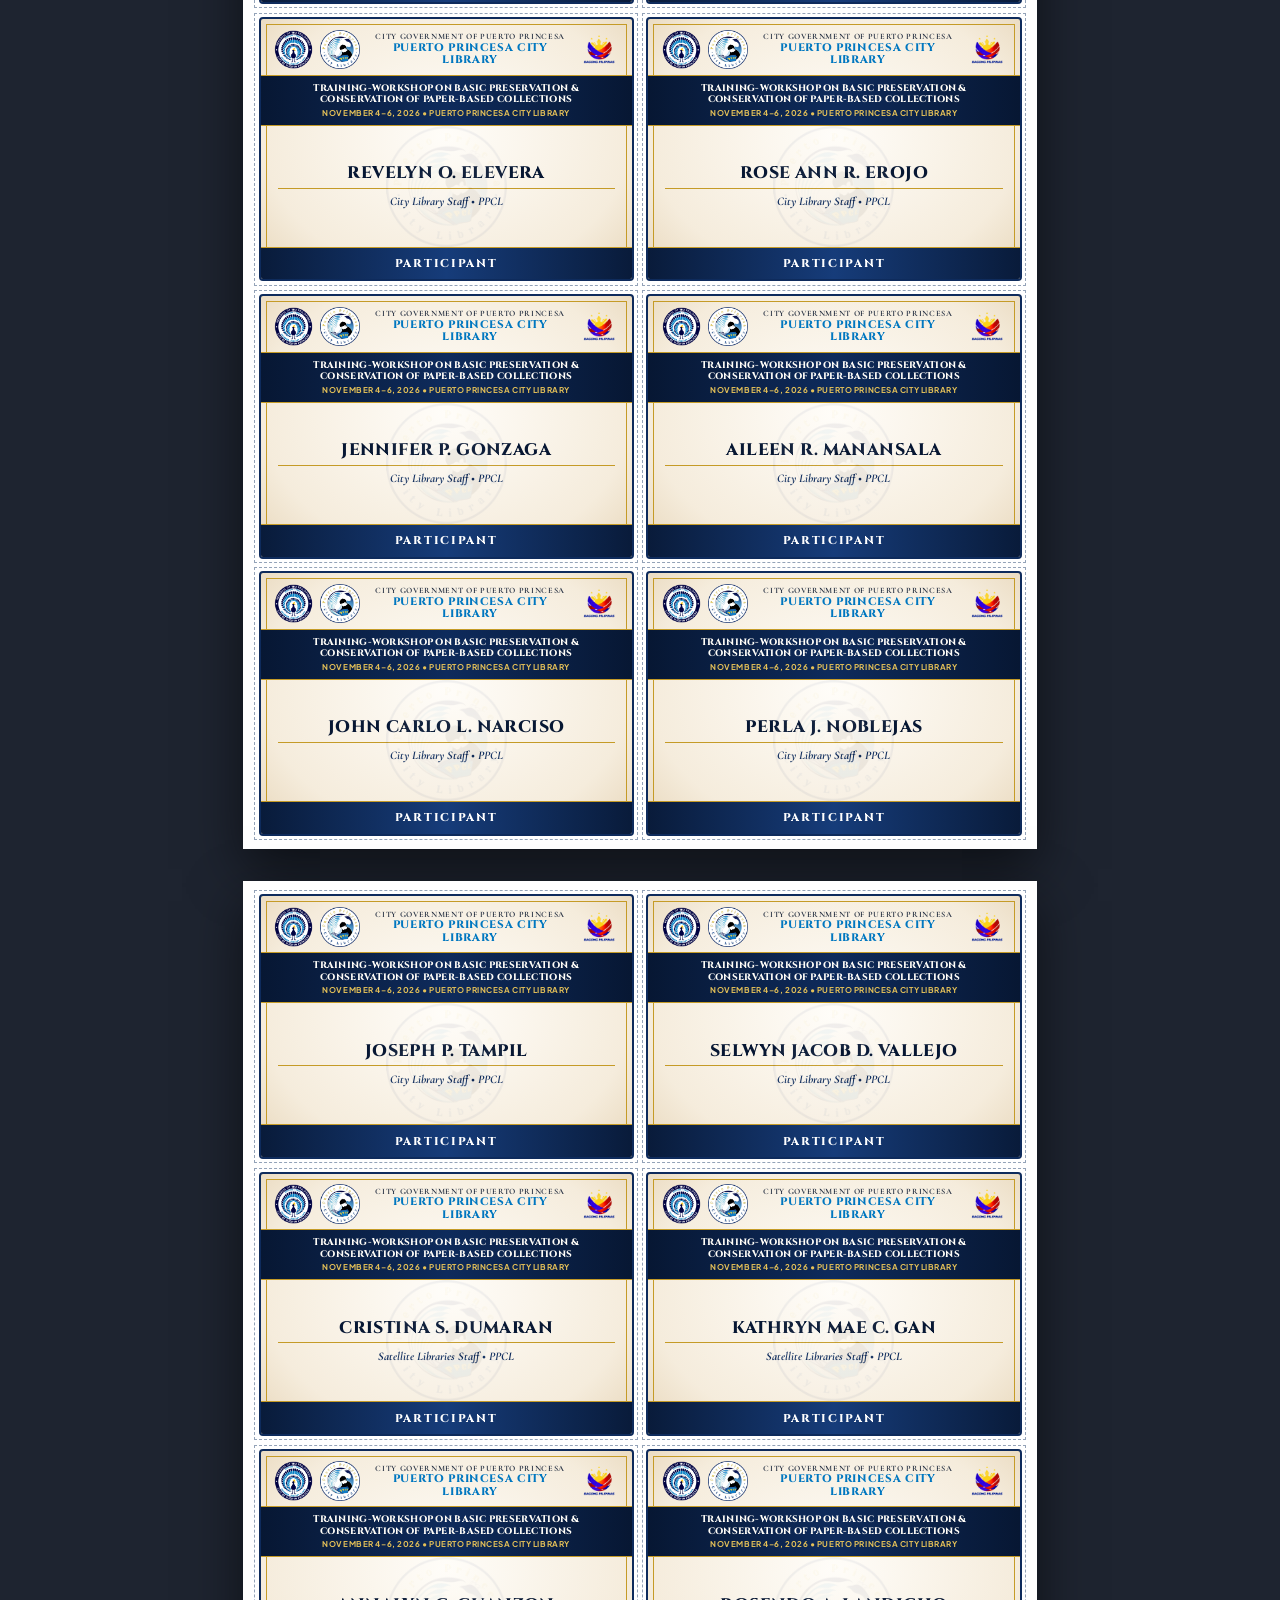
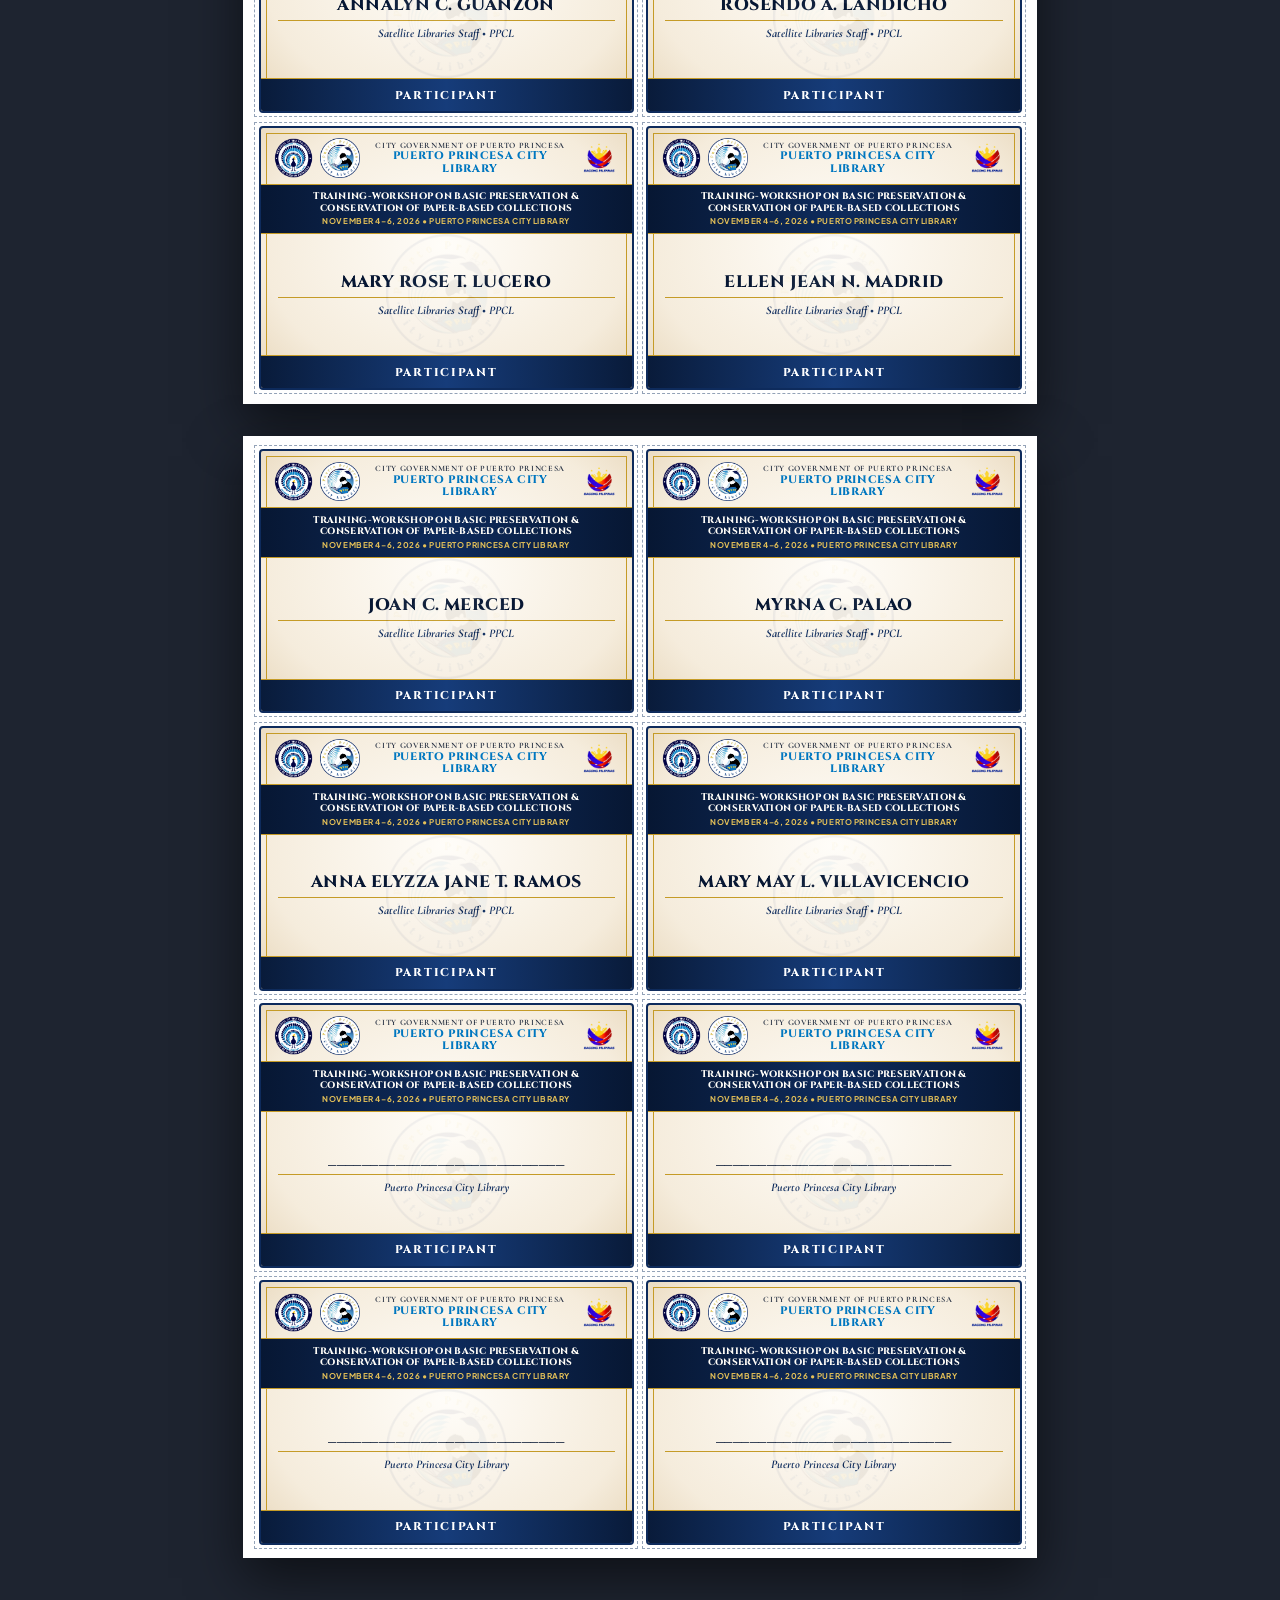
<file: 04-name-tags-a4.html>
<!DOCTYPE html>
<html lang="en">
<head>
  <meta charset="UTF-8" />
  <meta name="viewport" content="width=device-width, initial-scale=1.0" />
  <title>Name Tag Sticker Design — 8 per A4 Sheet (All 28 Attendees Loaded)</title>
  <link rel="stylesheet" href="shared/theme.css" />
  <script src="shared/ornaments.js"></script>
  <style>
    @page {
      size: 210mm 297mm;
      margin: 0;
    }

    .a4-sheet {
      width: 210mm;
      height: 297mm;
      background: #FFFFFF;
      /* Very narrow outer margin for A4 sticker paper */
      padding: 2.5mm 3mm;
      box-shadow: 0 20px 50px rgba(0, 0, 0, 0.55);
      display: flex;
      flex-direction: column;
      position: relative;
      overflow: hidden;
    }

    /* 2 Columns x 4 Rows = 8 Name Tags Grid filling the entire A4 sheet */
    .nametag-grid {
      width: 100%;
      height: 100%;
      display: grid;
      grid-template-columns: repeat(2, 1fr);
      grid-template-rows: repeat(4, 1fr);
      gap: 1.2mm;
    }

    .nametag-card {
      border: 0.8px dashed #94A3B8;
      padding: 0.8mm;
      background: #FFFFFF;
      display: flex;
      position: relative;
      overflow: hidden;
    }

    .nametag-inner {
      width: 100%;
      height: 100%;
      border: 2.2px solid var(--navy-royal);
      outline: 1px solid var(--gold-rich);
      outline-offset: -2.2mm;
      border-radius: 4px;
      background:
        radial-gradient(ellipse at 50% 45%, #FFFDF9 0%, #F5ECDC 70%, #E7D6B9 100%);
      display: flex;
      flex-direction: column;
      justify-content: space-between;
      position: relative;
      overflow: hidden;
    }

    /* Top Header Band inside each sticker badge (No hole/slot) */
    .tag-header {
      display: flex;
      align-items: center;
      justify-content: center;
      gap: 7px;
      padding: 2.8mm 3.5mm 1.5mm;
      z-index: 2;
    }

    .tag-header img {
      width: 10.5mm;
      height: 10.5mm;
      object-fit: contain;
    }

    .tag-header-text {
      display: flex;
      flex-direction: column;
      align-items: center;
      text-align: center;
      line-height: 1.14;
    }

    .tag-header-text .sub {
      font-family: var(--font-serif);
      font-size: 6.2pt;
      font-weight: 700;
      color: var(--ink-body);
      letter-spacing: 0.08em;
      text-transform: uppercase;
    }

    .tag-header-text .org {
      font-family: var(--font-display);
      font-size: 8.2pt;
      font-weight: 800;
      color: var(--blue-cerulean);
      letter-spacing: 0.06em;
    }

    /* Event Title Strip */
    .tag-event-banner {
      background: linear-gradient(90deg, var(--navy-deep) 0%, var(--navy-royal) 50%, var(--navy-deep) 100%);
      color: #FFFFFF;
      border-top: 1.4px solid var(--gold-rich);
      border-bottom: 1.4px solid var(--gold-rich);
      padding: 1.8mm 3.5mm;
      text-align: center;
      z-index: 2;
    }

    .tag-event-banner .title {
      font-family: var(--font-display);
      font-size: 7pt;
      font-weight: 800;
      letter-spacing: 0.03em;
      line-height: 1.22;
      color: #FFFDF8;
      text-transform: uppercase;
    }

    .tag-event-banner .meta {
      font-family: var(--font-sans);
      font-size: 6pt;
      font-weight: 700;
      color: var(--gold-bright);
      letter-spacing: 0.07em;
      margin-top: 0.6mm;
    }

    /* Name & Institution Area */
    .tag-name-zone {
      flex: 1;
      display: flex;
      flex-direction: column;
      align-items: center;
      justify-content: center;
      padding: 2mm 4.5mm;
      text-align: center;
      position: relative;
      z-index: 2;
    }

    .tag-watermark {
      position: absolute;
      width: 32mm;
      height: 32mm;
      opacity: 0.055;
      pointer-events: none;
      object-fit: contain;
    }

    .tag-name {
      font-family: var(--font-display);
      font-size: 12.6pt;
      font-weight: 800;
      color: var(--navy-deep);
      letter-spacing: 0.025em;
      line-height: 1.15;
      border-bottom: 1.5px solid var(--gold-rich);
      padding-bottom: 1.2mm;
      width: 100%;
    }

    .tag-affiliation {
      margin-top: 1.4mm;
      font-family: var(--font-serif);
      font-style: italic;
      font-size: 8.8pt;
      font-weight: 700;
      color: var(--navy-royal);
    }

    /* Bottom Role Bar */
    .tag-role-bar {
      padding: 2.2mm 3mm;
      text-align: center;
      font-family: var(--font-display);
      font-size: 8.5pt;
      font-weight: 800;
      letter-spacing: 0.15em;
      text-transform: uppercase;
      color: #FFFFFF;
      z-index: 2;
      border-top: 1px solid var(--gold-rich);
    }

    .role-speaker {
      background: linear-gradient(90deg, #7A5809 0%, #B88917 50%, #7A5809 100%);
    }

    .role-moderator {
      background: linear-gradient(90deg, #005994 0%, #0077C0 50%, #005994 100%);
    }

    .role-official {
      background: linear-gradient(90deg, #7A1418 0%, #A91D22 50%, #7A1418 100%);
    }

    .role-participant {
      background: linear-gradient(90deg, #091B3A 0%, #163C7A 50%, #091B3A 100%);
    }
  </style>
</head>
<body>

  <div class="studio-toolbar">
    <div class="toolbar-left">
      <a href="index.html" class="back-link">← Studio Hub</a>
      <h1>4. Sticker Name Tags (8 per A4 • All 28 Attendees Loaded)</h1>
      <span class="spec-badge">A4 Portrait • Narrow Margins • No Hole • 4 Sheets (32 Badges)</span>
    </div>
    <div class="toolbar-actions">
      <span style="font-size:12px; opacity:0.85;">Click any name or role to edit live</span>
      <button class="btn-gold" onclick="window.print()">🖨️ Print All 4 A4 Sticker Sheets</button>
    </div>
  </div>

  <div id="sheets-wrapper" style="display:flex; flex-direction:column; gap:32px;"></div>

  <script>
    function renderBadgeCard(badge) {
      return `
        <div class="nametag-card">
          <div class="nametag-inner">
            <div class="tag-header">
              <img src="logo/Puerto_Princesa_city_seal.svg.png" alt="City Seal" />
              <img src="logo/ppcitylibrary-logo.png" alt="PPCL Logo" />
              <div class="tag-header-text">
                <span class="sub">City Government of Puerto Princesa</span>
                <span class="org">PUERTO PRINCESA CITY LIBRARY</span>
              </div>
              <img src="logo/BAGONG-PILIPINAS-LOGO-1-1.png" alt="Bagong Pilipinas" />
            </div>

            <div class="tag-event-banner">
              <div class="title">Training-Workshop on Basic Preservation &amp; Conservation of Paper-Based Collections</div>
              <div class="meta">NOVEMBER 4–6, 2026 • PUERTO PRINCESA CITY LIBRARY</div>
            </div>

            <div class="tag-name-zone">
              <img class="tag-watermark" src="logo/ppcitylibrary-logo.png" alt="" />
              <div class="tag-name" contenteditable="true">${badge.name}</div>
              <div class="tag-affiliation" contenteditable="true">${badge.sub}</div>
            </div>

            <div class="tag-role-bar ${badge.roleClass}" contenteditable="true">
              ${badge.role}
            </div>
          </div>
        </div>
      `;
    }

    const allBadges = [
      // Speakers (3)
      { name: 'ALEXANDER O. VETUS', sub: 'Puerto Princesa City Library Workshop', role: 'RESOURCE SPEAKER', roleClass: 'role-speaker' },
      { name: 'GENKIE R. ALBANO', sub: 'Puerto Princesa City Library Workshop', role: 'RESOURCE SPEAKER', roleClass: 'role-speaker' },
      { name: 'GERALDINE S. FRANCIA', sub: 'Puerto Princesa City Library Workshop', role: 'RESOURCE SPEAKER', roleClass: 'role-speaker' },

      // City Librarian / Participant (1)
      { name: 'JOYMARIE B. OLAPE, RL', sub: 'City Librarian • Puerto Princesa City Library', role: 'CITY LIBRARIAN / PARTICIPANT', roleClass: 'role-official' },

      // Plantilla Staff (3)
      { name: 'DON ANGEL LOU M. SALVATIERRA', sub: 'Administrative Assistant I • PPCL', role: 'MODERATOR / FACILITATOR', roleClass: 'role-moderator' },
      { name: 'VIVIEN F. BANZUELO, RL', sub: 'Librarian II • PPCL', role: 'PARTICIPANT', roleClass: 'role-participant' },
      { name: 'IRENE DIANNE A. ESTRADA-TORRES', sub: 'Administrative Assistant II • PPCL', role: 'PARTICIPANT', roleClass: 'role-participant' },

      // City Library Job Order Staff (11)
      { name: 'JUDITH C. ALARO', sub: 'City Library Staff • PPCL', role: 'PARTICIPANT', roleClass: 'role-participant' },
      { name: 'IMELDA G. BALDEVIESO', sub: 'City Library Staff • PPCL', role: 'PARTICIPANT', roleClass: 'role-participant' },
      { name: 'IYNOR D. CUDIO', sub: 'City Library Staff • PPCL', role: 'PARTICIPANT', roleClass: 'role-participant' },
      { name: 'REVELYN O. ELEVERA', sub: 'City Library Staff • PPCL', role: 'PARTICIPANT', roleClass: 'role-participant' },
      { name: 'ROSE ANN R. EROJO', sub: 'City Library Staff • PPCL', role: 'PARTICIPANT', roleClass: 'role-participant' },
      { name: 'JENNIFER P. GONZAGA', sub: 'City Library Staff • PPCL', role: 'PARTICIPANT', roleClass: 'role-participant' },
      { name: 'AILEEN R. MANANSALA', sub: 'City Library Staff • PPCL', role: 'PARTICIPANT', roleClass: 'role-participant' },
      { name: 'JOHN CARLO L. NARCISO', sub: 'City Library Staff • PPCL', role: 'PARTICIPANT', roleClass: 'role-participant' },
      { name: 'PERLA J. NOBLEJAS', sub: 'City Library Staff • PPCL', role: 'PARTICIPANT', roleClass: 'role-participant' },
      { name: 'JOSEPH P. TAMPIL', sub: 'City Library Staff • PPCL', role: 'PARTICIPANT', roleClass: 'role-participant' },
      { name: 'SELWYN JACOB D. VALLEJO', sub: 'City Library Staff • PPCL', role: 'PARTICIPANT', roleClass: 'role-participant' },

      // Satellite Libraries Job Order Staff (10)
      { name: 'CRISTINA S. DUMARAN', sub: 'Satellite Libraries Staff • PPCL', role: 'PARTICIPANT', roleClass: 'role-participant' },
      { name: 'KATHRYN MAE C. GAN', sub: 'Satellite Libraries Staff • PPCL', role: 'PARTICIPANT', roleClass: 'role-participant' },
      { name: 'ANNALYN C. GUANZON', sub: 'Satellite Libraries Staff • PPCL', role: 'PARTICIPANT', roleClass: 'role-participant' },
      { name: 'ROSENDO A. LANDICHO', sub: 'Satellite Libraries Staff • PPCL', role: 'PARTICIPANT', roleClass: 'role-participant' },
      { name: 'MARY ROSE T. LUCERO', sub: 'Satellite Libraries Staff • PPCL', role: 'PARTICIPANT', roleClass: 'role-participant' },
      { name: 'ELLEN JEAN N. MADRID', sub: 'Satellite Libraries Staff • PPCL', role: 'PARTICIPANT', roleClass: 'role-participant' },
      { name: 'JOAN C. MERCED', sub: 'Satellite Libraries Staff • PPCL', role: 'PARTICIPANT', roleClass: 'role-participant' },
      { name: 'MYRNA C. PALAO', sub: 'Satellite Libraries Staff • PPCL', role: 'PARTICIPANT', roleClass: 'role-participant' },
      { name: 'ANNA ELYZZA JANE T. RAMOS', sub: 'Satellite Libraries Staff • PPCL', role: 'PARTICIPANT', roleClass: 'role-participant' },
      { name: 'MARY MAY L. VILLAVICENCIO', sub: 'Satellite Libraries Staff • PPCL', role: 'PARTICIPANT', roleClass: 'role-participant' },

      // 4 Extra Blank / Spare Badges to complete Sheet 4 (32 total)
      { name: '____________________________', sub: 'Puerto Princesa City Library', role: 'PARTICIPANT', roleClass: 'role-participant' },
      { name: '____________________________', sub: 'Puerto Princesa City Library', role: 'PARTICIPANT', roleClass: 'role-participant' },
      { name: '____________________________', sub: 'Puerto Princesa City Library', role: 'PARTICIPANT', roleClass: 'role-participant' },
      { name: '____________________________', sub: 'Puerto Princesa City Library', role: 'PARTICIPANT', roleClass: 'role-participant' }
    ];

    const wrapper = document.getElementById('sheets-wrapper');
    for (let s = 0; s < 4; s++) {
      const chunk = allBadges.slice(s * 8, (s + 1) * 8);
      const sheet = document.createElement('section');
      sheet.className = 'a4-sheet print-page';
      sheet.id = `nametag-sheet-${s + 1}`;
      sheet.innerHTML = `<div class="nametag-grid">${chunk.map(renderBadgeCard).join('')}</div>`;
      wrapper.appendChild(sheet);
    }
  </script>
</body>
</html>
</file>
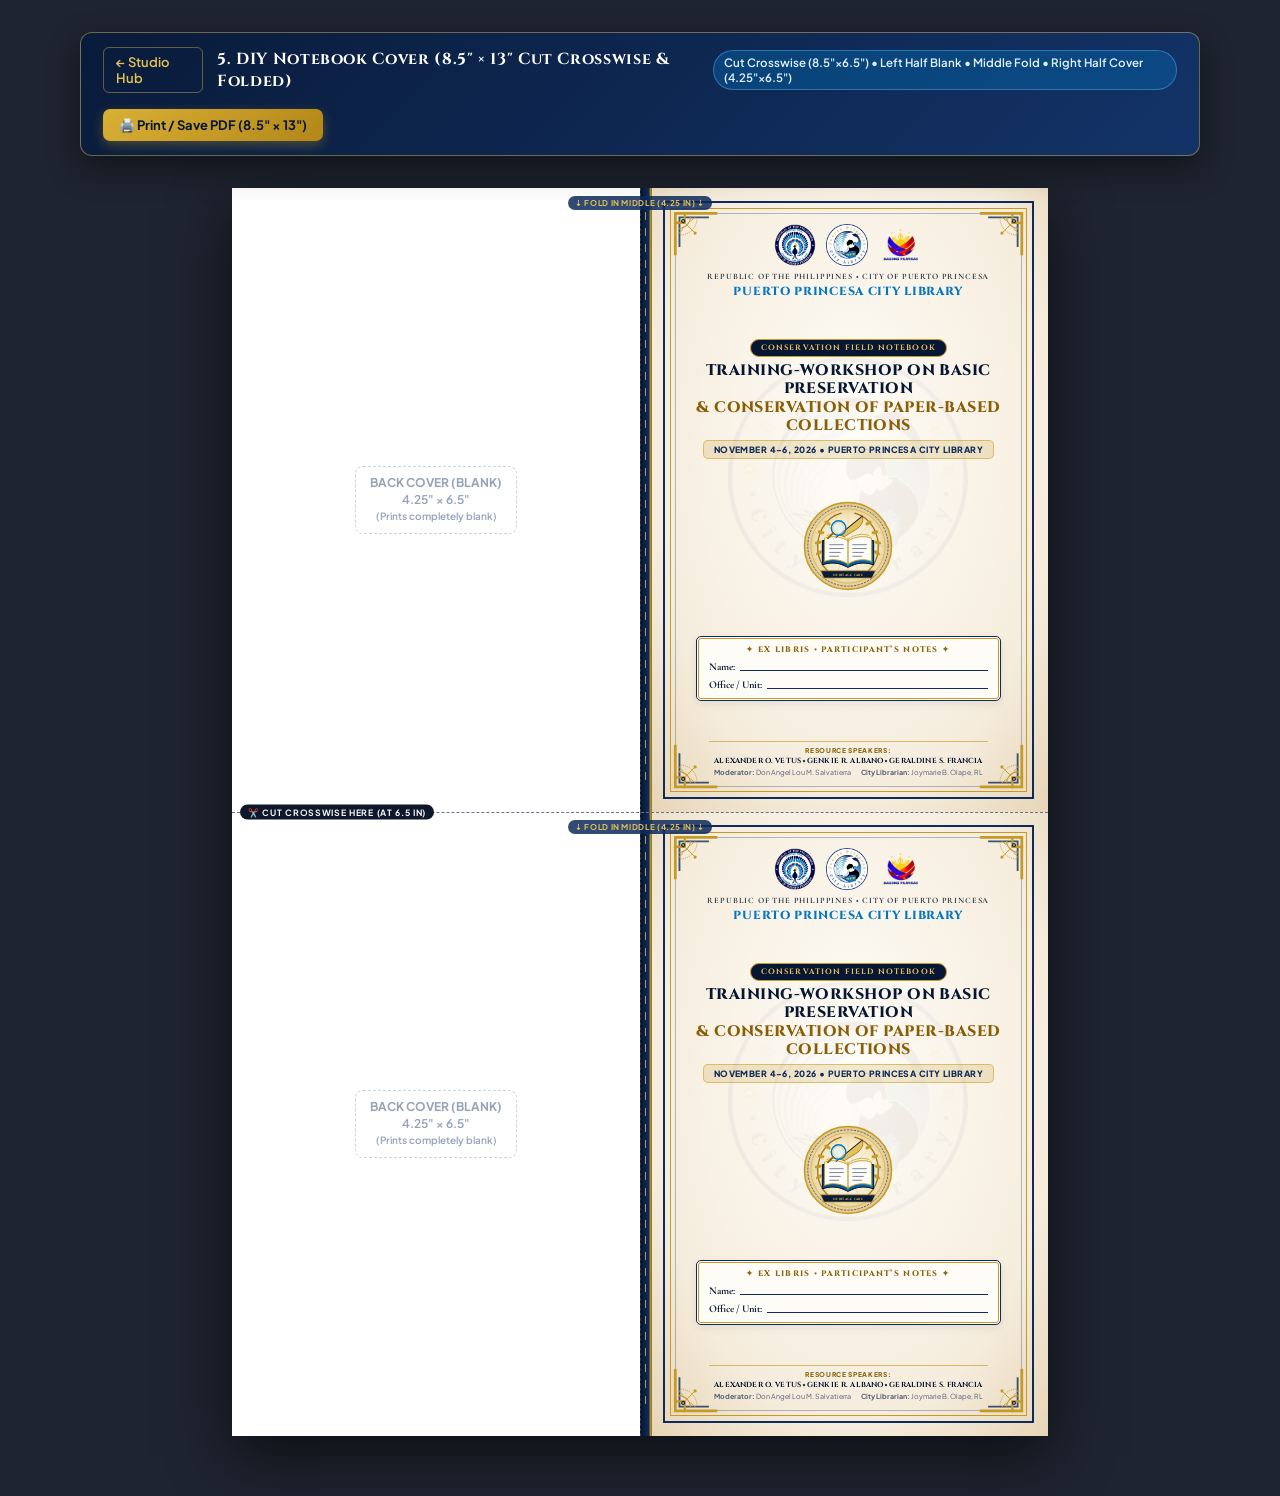
<file: 05-notebook-cover-longbond.html>
<!DOCTYPE html>
<html lang="en">
<head>
  <meta charset="UTF-8" />
  <meta name="viewport" content="width=device-width, initial-scale=1.0" />
  <title>DIY Notebook Cover — 8.5" × 13" Cut Crosswise &amp; Folded in Middle</title>
  <link rel="stylesheet" href="shared/theme.css" />
  <script src="shared/ornaments.js"></script>
  <style>
    @page {
      size: 8.5in 13in;
      margin: 0;
    }

    /* Full 8.5in x 13in Long Bond Sheet (Portrait), cut crosswise at 6.5in into two 8.5in x 6.5in booklet spreads */
    .longbond-portrait-sheet {
      width: 8.5in;
      height: 13in;
      background: #FFFFFF;
      display: grid;
      grid-template-rows: 6.5in 6.5in;
      position: relative;
      box-shadow: 0 20px 55px rgba(0, 0, 0, 0.6);
      overflow: hidden;
    }

    /* Horizontal Crosswise Cut Line at 6.5in */
    .crosswise-cut-line {
      position: absolute;
      left: 0;
      right: 0;
      top: 6.5in;
      height: 0;
      border-top: 1.5px dashed #64748B;
      z-index: 50;
      pointer-events: none;
    }

    .cut-label-left {
      position: absolute;
      left: 8px;
      top: 6.5in;
      transform: translateY(-50%);
      background: #0F172A;
      color: #F8FAFC;
      font-family: var(--font-sans);
      font-size: 6.5pt;
      font-weight: 700;
      letter-spacing: 0.08em;
      padding: 2px 8px;
      border-radius: 999px;
      z-index: 51;
    }

    /* Each 8.5in x 6.5in Crosswise Half-Sheet:
       Left half (4.25in x 6.5in) = Blank Back Cover
       Center (at 4.25in) = Fold Line
       Right half (4.25in x 6.5in) = Front Cover Design */
    .crosswise-half-spread {
      width: 8.5in;
      height: 6.5in;
      display: grid;
      grid-template-columns: 4.25in 4.25in;
      position: relative;
      overflow: hidden;
      background: #FFFFFF;
    }

    /* Left Half: Completely Blank Back Cover */
    .blank-back-half {
      width: 4.25in;
      height: 6.5in;
      background: #FFFFFF;
      position: relative;
      display: flex;
      align-items: center;
      justify-content: center;
    }

    /* Subtle helper label visible only on screen, hidden when printing/exporting */
    .screen-only-blank-hint {
      border: 1px dashed #CBD5E1;
      color: #94A3B8;
      font-family: var(--font-sans);
      font-size: 9pt;
      font-weight: 600;
      padding: 8px 14px;
      border-radius: 8px;
      text-align: center;
      line-height: 1.4;
    }

    body.export-mode .screen-only-blank-hint,
    body.export-mode .cut-label-left,
    body.export-mode .fold-badge {
      display: none !important;
    }

    @media print {
      .screen-only-blank-hint,
      .cut-label-left,
      .fold-badge {
        display: none !important;
      }
    }

    /* Middle Vertical Fold Line at 4.25in */
    .center-fold-line {
      position: absolute;
      top: 0;
      bottom: 0;
      left: 4.25in;
      width: 0;
      border-left: 1px dashed rgba(100, 116, 139, 0.45);
      z-index: 30;
      pointer-events: none;
    }

    .fold-badge {
      position: absolute;
      top: 8px;
      left: 4.25in;
      transform: translateX(-50%);
      background: rgba(14, 43, 92, 0.85);
      color: var(--gold-bright);
      font-family: var(--font-sans);
      font-size: 6pt;
      font-weight: 700;
      letter-spacing: 0.08em;
      padding: 2px 7px;
      border-radius: 999px;
      z-index: 35;
      white-space: nowrap;
    }

    /* Right Half: 4.25in x 6.5in Front Cover Design (Narrow Margins) */
    .front-cover-half {
      width: 4.25in;
      height: 6.5in;
      padding: 0.14in 0.15in 0.14in 0.24in;
      position: relative;
      background:
        radial-gradient(ellipse at 52% 42%, #FFFDF9 0%, #F5ECDC 68%, #E5D2B2 100%);
      display: flex;
      overflow: hidden;
    }

    /* Bookbinding Spine Strip along the Center Fold Edge */
    .binding-spine-strip {
      position: absolute;
      top: 0;
      bottom: 0;
      left: 0;
      width: 0.13in;
      background: linear-gradient(90deg, #06132A 0%, #0E2B5C 72%, #C59B27 90%, #8A650E 100%);
      z-index: 4;
    }

    .binding-spine-strip::after {
      content: "";
      position: absolute;
      top: 0.25in;
      bottom: 0.25in;
      left: 0.05in;
      width: 1.5px;
      background: repeating-linear-gradient(
        180deg,
        rgba(229, 193, 88, 0.75) 0px,
        rgba(229, 193, 88, 0.75) 8px,
        transparent 8px,
        transparent 16px
      );
    }

    .cover-frame-outer {
      width: 100%;
      height: 100%;
      border: 2.2px solid var(--navy-royal);
      padding: 0.05in;
      position: relative;
      display: flex;
    }

    .cover-frame-inner {
      width: 100%;
      height: 100%;
      border: 1.6px solid var(--gold-rich);
      outline: 1px solid rgba(14, 43, 92, 0.3);
      outline-offset: -0.07in;
      padding: 0.14in 0.16in 0.12in;
      position: relative;
      display: flex;
      flex-direction: column;
      justify-content: space-between;
      align-items: center;
      text-align: center;
      z-index: 2;
    }

    .corner {
      position: absolute;
      width: 0.48in;
      height: 0.48in;
      z-index: 3;
      pointer-events: none;
    }
    .corner svg { width: 100%; height: 100%; }
    .corner.tl { top: 0.02in; left: 0.02in; }
    .corner.tr { top: 0.02in; right: 0.02in; transform: scaleX(-1); }
    .corner.bl { bottom: 0.02in; left: 0.02in; transform: scaleY(-1); }
    .corner.br { bottom: 0.02in; right: 0.02in; transform: scale(-1, -1); }

    .cover-watermark {
      position: absolute;
      top: 46%;
      left: 50%;
      transform: translate(-50%, -50%);
      width: 2.5in;
      height: 2.5in;
      opacity: 0.045;
      pointer-events: none;
      object-fit: contain;
    }

    /* Header Logos & Institutional Title */
    .nb-header {
      display: flex;
      flex-direction: column;
      align-items: center;
      gap: 3px;
      width: 100%;
      z-index: 2;
    }

    .nb-logos {
      display: flex;
      align-items: center;
      justify-content: center;
      gap: 10px;
    }

    .nb-logos img.seal {
      width: 0.44in;
      height: 0.44in;
      object-fit: contain;
    }

    .nb-logos img.bagong {
      width: 0.46in;
      height: 0.46in;
      object-fit: contain;
    }

    .nb-gov-line {
      font-family: var(--font-serif);
      font-size: 6.2pt;
      font-weight: 700;
      letter-spacing: 0.1em;
      text-transform: uppercase;
      color: var(--ink-body);
      margin-top: 1px;
    }

    .nb-lib-line {
      font-family: var(--font-display);
      font-size: 8.8pt;
      font-weight: 800;
      letter-spacing: 0.06em;
      color: var(--blue-cerulean);
    }

    /* Field Manual Badge & Workshop Title */
    .nb-title-zone {
      display: flex;
      flex-direction: column;
      align-items: center;
      z-index: 2;
    }

    .nb-kicker-pill {
      background: var(--navy-deep);
      color: var(--gold-bright);
      border: 1px solid var(--gold-rich);
      font-family: var(--font-display);
      font-size: 5.8pt;
      font-weight: 700;
      letter-spacing: 0.15em;
      text-transform: uppercase;
      padding: 2.5px 10px;
      border-radius: 999px;
      margin-bottom: 5px;
    }

    .nb-main-title {
      font-family: var(--font-display);
      font-size: 11.4pt;
      font-weight: 800;
      line-height: 1.18;
      letter-spacing: 0.03em;
      color: var(--navy-deep);
      text-transform: uppercase;
    }

    .nb-main-title span.gold-sub {
      color: #8A5E06;
      display: block;
      margin-top: 1.5px;
    }

    .nb-date-venue {
      margin-top: 5px;
      font-family: var(--font-sans);
      font-size: 6.5pt;
      font-weight: 800;
      letter-spacing: 0.05em;
      color: var(--navy-royal);
      background: rgba(197, 155, 39, 0.2);
      border: 1px solid rgba(197, 155, 39, 0.55);
      padding: 3px 10px;
      border-radius: 5px;
    }

    /* Center Archival Emblem */
    .nb-emblem-wrap {
      z-index: 2;
    }

    /* Ex Libris / Owner Bookplate Box */
    .ex-libris-box {
      width: 94%;
      background: rgba(255, 253, 249, 0.94);
      border: 1.4px solid var(--navy-royal);
      outline: 1px solid var(--gold-rich);
      outline-offset: -3px;
      border-radius: 5px;
      padding: 7px 12px 9px;
      text-align: left;
      z-index: 2;
      box-shadow: 0 3px 8px rgba(7, 23, 51, 0.08);
    }

    .ex-libris-header {
      text-align: center;
      font-family: var(--font-display);
      font-size: 6pt;
      font-weight: 800;
      letter-spacing: 0.16em;
      text-transform: uppercase;
      color: var(--gold-dark);
      margin-bottom: 5px;
    }

    .ex-field-row {
      display: flex;
      align-items: baseline;
      gap: 5px;
      margin-top: 5px;
      font-family: var(--font-serif);
      font-size: 7.8pt;
      font-weight: 700;
      color: var(--navy-deep);
    }

    .ex-field-row .line {
      flex: 1;
      border-bottom: 1px solid var(--navy-royal);
      height: 11px;
    }

    /* Footer Credits */
    .nb-footer-credits {
      width: 86%;
      border-top: 1px solid rgba(197, 155, 39, 0.65);
      padding-top: 4px;
      padding-bottom: 2px;
      display: flex;
      flex-direction: column;
      gap: 2px;
      font-size: 5.5pt;
      z-index: 2;
    }

    .nb-speakers-row {
      font-family: var(--font-sans);
      color: var(--ink-body);
      line-height: 1.3;
    }

    .nb-speakers-row strong {
      color: var(--navy-deep);
      font-family: var(--font-display);
      letter-spacing: 0.02em;
    }

    .nb-officials-row {
      display: flex;
      justify-content: center;
      gap: 10px;
      font-family: var(--font-sans);
      font-size: 5.3pt;
      color: var(--ink-muted);
    }
  </style>
</head>
<body>

  <div class="studio-toolbar">
    <div class="toolbar-left">
      <a href="index.html" class="back-link">← Studio Hub</a>
      <h1>5. DIY Notebook Cover (8.5" × 13" Cut Crosswise &amp; Folded)</h1>
      <span class="spec-badge">Cut Crosswise (8.5"×6.5") • Left Half Blank • Middle Fold • Right Half Cover (4.25"×6.5")</span>
    </div>
    <div class="toolbar-actions">
      <button class="btn-gold" onclick="window.print()">🖨️ Print / Save PDF (8.5" × 13")</button>
    </div>
  </div>

  <section class="longbond-portrait-sheet print-page" id="notebook-2up-sheet">
    <div class="crosswise-cut-line"></div>
    <div class="cut-label-left">✂️ CUT CROSSWISE HERE (AT 6.5 IN)</div>

    <!-- Top Crosswise Half (8.5" x 6.5") -->
    <div id="spread-top-slot"></div>

    <!-- Bottom Crosswise Half (8.5" x 6.5") -->
    <div id="spread-bottom-slot"></div>
  </section>

  <script>
    function buildFoldedSpreadHTML(spreadId, coverId) {
      return `
        <div class="crosswise-half-spread" id="${spreadId}">
          <div class="center-fold-line"></div>
          <div class="fold-badge">⇣ FOLD IN MIDDLE (4.25 IN) ⇣</div>

          <!-- Left Half (4.25" x 6.5"): Blank Back Cover -->
          <div class="blank-back-half">
            <div class="screen-only-blank-hint">
              <strong>BACK COVER (BLANK)</strong><br />
              4.25" × 6.5"<br />
              <span style="font-size:7.5pt;">(Prints completely blank)</span>
            </div>
          </div>

          <!-- Right Half (4.25" x 6.5"): Front Cover Design -->
          <div class="front-cover-half" id="${coverId}">
            <div class="binding-spine-strip"></div>
            <div class="cover-frame-outer">
              <div class="cover-frame-inner">
                <div class="corner tl">${PPCLOrnaments.cornerFiligree(46)}</div>
                <div class="corner tr">${PPCLOrnaments.cornerFiligree(46)}</div>
                <div class="corner bl">${PPCLOrnaments.cornerFiligree(46)}</div>
                <div class="corner br">${PPCLOrnaments.cornerFiligree(46)}</div>

                <img class="cover-watermark" src="logo/ppcitylibrary-logo.png" alt="" />

                <!-- Header Logos -->
                <header class="nb-header">
                  <div class="nb-logos">
                    <img class="seal" src="logo/Puerto_Princesa_city_seal.svg.png" alt="City Seal" />
                    <img class="seal" src="logo/ppcitylibrary-logo.png" alt="PPCL Logo" />
                    <img class="bagong" src="logo/BAGONG-PILIPINAS-LOGO-1-1.png" alt="Bagong Pilipinas" />
                  </div>
                  <div class="nb-gov-line">Republic of the Philippines • City of Puerto Princesa</div>
                  <div class="nb-lib-line">PUERTO PRINCESA CITY LIBRARY</div>
                </header>

                <!-- Workshop Title -->
                <div class="nb-title-zone">
                  <div class="nb-kicker-pill" contenteditable="true">Conservation Field Notebook</div>
                  <h2 class="nb-main-title" contenteditable="true">
                    Training-Workshop on Basic Preservation
                    <span class="gold-sub">&amp; Conservation of Paper-Based Collections</span>
                  </h2>
                  <div class="nb-date-venue" contenteditable="true">
                    NOVEMBER 4–6, 2026 • PUERTO PRINCESA CITY LIBRARY
                  </div>
                </div>

                <!-- Center Archival Crest -->
                <div class="nb-emblem-wrap">
                  ${PPCLOrnaments.conservationCrest(94)}
                </div>

                <!-- Ex Libris / Participant Nameplate Box -->
                <div class="ex-libris-box">
                  <div class="ex-libris-header" contenteditable="true">✦ Ex Libris • Participant’s Notes ✦</div>
                  <div class="ex-field-row">
                    <span>Name:</span>
                    <div class="line" contenteditable="true"></div>
                  </div>
                  <div class="ex-field-row">
                    <span>Office / Unit:</span>
                    <div class="line" contenteditable="true"></div>
                  </div>
                </div>

                <!-- Footer Credits -->
                <footer class="nb-footer-credits">
                  <div class="nb-speakers-row" contenteditable="true">
                    <span style="text-transform:uppercase; font-size:5pt; letter-spacing:0.1em; color:var(--gold-dark); font-weight:800;">Resource Speakers:</span><br />
                    <strong>ALEXANDER O. VETUS</strong> •
                    <strong>GENKIE R. ALBANO</strong> •
                    <strong>GERALDINE S. FRANCIA</strong>
                  </div>
                  <div class="nb-officials-row" contenteditable="true">
                    <span><strong>Moderator:</strong> Don Angel Lou M. Salvatierra</span>
                    <span><strong>City Librarian:</strong> Joymarie B. Olape, RL</span>
                  </div>
                </footer>
              </div>
            </div>
          </div>
        </div>
      `;
    }

    document.getElementById('spread-top-slot').outerHTML = buildFoldedSpreadHTML('notebook-spread-top', 'notebook-cover-top');
    document.getElementById('spread-bottom-slot').outerHTML = buildFoldedSpreadHTML('notebook-spread-bottom', 'notebook-cover-bottom');
  </script>
</body>
</html>
</file>
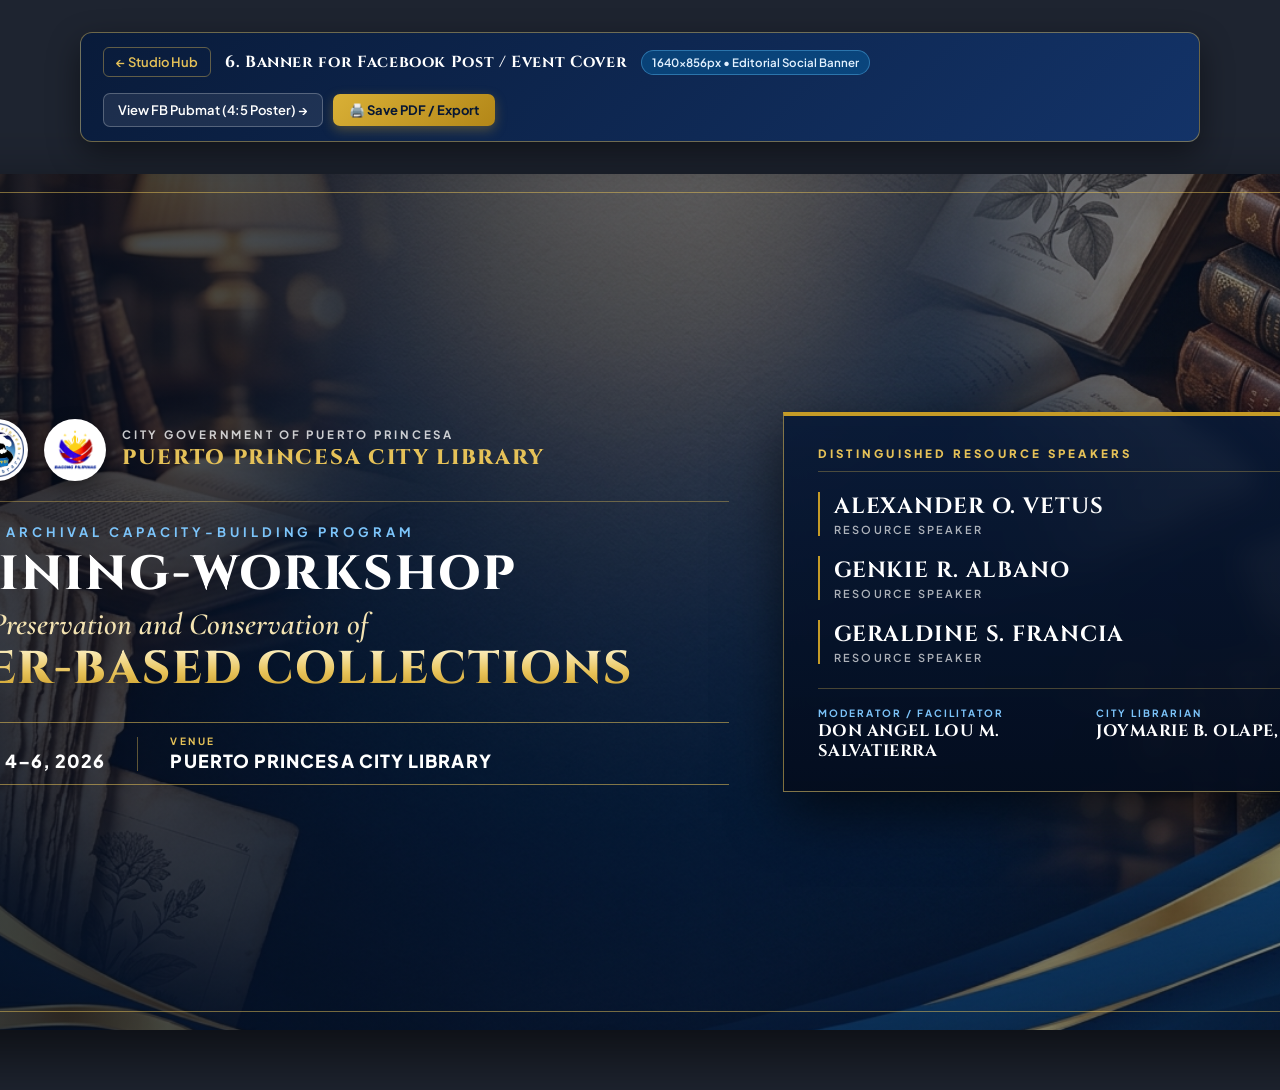
<file: 06-fb-banner.html>
<!DOCTYPE html>
<html lang="en">
<head>
  <meta charset="UTF-8" />
  <meta name="viewport" content="width=device-width, initial-scale=1.0" />
  <title>Facebook Banner — PPCL Training-Workshop (1640×856px)</title>
  <link rel="stylesheet" href="shared/theme.css" />
  <style>
    @page {
      size: 1640px 856px;
      margin: 0;
    }

    .fb-banner {
      width: 1640px;
      height: 856px;
      position: relative;
      overflow: hidden;
      background-color: #06152D;
      color: #FFFFFF;
      box-shadow: 0 24px 60px rgba(0, 0, 0, 0.65);
      display: flex;
    }

    .backdrop-img {
      position: absolute;
      inset: 0;
      width: 100%;
      height: 100%;
      object-fit: cover;
      object-position: center center;
      z-index: 0;
    }

    .editorial-scrim {
      position: absolute;
      inset: 0;
      background:
        linear-gradient(90deg, rgba(4, 13, 30, 0.82) 0%, rgba(6, 20, 45, 0.58) 54%, rgba(5, 16, 36, 0.42) 100%);
      z-index: 1;
    }

    .architectural-border {
      position: absolute;
      inset: 18px;
      border: 1.5px solid rgba(229, 193, 88, 0.5);
      pointer-events: none;
      z-index: 4;
    }

    .banner-grid {
      position: relative;
      z-index: 3;
      width: 100%;
      height: 100%;
      padding: 46px 68px;
      display: grid;
      grid-template-columns: 1.38fr 1fr;
      gap: 54px;
      align-items: center;
    }

    /* Left Column: Asymmetric Editorial Lockup */
    .left-col {
      display: flex;
      flex-direction: column;
      align-items: flex-start;
      text-align: left;
    }

    .inst-lockup {
      display: flex;
      align-items: center;
      gap: 16px;
      padding-bottom: 20px;
      margin-bottom: 22px;
      border-bottom: 1px solid rgba(229, 193, 88, 0.38);
      width: 100%;
    }

    .logo-circle {
      width: 62px;
      height: 62px;
      border-radius: 50%;
      background: #FFFFFF;
      padding: 4px;
      display: flex;
      align-items: center;
      justify-content: center;
      box-shadow: 0 6px 18px rgba(0, 0, 0, 0.4);
    }

    .logo-circle img {
      width: 100%;
      height: 100%;
      object-fit: contain;
    }

    .inst-text {
      display: flex;
      flex-direction: column;
      gap: 2px;
    }

    .inst-text .gov {
      font-family: var(--font-sans);
      font-size: 11.5px;
      font-weight: 700;
      letter-spacing: 0.24em;
      text-transform: uppercase;
      color: rgba(255, 255, 255, 0.78);
    }

    .inst-text .lib {
      font-family: var(--font-display);
      font-size: 21px;
      font-weight: 800;
      letter-spacing: 0.08em;
      text-transform: uppercase;
      color: var(--gold-bright);
    }

    .overline {
      font-family: var(--font-sans);
      font-size: 13px;
      font-weight: 700;
      letter-spacing: 0.3em;
      text-transform: uppercase;
      color: #7CC4FA;
      margin-bottom: 10px;
    }

    .title-main {
      font-family: var(--font-display);
      font-size: 48px;
      font-weight: 800;
      letter-spacing: 0.05em;
      line-height: 1.06;
      text-transform: uppercase;
      color: #FFFFFF;
    }

    .title-bridge {
      font-family: var(--font-serif);
      font-style: italic;
      font-size: 31px;
      font-weight: 600;
      color: #F3E3B2;
      margin: 4px 0 2px;
    }

    .title-gold {
      font-family: var(--font-display);
      font-size: 46px;
      font-weight: 800;
      letter-spacing: 0.04em;
      line-height: 1.08;
      text-transform: uppercase;
      background: linear-gradient(180deg, #FFF6D1 0%, #E8C35A 55%, #C59620 100%);
      -webkit-background-clip: text;
      -webkit-text-fill-color: transparent;
    }

    .logistics-row {
      margin-top: 28px;
      display: flex;
      align-items: center;
      gap: 32px;
      border-top: 1.5px solid rgba(229, 193, 88, 0.55);
      border-bottom: 1.5px solid rgba(229, 193, 88, 0.55);
      padding: 12px 0;
      width: 100%;
    }

    .log-block {
      display: flex;
      flex-direction: column;
      gap: 2px;
    }

    .log-label {
      font-family: var(--font-sans);
      font-size: 10px;
      font-weight: 700;
      letter-spacing: 0.25em;
      text-transform: uppercase;
      color: var(--gold-bright);
    }

    .log-val {
      font-family: var(--font-sans);
      font-size: 18px;
      font-weight: 800;
      letter-spacing: 0.06em;
      text-transform: uppercase;
      color: #FFFFFF;
    }

    .log-sep {
      width: 1px;
      height: 34px;
      background: rgba(229, 193, 88, 0.4);
    }

    /* Right Column: Architectural Roster Panel */
    .right-roster-panel {
      background: linear-gradient(180deg, rgba(8, 25, 54, 0.88) 0%, rgba(4, 13, 30, 0.95) 100%);
      border: 1.5px solid rgba(229, 193, 88, 0.55);
      border-top: 4px solid var(--gold-rich);
      backdrop-filter: blur(12px);
      padding: 30px 34px;
      display: flex;
      flex-direction: column;
      gap: 20px;
      box-shadow: 0 20px 50px rgba(0, 0, 0, 0.55);
    }

    .panel-section-title {
      font-family: var(--font-sans);
      font-size: 11.5px;
      font-weight: 800;
      letter-spacing: 0.28em;
      text-transform: uppercase;
      color: var(--gold-bright);
      padding-bottom: 10px;
      border-bottom: 1px solid rgba(229, 193, 88, 0.3);
    }

    .speaker-entry {
      display: flex;
      flex-direction: column;
      gap: 2px;
      padding-left: 14px;
      border-left: 2.5px solid var(--gold-rich);
    }

    .speaker-entry .s-name {
      font-family: var(--font-display);
      font-size: 22px;
      font-weight: 700;
      letter-spacing: 0.04em;
      color: #FFFFFF;
    }

    .speaker-entry .s-role {
      font-family: var(--font-sans);
      font-size: 11px;
      font-weight: 600;
      letter-spacing: 0.2em;
      text-transform: uppercase;
      color: rgba(255, 255, 255, 0.68);
    }

    .officials-split {
      margin-top: 4px;
      padding-top: 18px;
      border-top: 1px solid rgba(229, 193, 88, 0.3);
      display: grid;
      grid-template-columns: 1fr 1fr;
      gap: 18px;
    }

    .off-block {
      display: flex;
      flex-direction: column;
      gap: 3px;
    }

    .off-block .o-role {
      font-family: var(--font-sans);
      font-size: 10px;
      font-weight: 700;
      letter-spacing: 0.2em;
      text-transform: uppercase;
      color: #7CC4FA;
    }

    .off-block .o-name {
      font-family: var(--font-display);
      font-size: 16.5px;
      font-weight: 700;
      letter-spacing: 0.03em;
      color: #FFFFFF;
      line-height: 1.2;
    }
  </style>
</head>
<body>

  <div class="studio-toolbar">
    <div class="toolbar-left">
      <a href="index.html" class="back-link">← Studio Hub</a>
      <h1>6. Banner for Facebook Post / Event Cover</h1>
      <span class="spec-badge">1640×856px • Editorial Social Banner</span>
    </div>
    <div class="toolbar-actions">
      <a href="07-fb-pubmat.html" class="btn-outline" style="text-decoration:none;">View FB Pubmat (4:5 Poster) →</a>
      <button class="btn-gold" onclick="window.print()">🖨️ Save PDF / Export</button>
    </div>
  </div>

  <section class="fb-banner print-page" id="fb-banner-canvas">
    <img class="backdrop-img" src="shared/bg_archival_tarp.jpg" alt="" />
    <div class="editorial-scrim"></div>
    <div class="architectural-border"></div>

    <div class="banner-grid">
      <div class="left-col">
        <div class="inst-lockup">
          <div class="logo-circle"><img src="logo/Puerto_Princesa_city_seal.svg.png" alt="City Seal" /></div>
          <div class="logo-circle"><img src="logo/ppcitylibrary-logo.png" alt="PPCL Logo" /></div>
          <div class="logo-circle"><img src="logo/BAGONG-PILIPINAS-LOGO-1-1.png" alt="Bagong Pilipinas" /></div>
          <div class="inst-text">
            <span class="gov" contenteditable="true">City Government of Puerto Princesa</span>
            <span class="lib" contenteditable="true">Puerto Princesa City Library</span>
          </div>
        </div>

        <div class="overline" contenteditable="true">Three-Day Archival Capacity-Building Program</div>
        <h2 class="title-main" contenteditable="true">Training-Workshop</h2>
        <div class="title-bridge" contenteditable="true">on Basic Preservation and Conservation of</div>
        <h3 class="title-gold" contenteditable="true">Paper-Based Collections</h3>

        <div class="logistics-row">
          <div class="log-block">
            <span class="log-label">Date</span>
            <span class="log-val" contenteditable="true">November 4–6, 2026</span>
          </div>
          <div class="log-sep"></div>
          <div class="log-block">
            <span class="log-label">Venue</span>
            <span class="log-val" contenteditable="true">Puerto Princesa City Library</span>
          </div>
        </div>
      </div>

      <div class="right-roster-panel">
        <div class="panel-section-title">Distinguished Resource Speakers</div>

        <div class="speaker-entry">
          <span class="s-name" contenteditable="true">ALEXANDER O. VETUS</span>
          <span class="s-role" contenteditable="true">Resource Speaker</span>
        </div>

        <div class="speaker-entry">
          <span class="s-name" contenteditable="true">GENKIE R. ALBANO</span>
          <span class="s-role" contenteditable="true">Resource Speaker</span>
        </div>

        <div class="speaker-entry">
          <span class="s-name" contenteditable="true">GERALDINE S. FRANCIA</span>
          <span class="s-role" contenteditable="true">Resource Speaker</span>
        </div>

        <div class="officials-split">
          <div class="off-block">
            <span class="o-role">Moderator / Facilitator</span>
            <span class="o-name" contenteditable="true">DON ANGEL LOU M. SALVATIERRA</span>
          </div>
          <div class="off-block">
            <span class="o-role">City Librarian</span>
            <span class="o-name" contenteditable="true">JOYMARIE B. OLAPE, RL</span>
          </div>
        </div>
      </div>
    </div>
  </section>

</body>
</html>
</file>
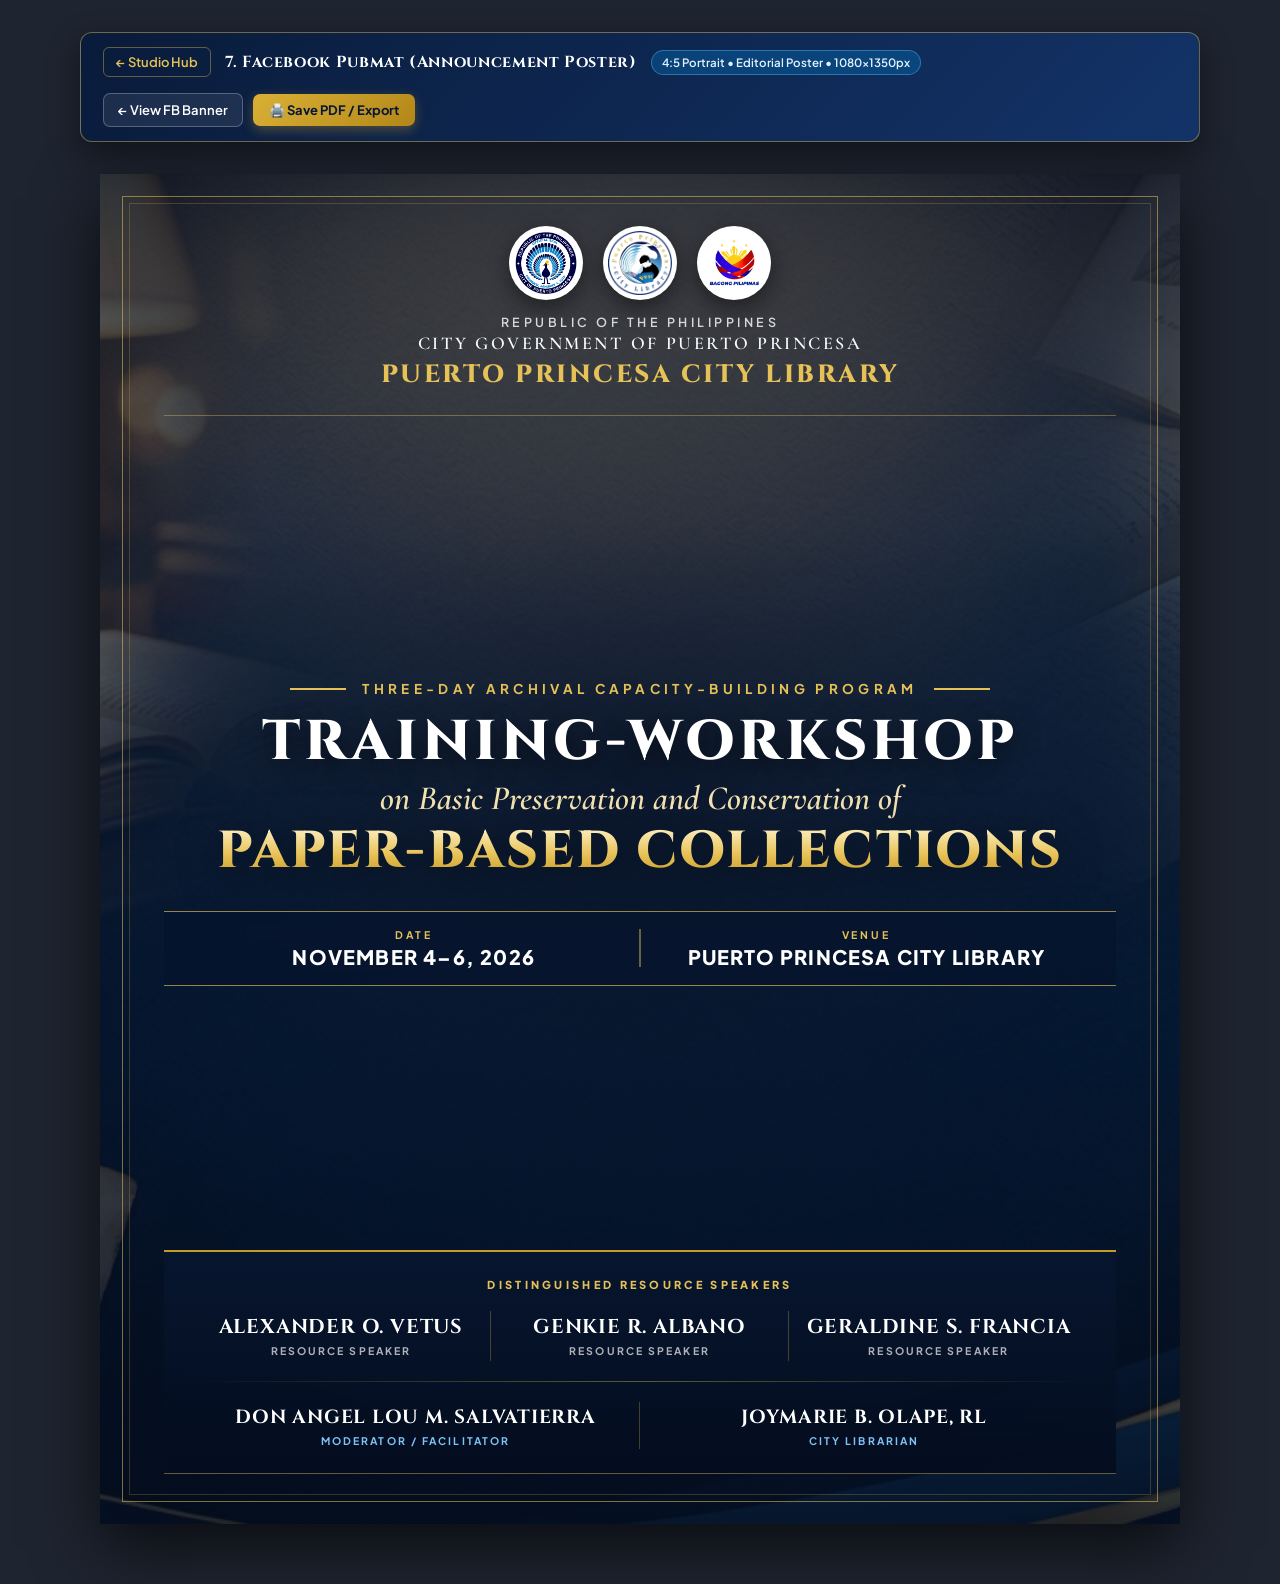
<file: 07-fb-pubmat.html>
<!DOCTYPE html>
<html lang="en">
<head>
  <meta charset="UTF-8" />
  <meta name="viewport" content="width=device-width, initial-scale=1.0" />
  <title>Facebook Pubmat — PPCL Training-Workshop (1080×1350px)</title>
  <link rel="stylesheet" href="shared/theme.css" />
  <style>
    @page {
      size: 1080px 1350px;
      margin: 0;
    }

    .fb-pubmat {
      width: 1080px;
      height: 1350px;
      position: relative;
      overflow: hidden;
      background-color: #06152D;
      color: #FFFFFF;
      box-shadow: 0 24px 60px rgba(0, 0, 0, 0.65);
      display: flex;
      flex-direction: column;
      justify-content: space-between;
    }

    .backdrop-img {
      position: absolute;
      inset: 0;
      width: 100%;
      height: 100%;
      object-fit: cover;
      object-position: center center;
      z-index: 0;
    }

    .editorial-scrim {
      position: absolute;
      inset: 0;
      background:
        radial-gradient(ellipse 65% 46% at 50% 46%, rgba(5, 17, 38, 0.84) 0%, rgba(5, 17, 38, 0.54) 65%, rgba(4, 12, 28, 0.28) 100%),
        linear-gradient(180deg, rgba(4, 14, 32, 0.72) 0%, rgba(6, 20, 45, 0.18) 26%, rgba(6, 20, 45, 0.28) 66%, rgba(4, 12, 28, 0.78) 100%);
      z-index: 1;
    }

    .architectural-border {
      position: absolute;
      inset: 22px;
      border: 1.5px solid rgba(229, 193, 88, 0.55);
      pointer-events: none;
      z-index: 4;
    }

    .architectural-border::after {
      content: "";
      position: absolute;
      inset: 6px;
      border: 1px solid rgba(229, 193, 88, 0.22);
    }

    .pubmat-content {
      position: relative;
      z-index: 3;
      width: 100%;
      height: 100%;
      padding: 52px 64px 50px;
      display: flex;
      flex-direction: column;
      justify-content: space-between;
      align-items: center;
      text-align: center;
    }

    /* 1. Top Authority Header */
    .inst-header {
      width: 100%;
      display: flex;
      flex-direction: column;
      align-items: center;
      gap: 14px;
      padding-bottom: 24px;
      border-bottom: 1px solid rgba(229, 193, 88, 0.38);
    }

    .logos-row {
      display: flex;
      align-items: center;
      justify-content: center;
      gap: 20px;
    }

    .logo-circle {
      width: 74px;
      height: 74px;
      border-radius: 50%;
      background: #FFFFFF;
      padding: 5px;
      display: flex;
      align-items: center;
      justify-content: center;
      box-shadow: 0 8px 22px rgba(0, 0, 0, 0.45);
    }

    .logo-circle img {
      width: 100%;
      height: 100%;
      object-fit: contain;
    }

    .inst-copy {
      display: flex;
      flex-direction: column;
      gap: 2px;
    }

    .inst-copy .rep {
      font-family: var(--font-sans);
      font-size: 12.5px;
      font-weight: 600;
      letter-spacing: 0.28em;
      text-transform: uppercase;
      color: rgba(255, 255, 255, 0.8);
    }

    .inst-copy .lgu {
      font-family: var(--font-serif);
      font-size: 18px;
      font-weight: 600;
      letter-spacing: 0.14em;
      text-transform: uppercase;
      color: #F8FAFC;
    }

    .inst-copy .lib {
      font-family: var(--font-display);
      font-size: 25px;
      font-weight: 800;
      letter-spacing: 0.1em;
      text-transform: uppercase;
      color: var(--gold-bright);
      margin-top: 2px;
    }

    /* 2. Focal Typographic Lockup */
    .focal-center {
      display: flex;
      flex-direction: column;
      align-items: center;
      width: 100%;
      margin: auto 0;
    }

    .overline-bar {
      display: flex;
      align-items: center;
      gap: 16px;
      margin-bottom: 16px;
    }

    .overline-rule {
      width: 56px;
      height: 1.5px;
      background: var(--gold-bright);
    }

    .overline-text {
      font-family: var(--font-sans);
      font-size: 13.5px;
      font-weight: 700;
      letter-spacing: 0.32em;
      text-transform: uppercase;
      color: var(--gold-bright);
    }

    .headline-1 {
      font-family: var(--font-display);
      font-size: 56px;
      font-weight: 800;
      letter-spacing: 0.07em;
      line-height: 1.04;
      text-transform: uppercase;
      color: #FFFFFF;
      text-shadow: 0 8px 26px rgba(0, 0, 0, 0.55);
    }

    .headline-bridge {
      font-family: var(--font-serif);
      font-style: italic;
      font-size: 34px;
      font-weight: 600;
      color: #F3E3B2;
      margin: 6px 0 4px;
    }

    .headline-2 {
      font-family: var(--font-display);
      font-size: 52px;
      font-weight: 800;
      letter-spacing: 0.04em;
      line-height: 1.08;
      text-transform: uppercase;
      background: linear-gradient(180deg, #FFF6D1 0%, #E8C35A 55%, #C59620 100%);
      -webkit-background-clip: text;
      -webkit-text-fill-color: transparent;
      filter: drop-shadow(0 6px 20px rgba(0, 0, 0, 0.55));
    }

    .logistics-strip {
      margin-top: 32px;
      width: 100%;
      display: grid;
      grid-template-columns: 1fr auto 1fr;
      align-items: center;
      border-top: 1.5px solid rgba(229, 193, 88, 0.65);
      border-bottom: 1.5px solid rgba(229, 193, 88, 0.65);
      background: rgba(6, 20, 45, 0.72);
      backdrop-filter: blur(8px);
      padding: 16px 24px;
    }

    .log-col {
      display: flex;
      flex-direction: column;
      align-items: center;
      gap: 3px;
    }

    .log-label {
      font-family: var(--font-sans);
      font-size: 10.5px;
      font-weight: 700;
      letter-spacing: 0.28em;
      text-transform: uppercase;
      color: var(--gold-bright);
    }

    .log-value {
      font-family: var(--font-sans);
      font-size: 20px;
      font-weight: 800;
      letter-spacing: 0.06em;
      text-transform: uppercase;
      color: #FFFFFF;
    }

    .log-divider {
      width: 1.5px;
      height: 38px;
      background: rgba(229, 193, 88, 0.45);
    }

    /* 3. Architectural Roster Panel */
    .roster-panel {
      width: 100%;
      background: linear-gradient(180deg, rgba(7, 22, 48, 0.9) 0%, rgba(4, 13, 30, 0.96) 100%);
      border-top: 2.5px solid var(--gold-rich);
      border-bottom: 1px solid rgba(229, 193, 88, 0.4);
      backdrop-filter: blur(12px);
      padding: 26px 28px 24px;
      display: flex;
      flex-direction: column;
      gap: 20px;
    }

    .roster-kicker {
      font-family: var(--font-sans);
      font-size: 11px;
      font-weight: 800;
      letter-spacing: 0.3em;
      text-transform: uppercase;
      color: var(--gold-bright);
    }

    .speakers-grid {
      display: grid;
      grid-template-columns: repeat(3, 1fr);
      width: 100%;
    }

    .spk-col {
      display: flex;
      flex-direction: column;
      align-items: center;
      justify-content: center;
      padding: 4px 12px;
      border-right: 1px solid rgba(229, 193, 88, 0.28);
    }

    .spk-col:last-child {
      border-right: none;
    }

    .spk-name {
      font-family: var(--font-display);
      font-size: 20px;
      font-weight: 700;
      letter-spacing: 0.04em;
      line-height: 1.2;
      color: #FFFFFF;
    }

    .spk-role {
      margin-top: 5px;
      font-family: var(--font-sans);
      font-size: 10.5px;
      font-weight: 700;
      letter-spacing: 0.2em;
      text-transform: uppercase;
      color: rgba(255, 255, 255, 0.68);
    }

    .panel-rule {
      width: 100%;
      height: 1px;
      background: linear-gradient(90deg, transparent, rgba(229, 193, 88, 0.4), transparent);
    }

    .officials-grid {
      display: grid;
      grid-template-columns: 1fr 1fr;
      width: 100%;
    }

    .off-col {
      display: flex;
      flex-direction: column;
      align-items: center;
      justify-content: center;
      padding: 2px 14px;
      border-right: 1px solid rgba(229, 193, 88, 0.28);
    }

    .off-col:last-child {
      border-right: none;
    }

    .off-name {
      font-family: var(--font-display);
      font-size: 19px;
      font-weight: 700;
      letter-spacing: 0.04em;
      color: #FFFFFF;
    }

    .off-role {
      margin-top: 4px;
      font-family: var(--font-sans);
      font-size: 10.5px;
      font-weight: 700;
      letter-spacing: 0.2em;
      text-transform: uppercase;
      color: #7CC4FA;
    }
  </style>
</head>
<body>

  <div class="studio-toolbar">
    <div class="toolbar-left">
      <a href="index.html" class="back-link">← Studio Hub</a>
      <h1>7. Facebook Pubmat (Announcement Poster)</h1>
      <span class="spec-badge">4:5 Portrait • Editorial Poster • 1080×1350px</span>
    </div>
    <div class="toolbar-actions">
      <a href="06-fb-banner.html" class="btn-outline" style="text-decoration:none;">← View FB Banner</a>
      <button class="btn-gold" onclick="window.print()">🖨️ Save PDF / Export</button>
    </div>
  </div>

  <section class="fb-pubmat print-page" id="fb-pubmat-canvas">
    <img class="backdrop-img" src="shared/bg_archival_tarp.jpg" alt="" />
    <div class="editorial-scrim"></div>
    <div class="architectural-border"></div>

    <div class="pubmat-content">
      <header class="inst-header">
        <div class="logos-row">
          <div class="logo-circle"><img src="logo/Puerto_Princesa_city_seal.svg.png" alt="City Seal" /></div>
          <div class="logo-circle"><img src="logo/ppcitylibrary-logo.png" alt="PPCL Logo" /></div>
          <div class="logo-circle"><img src="logo/BAGONG-PILIPINAS-LOGO-1-1.png" alt="Bagong Pilipinas" /></div>
        </div>
        <div class="inst-copy">
          <span class="rep" contenteditable="true">Republic of the Philippines</span>
          <span class="lgu" contenteditable="true">City Government of Puerto Princesa</span>
          <span class="lib" contenteditable="true">Puerto Princesa City Library</span>
        </div>
      </header>

      <div class="focal-center">
        <div class="overline-bar">
          <span class="overline-rule"></span>
          <span class="overline-text" contenteditable="true">Three-Day Archival Capacity-Building Program</span>
          <span class="overline-rule"></span>
        </div>

        <h2 class="headline-1" contenteditable="true">Training-Workshop</h2>
        <div class="headline-bridge" contenteditable="true">on Basic Preservation and Conservation of</div>
        <h3 class="headline-2" contenteditable="true">Paper-Based Collections</h3>

        <div class="logistics-strip">
          <div class="log-col">
            <span class="log-label">Date</span>
            <span class="log-value" contenteditable="true">November 4–6, 2026</span>
          </div>
          <div class="log-divider"></div>
          <div class="log-col">
            <span class="log-label">Venue</span>
            <span class="log-value" contenteditable="true">Puerto Princesa City Library</span>
          </div>
        </div>
      </div>

      <footer class="roster-panel">
        <div class="roster-kicker">Distinguished Resource Speakers</div>
        <div class="speakers-grid">
          <div class="spk-col">
            <div class="spk-name" contenteditable="true">ALEXANDER O. VETUS</div>
            <div class="spk-role" contenteditable="true">Resource Speaker</div>
          </div>
          <div class="spk-col">
            <div class="spk-name" contenteditable="true">GENKIE R. ALBANO</div>
            <div class="spk-role" contenteditable="true">Resource Speaker</div>
          </div>
          <div class="spk-col">
            <div class="spk-name" contenteditable="true">GERALDINE S. FRANCIA</div>
            <div class="spk-role" contenteditable="true">Resource Speaker</div>
          </div>
        </div>

        <div class="panel-rule"></div>

        <div class="officials-grid">
          <div class="off-col">
            <div class="off-name" contenteditable="true">DON ANGEL LOU M. SALVATIERRA</div>
            <div class="off-role" contenteditable="true">Moderator / Facilitator</div>
          </div>
          <div class="off-col">
            <div class="off-name" contenteditable="true">JOYMARIE B. OLAPE, RL</div>
            <div class="off-role" contenteditable="true">City Librarian</div>
          </div>
        </div>
      </footer>
    </div>
  </section>

</body>
</html>
</file>
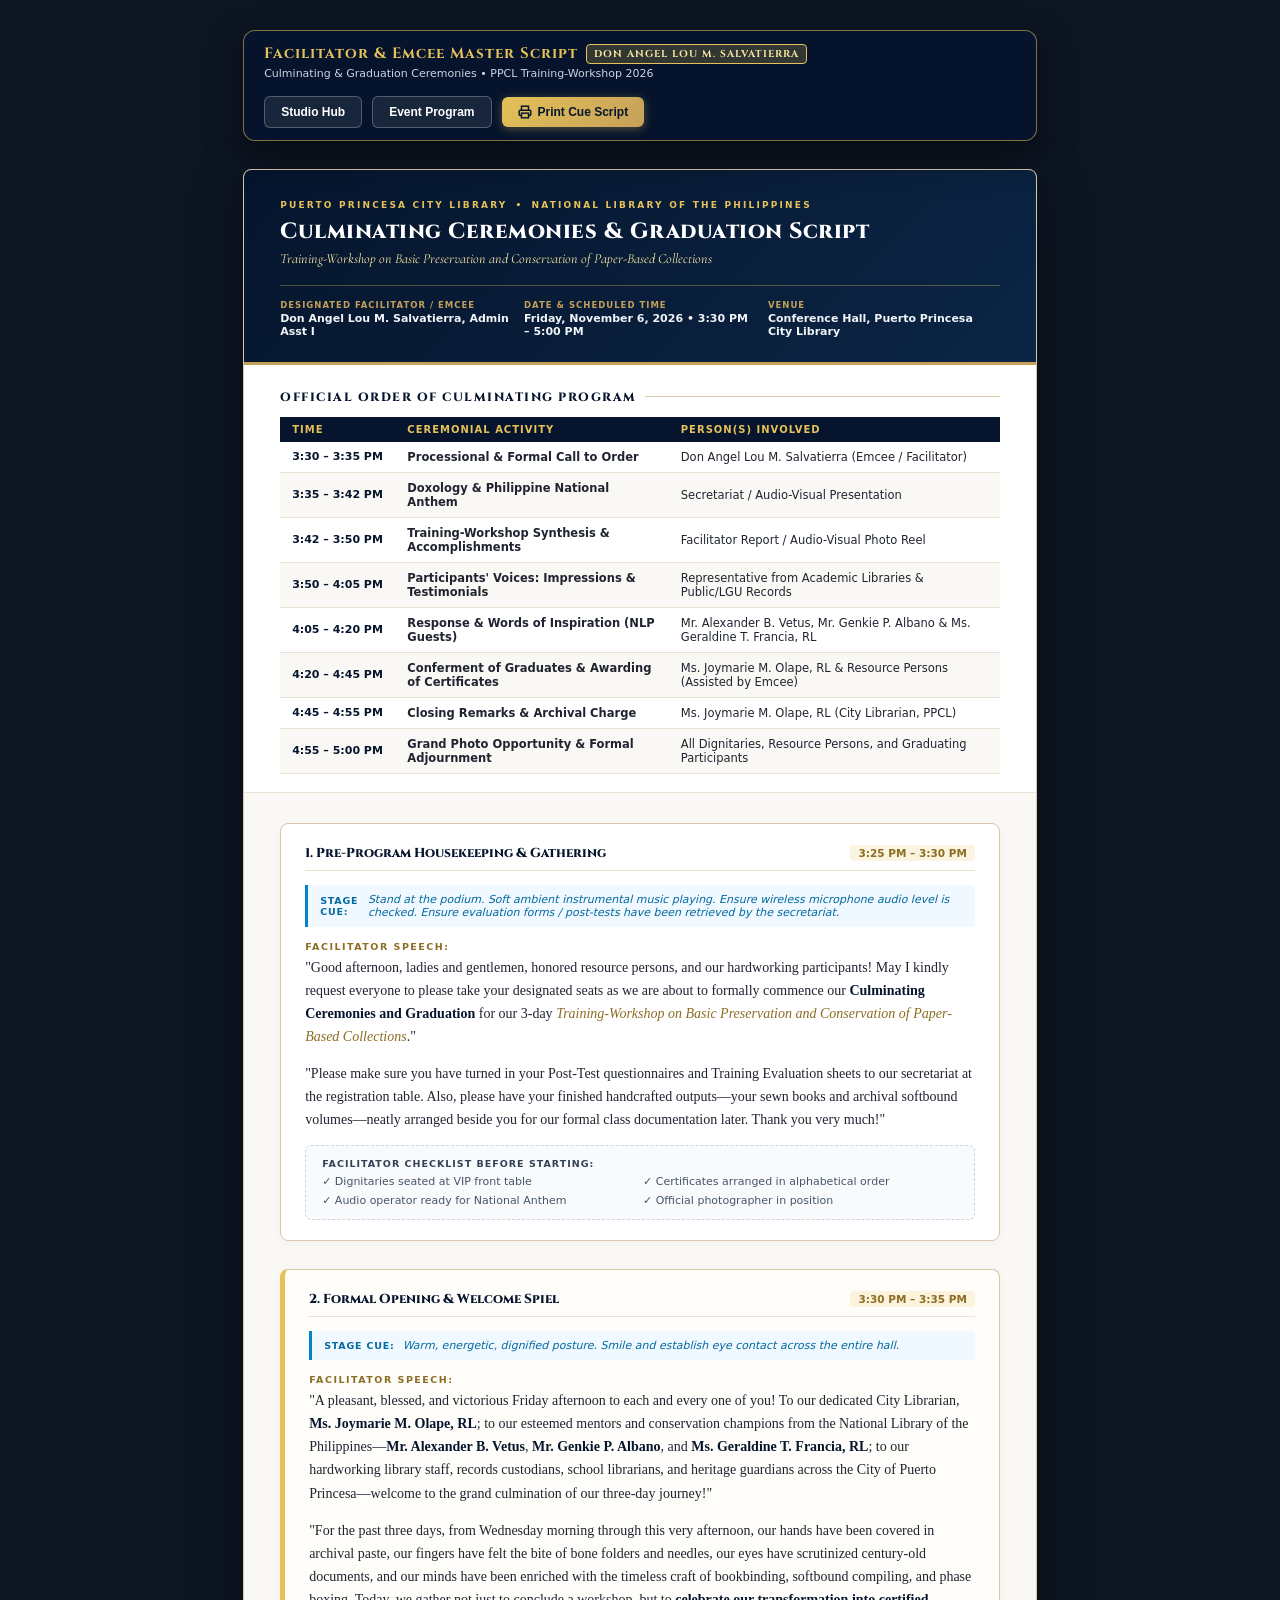
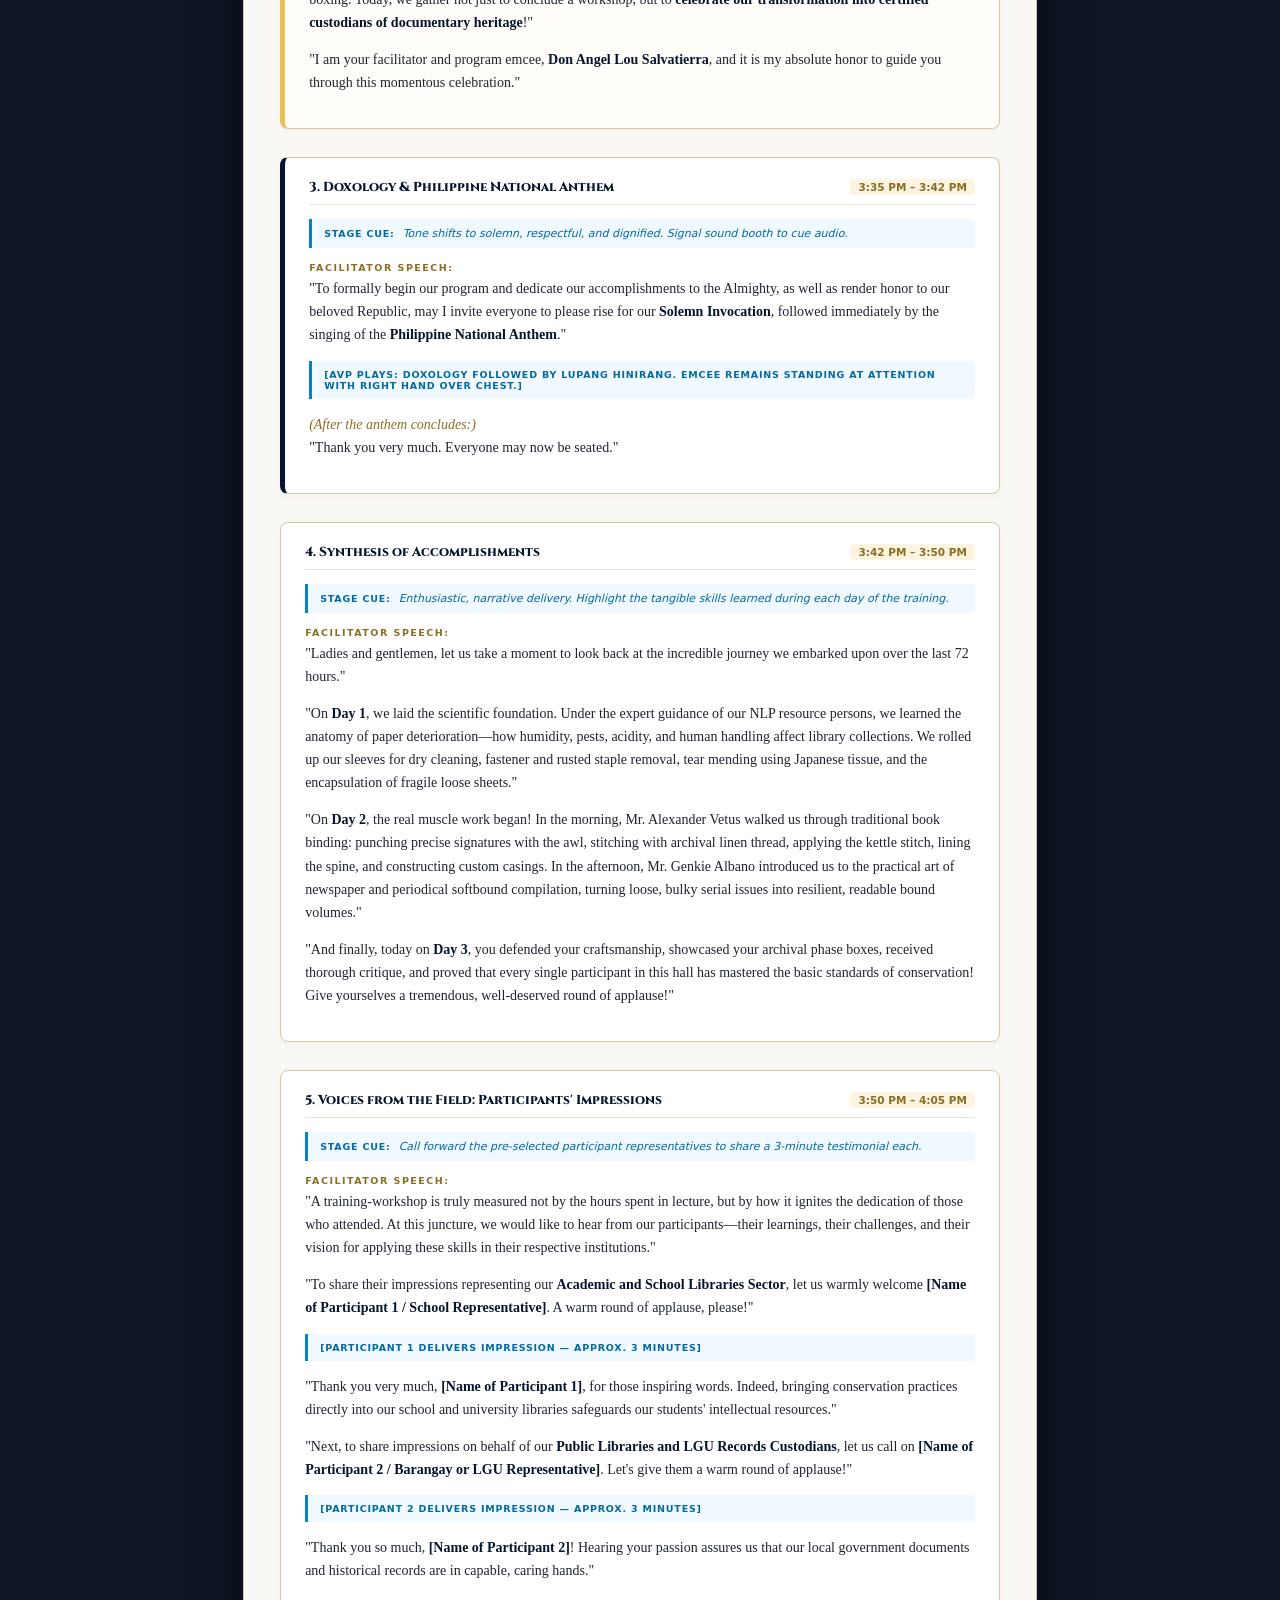
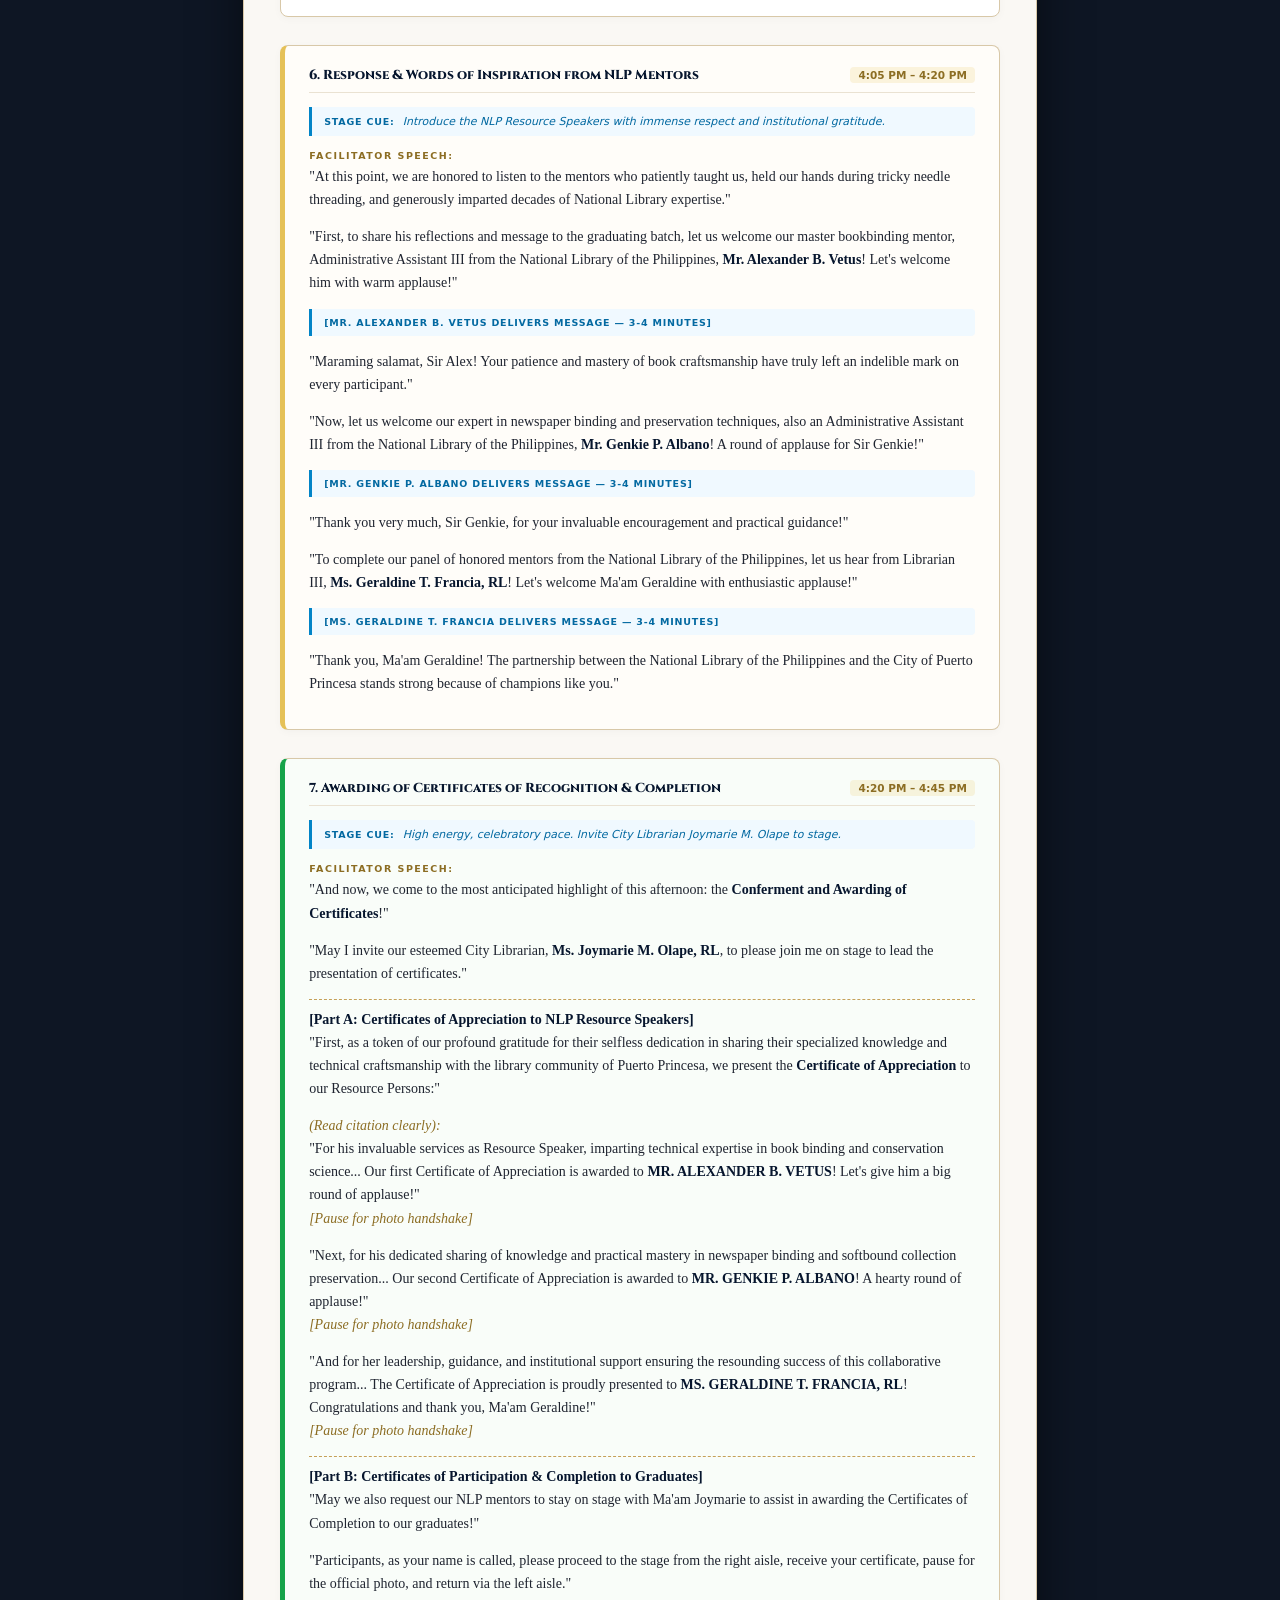
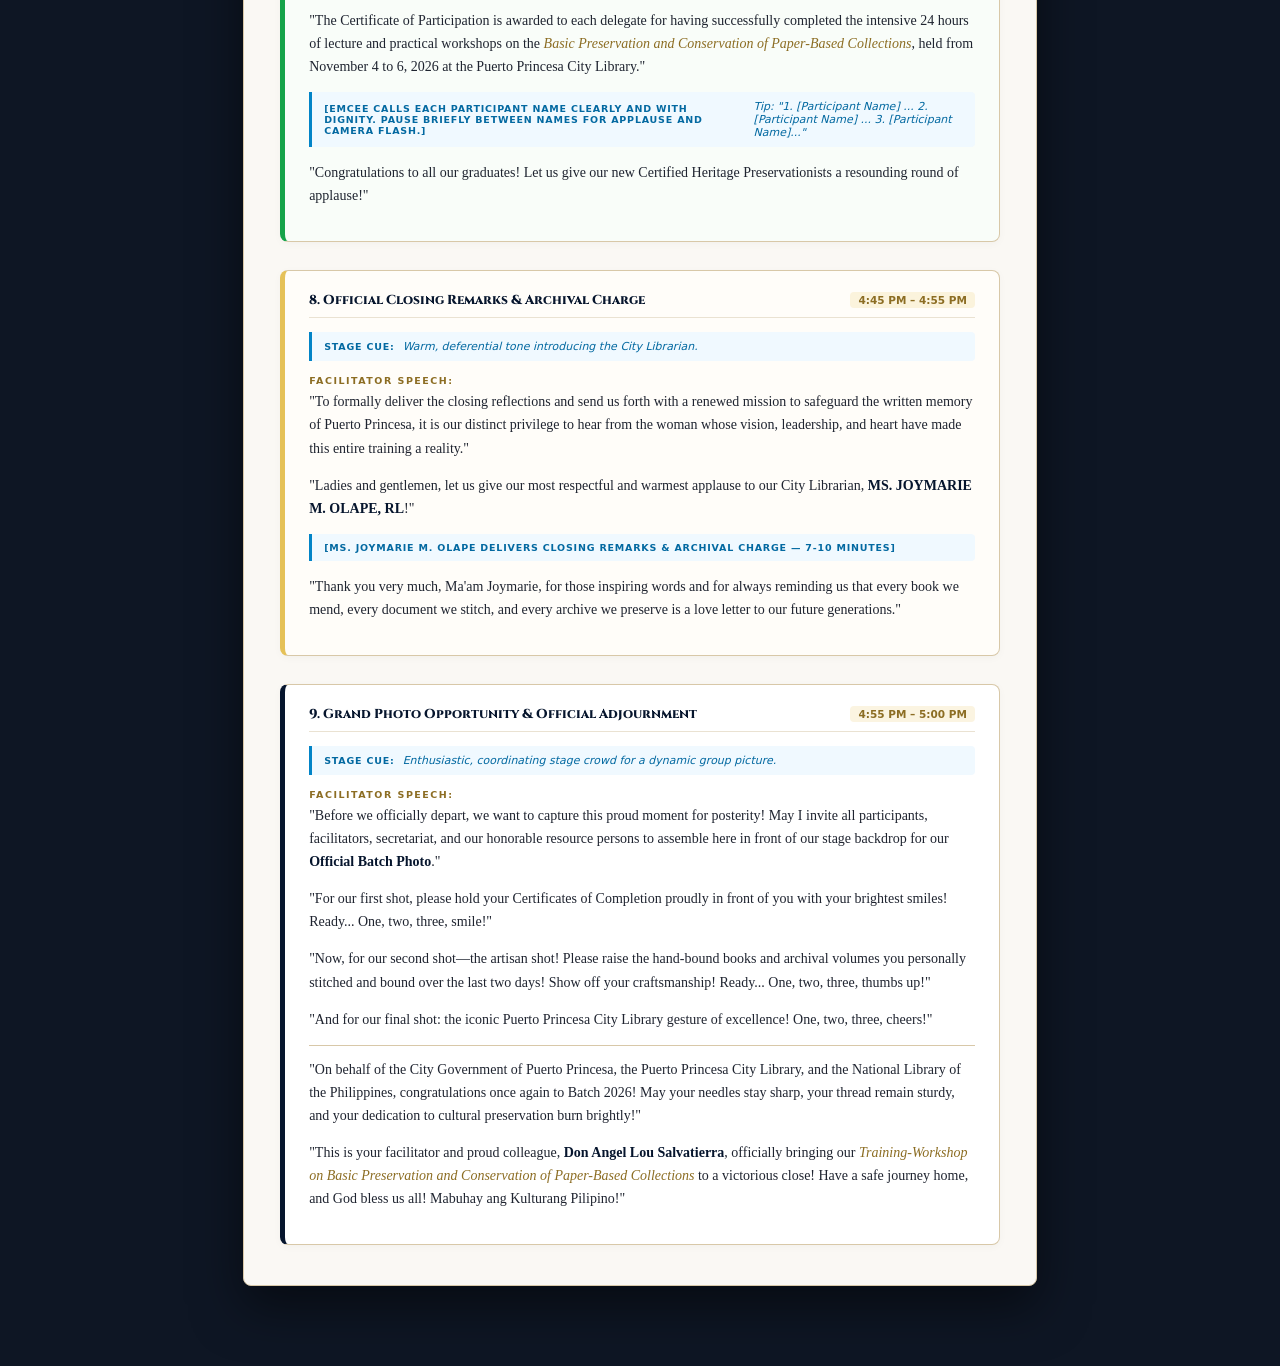
<file: 09-facilitator-script.html>
<!DOCTYPE html>
<html lang="en">
<head>
  <meta charset="UTF-8" />
  <meta name="viewport" content="width=device-width, initial-scale=1.0" />
  <title>Culminating Ceremonies & Graduation Script — PPCL Training-Workshop 2026</title>
  <link rel="stylesheet" href="shared/theme.css" />
  <style>
    :root {
      --navy-deep: #06152D;
      --navy-royal: #0B2545;
      --gold-primary: #C5A059;
      --gold-bright: #E5C158;
      --gold-light: #F8E7A2;
      --bg-cream: #FDFBF7;
      --ink-primary: #1F2430;
      --ink-muted: #5C6479;
      --cue-blue: #0284C7;
      --cue-green: #16A34A;
      --cue-amber: #D97706;
    }

    * {
      box-sizing: border-box;
      -webkit-print-color-adjust: exact !important;
      print-color-adjust: exact !important;
    }

    body {
      background-color: #0E1624;
      color: var(--ink-primary);
      font-family: 'Montserrat', system-ui, -apple-system, sans-serif;
      margin: 0;
      padding: 30px 20px 80px;
      display: flex;
      flex-direction: column;
      align-items: center;
      gap: 28px;
    }

    /* Fixed Sticky Controller / Toolbar */
    .script-toolbar {
      position: sticky;
      top: 16px;
      z-index: 1000;
      display: flex;
      flex-wrap: wrap;
      align-items: center;
      justify-content: space-between;
      gap: 16px;
      width: 210mm;
      max-width: calc(100vw - 32px);
      background: rgba(6, 21, 45, 0.96);
      backdrop-filter: blur(14px);
      border: 1px solid rgba(229, 193, 88, 0.55);
      border-radius: 12px;
      padding: 12px 20px;
      box-shadow: 0 12px 35px rgba(0, 0, 0, 0.55);
      color: #FFFFFF;
    }

    .toolbar-meta h1 {
      margin: 0;
      font-family: 'Cinzel', serif;
      font-size: 15px;
      letter-spacing: 1px;
      color: var(--gold-bright);
      display: flex;
      align-items: center;
      gap: 8px;
    }

    .toolbar-meta p {
      margin: 3px 0 0;
      font-size: 11px;
      color: #CBD5E1;
    }

    .toolbar-role-pill {
      background: rgba(229, 193, 88, 0.2);
      border: 1px solid var(--gold-bright);
      border-radius: 4px;
      padding: 2px 7px;
      font-size: 10px;
      font-weight: 700;
      color: var(--gold-light);
      text-transform: uppercase;
    }

    .toolbar-btns {
      display: flex;
      align-items: center;
      gap: 10px;
    }

    .btn {
      display: inline-flex;
      align-items: center;
      gap: 6px;
      padding: 8px 16px;
      font-family: 'Montserrat', sans-serif;
      font-size: 12px;
      font-weight: 700;
      text-decoration: none;
      border-radius: 6px;
      cursor: pointer;
      transition: all 0.2s ease;
      border: none;
    }

    .btn-gold {
      background: linear-gradient(135deg, #E5C158, #C5A059);
      color: #06152D;
      box-shadow: 0 2px 10px rgba(229, 193, 88, 0.35);
    }
    .btn-gold:hover {
      background: linear-gradient(135deg, #F0D278, #D6B26A);
      transform: translateY(-1px);
    }

    .btn-outline {
      background: rgba(255, 255, 255, 0.08);
      color: #FFFFFF;
      border: 1px solid rgba(255, 255, 255, 0.25);
    }
    .btn-outline:hover {
      background: rgba(255, 255, 255, 0.18);
    }

    /* Teleprompter / Document Container */
    .document-binder {
      width: 210mm;
      max-width: calc(100vw - 32px);
      background: #FAF8F4;
      border: 1px solid #D8C8A8;
      box-shadow: 0 20px 50px rgba(0, 0, 0, 0.5);
      border-radius: 8px;
      overflow: hidden;
    }

    /* Executive Binder Header */
    .binder-hero-header {
      background: linear-gradient(135deg, #06152D 0%, #0B2545 100%);
      color: #FFFFFF;
      padding: 30px 36px 24px;
      border-bottom: 3px solid var(--gold-primary);
      position: relative;
    }

    .hero-eyebrow {
      font-size: 9px;
      font-weight: 800;
      letter-spacing: 2.2px;
      text-transform: uppercase;
      color: var(--gold-bright);
      display: flex;
      align-items: center;
      gap: 8px;
    }

    .hero-title {
      font-family: 'Cinzel', serif;
      font-size: 22px;
      font-weight: 800;
      color: #FFFFFF;
      margin: 8px 0 4px;
      letter-spacing: 0.5px;
      line-height: 1.25;
    }

    .hero-subtitle {
      font-family: 'Cormorant Garamond', Georgia, serif;
      font-style: italic;
      font-size: 14px;
      color: var(--gold-light);
      margin: 0;
    }

    .hero-meta-grid {
      display: grid;
      grid-template-columns: repeat(3, 1fr);
      gap: 12px;
      margin-top: 18px;
      padding-top: 14px;
      border-top: 1px solid rgba(229, 193, 88, 0.35);
    }

    .meta-box {
      display: flex;
      flex-direction: column;
      gap: 2px;
    }

    .meta-label {
      font-size: 8.5px;
      text-transform: uppercase;
      letter-spacing: 1px;
      color: var(--gold-primary);
      font-weight: 700;
    }

    .meta-val {
      font-size: 11px;
      font-weight: 600;
      color: #F1F5F9;
    }

    /* Program Order Summary Table */
    .summary-section {
      padding: 24px 36px 18px;
      background: #FFFFFF;
      border-bottom: 1px solid #EAE2D2;
    }

    .section-tag {
      font-family: 'Cinzel', serif;
      font-size: 12px;
      font-weight: 800;
      letter-spacing: 1.5px;
      text-transform: uppercase;
      color: var(--navy-deep);
      margin-bottom: 12px;
      display: flex;
      align-items: center;
      gap: 8px;
    }
    .section-tag::after {
      content: "";
      flex: 1;
      height: 1px;
      background: #D8C8A8;
    }

    .flow-table {
      width: 100%;
      border-collapse: collapse;
      font-size: 11.5px;
    }

    .flow-table th {
      background: #06152D;
      color: var(--gold-bright);
      text-align: left;
      padding: 7px 12px;
      font-size: 10px;
      text-transform: uppercase;
      letter-spacing: 1px;
    }

    .flow-table td {
      padding: 8px 12px;
      border-bottom: 1px solid #EAE2D2;
      vertical-align: middle;
    }

    .flow-table tr:nth-child(even) {
      background: #FAF8F4;
    }

    .time-badge {
      font-weight: 800;
      color: #06152D;
      font-size: 11px;
      white-space: nowrap;
    }

    .part-badge {
      display: inline-block;
      background: rgba(11, 37, 69, 0.08);
      color: #0B2545;
      font-weight: 700;
      padding: 2px 7px;
      border-radius: 4px;
      font-size: 10.5px;
    }

    /* Main Script Body */
    .script-body {
      padding: 30px 36px 40px;
      display: flex;
      flex-direction: column;
      gap: 28px;
    }

    /* Script Segment Block */
    .script-block {
      background: #FFFFFF;
      border: 1px solid #D8C8A8;
      border-radius: 8px;
      padding: 20px 24px;
      box-shadow: 0 2px 8px rgba(0, 0, 0, 0.03);
      position: relative;
    }

    .script-block.highlight {
      border-left: 5px solid var(--gold-bright);
      background: #FFFDF9;
    }

    .script-block.solemn {
      border-left: 5px solid #06152D;
    }

    .script-block.awarding {
      border-left: 5px solid #16A34A;
      background: #F9FDF9;
    }

    .segment-header {
      display: flex;
      justify-content: space-between;
      align-items: baseline;
      border-bottom: 1px solid #EAE2D2;
      padding-bottom: 8px;
      margin-bottom: 14px;
    }

    .segment-number {
      font-family: 'Cinzel', serif;
      font-size: 13px;
      font-weight: 800;
      color: #06152D;
      display: flex;
      align-items: center;
      gap: 8px;
    }

    .segment-time {
      font-size: 10.5px;
      font-weight: 700;
      color: #8C6D23;
      background: rgba(229, 193, 88, 0.18);
      padding: 2px 8px;
      border-radius: 4px;
    }

    /* Stage Directions & Cues */
    .stage-cue {
      background: #F0F9FF;
      border-left: 3px solid var(--cue-blue);
      padding: 8px 12px;
      margin: 10px 0 14px;
      border-radius: 0 4px 4px 0;
      font-size: 11px;
      color: #0369A1;
      font-style: italic;
      display: flex;
      align-items: center;
      gap: 8px;
    }

    .stage-cue strong {
      font-style: normal;
      text-transform: uppercase;
      letter-spacing: 0.8px;
      font-size: 9.5px;
    }

    /* Verbal Speech Text */
    .speech-label {
      font-size: 9.5px;
      font-weight: 800;
      letter-spacing: 1.5px;
      text-transform: uppercase;
      color: #8C6D23;
      margin-bottom: 4px;
      display: block;
    }

    .speech-text {
      font-family: 'Georgia', serif;
      font-size: 14px;
      line-height: 1.65;
      color: #1F2430;
      margin: 0 0 14px;
    }

    .speech-text strong {
      color: #06152D;
      font-weight: 700;
    }

    .speech-text em {
      color: #8C6D23;
      font-style: italic;
    }

    .pronunciation-tip {
      background: #FEF3C7;
      border: 1px solid #FCD34D;
      border-radius: 4px;
      padding: 2px 6px;
      font-size: 10px;
      font-family: 'Montserrat', sans-serif;
      font-weight: 700;
      color: #92400E;
    }

    /* Checklist Box for Facilitator */
    .checklist-box {
      background: #F8FAFC;
      border: 1px dashed #CBD5E1;
      border-radius: 6px;
      padding: 12px 16px;
      margin-top: 10px;
      font-size: 11px;
    }

    .checklist-title {
      font-weight: 700;
      color: #334155;
      text-transform: uppercase;
      font-size: 9.5px;
      letter-spacing: 1px;
      margin-bottom: 6px;
    }

    .checklist-items {
      display: grid;
      grid-template-columns: repeat(2, 1fr);
      gap: 6px;
      list-style: none;
      padding: 0;
      margin: 0;
    }

    .checklist-items li {
      display: flex;
      align-items: center;
      gap: 6px;
      color: #475569;
    }

    /* Print Formatting */
    @media print {
      body {
        background: #FFFFFF !important;
        padding: 0 !important;
      }
      .script-toolbar {
        display: none !important;
      }
      .document-binder {
        box-shadow: none !important;
        border: none !important;
        width: 100% !important;
        max-width: 100% !important;
      }
      .script-block {
        page-break-inside: avoid;
        break-inside: avoid;
        margin-bottom: 16px;
      }
    }
  </style>
</head>
<body>

  <!-- ========================================================
       FLOATING CONTROLLER / TOOLBAR
       ======================================================== -->
  <div class="script-toolbar">
    <div class="toolbar-meta">
      <h1>
        Facilitator &amp; Emcee Master Script
        <span class="toolbar-role-pill">Don Angel Lou M. Salvatierra</span>
      </h1>
      <p>Culminating &amp; Graduation Ceremonies • PPCL Training-Workshop 2026</p>
    </div>
    <div class="toolbar-btns">
      <a href="index.html" class="btn btn-outline">Studio Hub</a>
      <a href="08-event-program-a4.html" class="btn btn-outline">Event Program</a>
      <button onclick="window.print()" class="btn btn-gold">
        <svg width="14" height="14" viewBox="0 0 24 24" fill="none" stroke="currentColor" stroke-width="2.5"><path d="M6 9V2h12v7M6 18H4a2 2 0 0 1-2-2v-5a2 2 0 0 1 2-2h16a2 2 0 0 1 2 2v5a2 2 0 0 1-2 2h-2"/><rect x="6" y="14" width="12" height="8"/></svg>
        Print Cue Script
      </button>
    </div>
  </div>

  <!-- ========================================================
       MASTER SCRIPT DOCUMENT BINDER
       ======================================================== -->
  <main class="document-binder">

    <!-- Executive Title Banner -->
    <header class="binder-hero-header">
      <div class="hero-eyebrow">
        <span>PUERTO PRINCESA CITY LIBRARY</span>
        <span>•</span>
        <span>NATIONAL LIBRARY OF THE PHILIPPINES</span>
      </div>
      <h1 class="hero-title">Culminating Ceremonies &amp; Graduation Script</h1>
      <p class="hero-subtitle">
        Training-Workshop on Basic Preservation and Conservation of Paper-Based Collections
      </p>

      <div class="hero-meta-grid">
        <div class="meta-box">
          <span class="meta-label">Designated Facilitator / Emcee</span>
          <span class="meta-val">Don Angel Lou M. Salvatierra, Admin Asst I</span>
        </div>
        <div class="meta-box">
          <span class="meta-label">Date &amp; Scheduled Time</span>
          <span class="meta-val">Friday, November 6, 2026 • 3:30 PM – 5:00 PM</span>
        </div>
        <div class="meta-box">
          <span class="meta-label">Venue</span>
          <span class="meta-val">Conference Hall, Puerto Princesa City Library</span>
        </div>
      </div>
    </header>

    <!-- Part I: Culmination Flow Summary -->
    <section class="summary-section">
      <div class="section-tag">Official Order of Culminating Program</div>
      <table class="flow-table">
        <thead>
          <tr>
            <th style="width: 16%;">Time</th>
            <th style="width: 38%;">Ceremonial Activity</th>
            <th style="width: 46%;">Person(s) Involved</th>
          </tr>
        </thead>
        <tbody>
          <tr>
            <td class="time-badge">3:30 – 3:35 PM</td>
            <td><strong>Processional &amp; Formal Call to Order</strong></td>
            <td>Don Angel Lou M. Salvatierra (Emcee / Facilitator)</td>
          </tr>
          <tr>
            <td class="time-badge">3:35 – 3:42 PM</td>
            <td><strong>Doxology &amp; Philippine National Anthem</strong></td>
            <td>Secretariat / Audio-Visual Presentation</td>
          </tr>
          <tr>
            <td class="time-badge">3:42 – 3:50 PM</td>
            <td><strong>Training-Workshop Synthesis &amp; Accomplishments</strong></td>
            <td>Facilitator Report / Audio-Visual Photo Reel</td>
          </tr>
          <tr>
            <td class="time-badge">3:50 – 4:05 PM</td>
            <td><strong>Participants' Voices: Impressions &amp; Testimonials</strong></td>
            <td>Representative from Academic Libraries &amp; Public/LGU Records</td>
          </tr>
          <tr>
            <td class="time-badge">4:05 – 4:20 PM</td>
            <td><strong>Response &amp; Words of Inspiration (NLP Guests)</strong></td>
            <td>Mr. Alexander B. Vetus, Mr. Genkie P. Albano &amp; Ms. Geraldine T. Francia, RL</td>
          </tr>
          <tr>
            <td class="time-badge">4:20 – 4:45 PM</td>
            <td><strong>Conferment of Graduates &amp; Awarding of Certificates</strong></td>
            <td>Ms. Joymarie M. Olape, RL &amp; Resource Persons (Assisted by Emcee)</td>
          </tr>
          <tr>
            <td class="time-badge">4:45 – 4:55 PM</td>
            <td><strong>Closing Remarks &amp; Archival Charge</strong></td>
            <td>Ms. Joymarie M. Olape, RL (City Librarian, PPCL)</td>
          </tr>
          <tr>
            <td class="time-badge">4:55 – 5:00 PM</td>
            <td><strong>Grand Photo Opportunity &amp; Formal Adjournment</strong></td>
            <td>All Dignitaries, Resource Persons, and Graduating Participants</td>
          </tr>
        </tbody>
      </table>
    </section>

    <!-- Part II: Detailed Verbal Script & Teleprompter -->
    <section class="script-body">

      <!-- SEGMENT 1: PRE-PROGRAM HOUSEKEEPING -->
      <article class="script-block">
        <div class="segment-header">
          <span class="segment-number">1. Pre-Program Housekeeping &amp; Gathering</span>
          <span class="segment-time">3:25 PM – 3:30 PM</span>
        </div>

        <div class="stage-cue">
          <strong>Stage Cue:</strong> Stand at the podium. Soft ambient instrumental music playing. Ensure wireless microphone audio level is checked. Ensure evaluation forms / post-tests have been retrieved by the secretariat.
        </div>

        <span class="speech-label">Facilitator Speech:</span>
        <p class="speech-text">
          "Good afternoon, ladies and gentlemen, honored resource persons, and our hardworking participants! May I kindly request everyone to please take your designated seats as we are about to formally commence our <strong>Culminating Ceremonies and Graduation</strong> for our 3-day <em>Training-Workshop on Basic Preservation and Conservation of Paper-Based Collections</em>."
        </p>
        <p class="speech-text">
          "Please make sure you have turned in your Post-Test questionnaires and Training Evaluation sheets to our secretariat at the registration table. Also, please have your finished handcrafted outputs—your sewn books and archival softbound volumes—neatly arranged beside you for our formal class documentation later. Thank you very much!"
        </p>

        <div class="checklist-box">
          <div class="checklist-title">Facilitator Checklist before starting:</div>
          <ul class="checklist-items">
            <li>✓ Dignitaries seated at VIP front table</li>
            <li>✓ Certificates arranged in alphabetical order</li>
            <li>✓ Audio operator ready for National Anthem</li>
            <li>✓ Official photographer in position</li>
          </ul>
        </div>
      </article>

      <!-- SEGMENT 2: CALL TO ORDER & OPENING SPIEL -->
      <article class="script-block highlight">
        <div class="segment-header">
          <span class="segment-number">2. Formal Opening &amp; Welcome Spiel</span>
          <span class="segment-time">3:30 PM – 3:35 PM</span>
        </div>

        <div class="stage-cue">
          <strong>Stage Cue:</strong> Warm, energetic, dignified posture. Smile and establish eye contact across the entire hall.
        </div>

        <span class="speech-label">Facilitator Speech:</span>
        <p class="speech-text">
          "A pleasant, blessed, and victorious Friday afternoon to each and every one of you! To our dedicated City Librarian, <strong>Ms. Joymarie M. Olape, RL</strong>; to our esteemed mentors and conservation champions from the National Library of the Philippines—<strong>Mr. Alexander B. Vetus</strong>, <strong>Mr. Genkie P. Albano</strong>, and <strong>Ms. Geraldine T. Francia, RL</strong>; to our hardworking library staff, records custodians, school librarians, and heritage guardians across the City of Puerto Princesa—welcome to the grand culmination of our three-day journey!"
        </p>
        <p class="speech-text">
          "For the past three days, from Wednesday morning through this very afternoon, our hands have been covered in archival paste, our fingers have felt the bite of bone folders and needles, our eyes have scrutinized century-old documents, and our minds have been enriched with the timeless craft of bookbinding, softbound compiling, and phase boxing. Today, we gather not just to conclude a workshop, but to <strong>celebrate our transformation into certified custodians of documentary heritage</strong>!"
        </p>
        <p class="speech-text">
          "I am your facilitator and program emcee, <strong>Don Angel Lou Salvatierra</strong>, and it is my absolute honor to guide you through this momentous celebration."
        </p>
      </article>

      <!-- SEGMENT 3: SOLEMN INVOCATION & ANTHEM -->
      <article class="script-block solemn">
        <div class="segment-header">
          <span class="segment-number">3. Doxology &amp; Philippine National Anthem</span>
          <span class="segment-time">3:35 PM – 3:42 PM</span>
        </div>

        <div class="stage-cue">
          <strong>Stage Cue:</strong> Tone shifts to solemn, respectful, and dignified. Signal sound booth to cue audio.
        </div>

        <span class="speech-label">Facilitator Speech:</span>
        <p class="speech-text">
          "To formally begin our program and dedicate our accomplishments to the Almighty, as well as render honor to our beloved Republic, may I invite everyone to please rise for our <strong>Solemn Invocation</strong>, followed immediately by the singing of the <strong>Philippine National Anthem</strong>."
        </p>

        <div class="stage-cue">
          <strong>[AVP Plays: Doxology followed by Lupang Hinirang. Emcee remains standing at attention with right hand over chest.]</strong>
        </div>

        <p class="speech-text">
          <em>(After the anthem concludes:)</em><br/>
          "Thank you very much. Everyone may now be seated."
        </p>
      </article>

      <!-- SEGMENT 4: TRAINING SYNTHESIS -->
      <article class="script-block">
        <div class="segment-header">
          <span class="segment-number">4. Synthesis of Accomplishments</span>
          <span class="segment-time">3:42 PM – 3:50 PM</span>
        </div>

        <div class="stage-cue">
          <strong>Stage Cue:</strong> Enthusiastic, narrative delivery. Highlight the tangible skills learned during each day of the training.
        </div>

        <span class="speech-label">Facilitator Speech:</span>
        <p class="speech-text">
          "Ladies and gentlemen, let us take a moment to look back at the incredible journey we embarked upon over the last 72 hours."
        </p>
        <p class="speech-text">
          "On <strong>Day 1</strong>, we laid the scientific foundation. Under the expert guidance of our NLP resource persons, we learned the anatomy of paper deterioration—how humidity, pests, acidity, and human handling affect library collections. We rolled up our sleeves for dry cleaning, fastener and rusted staple removal, tear mending using Japanese tissue, and the encapsulation of fragile loose sheets."
        </p>
        <p class="speech-text">
          "On <strong>Day 2</strong>, the real muscle work began! In the morning, Mr. Alexander Vetus walked us through traditional book binding: punching precise signatures with the awl, stitching with archival linen thread, applying the kettle stitch, lining the spine, and constructing custom casings. In the afternoon, Mr. Genkie Albano introduced us to the practical art of newspaper and periodical softbound compilation, turning loose, bulky serial issues into resilient, readable bound volumes."
        </p>
        <p class="speech-text">
          "And finally, today on <strong>Day 3</strong>, you defended your craftsmanship, showcased your archival phase boxes, received thorough critique, and proved that every single participant in this hall has mastered the basic standards of conservation! Give yourselves a tremendous, well-deserved round of applause!"
        </p>
      </article>

      <!-- SEGMENT 5: PARTICIPANTS' IMPRESSIONS -->
      <article class="script-block">
        <div class="segment-header">
          <span class="segment-number">5. Voices from the Field: Participants' Impressions</span>
          <span class="segment-time">3:50 PM – 4:05 PM</span>
        </div>

        <div class="stage-cue">
          <strong>Stage Cue:</strong> Call forward the pre-selected participant representatives to share a 3-minute testimonial each.
        </div>

        <span class="speech-label">Facilitator Speech:</span>
        <p class="speech-text">
          "A training-workshop is truly measured not by the hours spent in lecture, but by how it ignites the dedication of those who attended. At this juncture, we would like to hear from our participants—their learnings, their challenges, and their vision for applying these skills in their respective institutions."
        </p>
        <p class="speech-text">
          "To share their impressions representing our <strong>Academic and School Libraries Sector</strong>, let us warmly welcome <strong>[Name of Participant 1 / School Representative]</strong>. A warm round of applause, please!"
        </p>

        <div class="stage-cue">
          <strong>[Participant 1 Delivers Impression — approx. 3 minutes]</strong>
        </div>

        <p class="speech-text">
          "Thank you very much, <strong>[Name of Participant 1]</strong>, for those inspiring words. Indeed, bringing conservation practices directly into our school and university libraries safeguards our students' intellectual resources."
        </p>
        <p class="speech-text">
          "Next, to share impressions on behalf of our <strong>Public Libraries and LGU Records Custodians</strong>, let us call on <strong>[Name of Participant 2 / Barangay or LGU Representative]</strong>. Let's give them a warm round of applause!"
        </p>

        <div class="stage-cue">
          <strong>[Participant 2 Delivers Impression — approx. 3 minutes]</strong>
        </div>

        <p class="speech-text">
          "Thank you so much, <strong>[Name of Participant 2]</strong>! Hearing your passion assures us that our local government documents and historical records are in capable, caring hands."
        </p>
      </article>

      <!-- SEGMENT 6: RESPONSE FROM NLP GUESTS -->
      <article class="script-block highlight">
        <div class="segment-header">
          <span class="segment-number">6. Response &amp; Words of Inspiration from NLP Mentors</span>
          <span class="segment-time">4:05 PM – 4:20 PM</span>
        </div>

        <div class="stage-cue">
          <strong>Stage Cue:</strong> Introduce the NLP Resource Speakers with immense respect and institutional gratitude.
        </div>

        <span class="speech-label">Facilitator Speech:</span>
        <p class="speech-text">
          "At this point, we are honored to listen to the mentors who patiently taught us, held our hands during tricky needle threading, and generously imparted decades of National Library expertise."
        </p>
        <p class="speech-text">
          "First, to share his reflections and message to the graduating batch, let us welcome our master bookbinding mentor, Administrative Assistant III from the National Library of the Philippines, <strong>Mr. Alexander B. Vetus</strong>! Let's welcome him with warm applause!"
        </p>

        <div class="stage-cue">
          <strong>[Mr. Alexander B. Vetus delivers message — 3-4 minutes]</strong>
        </div>

        <p class="speech-text">
          "Maraming salamat, Sir Alex! Your patience and mastery of book craftsmanship have truly left an indelible mark on every participant."
        </p>
        <p class="speech-text">
          "Now, let us welcome our expert in newspaper binding and preservation techniques, also an Administrative Assistant III from the National Library of the Philippines, <strong>Mr. Genkie P. Albano</strong>! A round of applause for Sir Genkie!"
        </p>

        <div class="stage-cue">
          <strong>[Mr. Genkie P. Albano delivers message — 3-4 minutes]</strong>
        </div>

        <p class="speech-text">
          "Thank you very much, Sir Genkie, for your invaluable encouragement and practical guidance!"
        </p>
        <p class="speech-text">
          "To complete our panel of honored mentors from the National Library of the Philippines, let us hear from Librarian III, <strong>Ms. Geraldine T. Francia, RL</strong>! Let's welcome Ma'am Geraldine with enthusiastic applause!"
        </p>

        <div class="stage-cue">
          <strong>[Ms. Geraldine T. Francia delivers message — 3-4 minutes]</strong>
        </div>

        <p class="speech-text">
          "Thank you, Ma'am Geraldine! The partnership between the National Library of the Philippines and the City of Puerto Princesa stands strong because of champions like you."
        </p>
      </article>

      <!-- SEGMENT 7: AWARDING OF CERTIFICATES -->
      <article class="script-block awarding">
        <div class="segment-header">
          <span class="segment-number">7. Awarding of Certificates of Recognition &amp; Completion</span>
          <span class="segment-time">4:20 PM – 4:45 PM</span>
        </div>

        <div class="stage-cue">
          <strong>Stage Cue:</strong> High energy, celebratory pace. Invite City Librarian Joymarie M. Olape to stage.
        </div>

        <span class="speech-label">Facilitator Speech:</span>
        <p class="speech-text">
          "And now, we come to the most anticipated highlight of this afternoon: the <strong>Conferment and Awarding of Certificates</strong>!"
        </p>
        <p class="speech-text">
          "May I invite our esteemed City Librarian, <strong>Ms. Joymarie M. Olape, RL</strong>, to please join me on stage to lead the presentation of certificates."
        </p>

        <!-- PART A: PLAQUES / APPRECIATION TO NLP -->
        <p class="speech-text" style="border-top: 1px dashed #C5A059; padding-top: 8px;">
          <strong>[Part A: Certificates of Appreciation to NLP Resource Speakers]</strong><br/>
          "First, as a token of our profound gratitude for their selfless dedication in sharing their specialized knowledge and technical craftsmanship with the library community of Puerto Princesa, we present the <strong>Certificate of Appreciation</strong> to our Resource Persons:"
        </p>
        <p class="speech-text">
          <em>(Read citation clearly):</em><br/>
          "For his invaluable services as Resource Speaker, imparting technical expertise in book binding and conservation science... Our first Certificate of Appreciation is awarded to <strong>MR. ALEXANDER B. VETUS</strong>! Let's give him a big round of applause!"<br/>
          <em>[Pause for photo handshake]</em>
        </p>
        <p class="speech-text">
          "Next, for his dedicated sharing of knowledge and practical mastery in newspaper binding and softbound collection preservation... Our second Certificate of Appreciation is awarded to <strong>MR. GENKIE P. ALBANO</strong>! A hearty round of applause!"<br/>
          <em>[Pause for photo handshake]</em>
        </p>
        <p class="speech-text">
          "And for her leadership, guidance, and institutional support ensuring the resounding success of this collaborative program... The Certificate of Appreciation is proudly presented to <strong>MS. GERALDINE T. FRANCIA, RL</strong>! Congratulations and thank you, Ma'am Geraldine!"<br/>
          <em>[Pause for photo handshake]</em>
        </p>

        <!-- PART B: CERTIFICATES OF PARTICIPATION -->
        <p class="speech-text" style="border-top: 1px dashed #C5A059; padding-top: 8px;">
          <strong>[Part B: Certificates of Participation &amp; Completion to Graduates]</strong><br/>
          "May we also request our NLP mentors to stay on stage with Ma'am Joymarie to assist in awarding the Certificates of Completion to our graduates!"
        </p>
        <p class="speech-text">
          "Participants, as your name is called, please proceed to the stage from the right aisle, receive your certificate, pause for the official photo, and return via the left aisle."
        </p>
        <p class="speech-text">
          "The Certificate of Participation is awarded to each delegate for having successfully completed the intensive 24 hours of lecture and practical workshops on the <em>Basic Preservation and Conservation of Paper-Based Collections</em>, held from November 4 to 6, 2026 at the Puerto Princesa City Library."
        </p>

        <div class="stage-cue">
          <strong>[Emcee calls each participant name clearly and with dignity. Pause briefly between names for applause and camera flash.]</strong><br/>
          <em>Tip: "1. [Participant Name] ... 2. [Participant Name] ... 3. [Participant Name]..."</em>
        </div>

        <p class="speech-text">
          "Congratulations to all our graduates! Let us give our new Certified Heritage Preservationists a resounding round of applause!"
        </p>
      </article>

      <!-- SEGMENT 8: CLOSING REMARKS -->
      <article class="script-block highlight">
        <div class="segment-header">
          <span class="segment-number">8. Official Closing Remarks &amp; Archival Charge</span>
          <span class="segment-time">4:45 PM – 4:55 PM</span>
        </div>

        <div class="stage-cue">
          <strong>Stage Cue:</strong> Warm, deferential tone introducing the City Librarian.
        </div>

        <span class="speech-label">Facilitator Speech:</span>
        <p class="speech-text">
          "To formally deliver the closing reflections and send us forth with a renewed mission to safeguard the written memory of Puerto Princesa, it is our distinct privilege to hear from the woman whose vision, leadership, and heart have made this entire training a reality."
        </p>
        <p class="speech-text">
          "Ladies and gentlemen, let us give our most respectful and warmest applause to our City Librarian, <strong>MS. JOYMARIE M. OLAPE, RL</strong>!"
        </p>

        <div class="stage-cue">
          <strong>[Ms. Joymarie M. Olape delivers Closing Remarks &amp; Archival Charge — 7-10 minutes]</strong>
        </div>

        <p class="speech-text">
          "Thank you very much, Ma'am Joymarie, for those inspiring words and for always reminding us that every book we mend, every document we stitch, and every archive we preserve is a love letter to our future generations."
        </p>
      </article>

      <!-- SEGMENT 9: GRAND PHOTO OP & SIGN-OFF -->
      <article class="script-block solemn">
        <div class="segment-header">
          <span class="segment-number">9. Grand Photo Opportunity &amp; Official Adjournment</span>
          <span class="segment-time">4:55 PM – 5:00 PM</span>
        </div>

        <div class="stage-cue">
          <strong>Stage Cue:</strong> Enthusiastic, coordinating stage crowd for a dynamic group picture.
        </div>

        <span class="speech-label">Facilitator Speech:</span>
        <p class="speech-text">
          "Before we officially depart, we want to capture this proud moment for posterity! May I invite all participants, facilitators, secretariat, and our honorable resource persons to assemble here in front of our stage backdrop for our <strong>Official Batch Photo</strong>."
        </p>
        <p class="speech-text">
          "For our first shot, please hold your Certificates of Completion proudly in front of you with your brightest smiles! Ready... One, two, three, smile!"
        </p>
        <p class="speech-text">
          "Now, for our second shot—the artisan shot! Please raise the hand-bound books and archival volumes you personally stitched and bound over the last two days! Show off your craftsmanship! Ready... One, two, three, thumbs up!"
        </p>
        <p class="speech-text">
          "And for our final shot: the iconic Puerto Princesa City Library gesture of excellence! One, two, three, cheers!"
        </p>
        <p class="speech-text" style="border-top: 1px solid #D8C8A8; padding-top: 12px; margin-top: 14px;">
          "On behalf of the City Government of Puerto Princesa, the Puerto Princesa City Library, and the National Library of the Philippines, congratulations once again to Batch 2026! May your needles stay sharp, your thread remain sturdy, and your dedication to cultural preservation burn brightly!"
        </p>
        <p class="speech-text">
          "This is your facilitator and proud colleague, <strong>Don Angel Lou Salvatierra</strong>, officially bringing our <em>Training-Workshop on Basic Preservation and Conservation of Paper-Based Collections</em> to a victorious close! Have a safe journey home, and God bless us all! Mabuhay ang Kulturang Pilipino!"
        </p>
      </article>

    </section>
  </main>

</body>
</html>
</file>
<file: shared/theme.css>
@import url('https://fonts.googleapis.com/css2?family=Cinzel:wght@500;600;700;800&family=Cormorant+Garamond:ital,wght@0,500;0,600;0,700;1,500;1,600;1,700&family=Great+Vibes&family=Plus+Jakarta+Sans:wght@400;500;600;700;800&display=swap');

:root {
  /* Heritage Archival & Library Blue-Gold Palette */
  --navy-deep: #071733;
  --navy-royal: #0E2B5C;
  --navy-mid: #173F80;
  --blue-cerulean: #0077C0;
  --blue-light: #4FA8E0;
  --gold-rich: #C59B27;
  --gold-bright: #E5C158;
  --gold-dark: #8A650E;
  --gold-soft: #F3E3B2;
  --parchment-bg: #FCF9F2;
  --parchment-warm: #F4EBDC;
  --parchment-deep: #E8D9BF;
  --crimson-seal: #A91D22;
  --ink-dark: #141C2B;
  --ink-body: #2C3647;
  --ink-muted: #546175;

  /* Font Stacks with Rich Windows & Web Fallbacks */
  --font-display: 'Cinzel', 'Palatino Linotype', 'Book Antiqua', 'Constantia', Georgia, serif;
  --font-serif: 'Cormorant Garamond', 'Palatino Linotype', 'Book Antiqua', 'Garamond', Georgia, serif;
  --font-sans: 'Plus Jakarta Sans', 'Segoe UI', 'Candara', 'Calibri', -apple-system, sans-serif;
  --font-script: 'Great Vibes', 'Gabriola', 'Monotype Corsiva', 'Palatino Linotype', cursive;
}

* {
  box-sizing: border-box;
  margin: 0;
  padding: 0;
  -webkit-print-color-adjust: exact !important;
  print-color-adjust: exact !important;
}

body {
  background-color: #1E2430;
  color: var(--ink-dark);
  font-family: var(--font-sans);
  display: flex;
  flex-direction: column;
  align-items: center;
  padding: 32px 20px 60px;
  gap: 32px;
}

/* Floating Studio Toolbar (Hidden on Print & Export) */
.studio-toolbar {
  background: linear-gradient(135deg, #091B3A 0%, #133368 100%);
  color: #FFFFFF;
  border: 1px solid rgba(229, 193, 88, 0.45);
  border-radius: 12px;
  padding: 14px 22px;
  display: flex;
  flex-wrap: wrap;
  align-items: center;
  justify-content: space-between;
  gap: 16px;
  width: 100%;
  max-width: 1120px;
  box-shadow: 0 12px 32px rgba(0, 0, 0, 0.45);
  z-index: 1000;
}

.studio-toolbar .toolbar-left {
  display: flex;
  align-items: center;
  gap: 14px;
}

.studio-toolbar .back-link {
  color: var(--gold-bright);
  text-decoration: none;
  font-weight: 600;
  font-size: 13px;
  padding: 6px 12px;
  border: 1px solid rgba(229, 193, 88, 0.4);
  border-radius: 6px;
  transition: all 0.2s ease;
}

.studio-toolbar .back-link:hover {
  background: rgba(229, 193, 88, 0.15);
}

.studio-toolbar h1 {
  font-family: var(--font-display);
  font-size: 16px;
  font-weight: 700;
  letter-spacing: 0.04em;
  color: #FFFFFF;
}

.studio-toolbar .spec-badge {
  background: rgba(0, 119, 192, 0.35);
  border: 1px solid rgba(79, 168, 224, 0.5);
  color: #E2F1FF;
  font-size: 11.5px;
  font-weight: 600;
  padding: 4px 10px;
  border-radius: 999px;
}

.studio-toolbar .toolbar-actions {
  display: flex;
  align-items: center;
  gap: 10px;
}

.btn-gold {
  background: linear-gradient(135deg, #D9B036 0%, #B38718 100%);
  color: #071733;
  border: none;
  font-family: var(--font-sans);
  font-weight: 700;
  font-size: 13px;
  padding: 8px 16px;
  border-radius: 7px;
  cursor: pointer;
  display: inline-flex;
  align-items: center;
  gap: 6px;
  box-shadow: 0 4px 12px rgba(197, 155, 39, 0.35);
  transition: transform 0.15s ease, filter 0.15s ease;
}

.btn-gold:hover {
  filter: brightness(1.08);
  transform: translateY(-1px);
}

.btn-outline {
  background: rgba(255, 255, 255, 0.08);
  color: #FFFFFF;
  border: 1px solid rgba(255, 255, 255, 0.25);
  font-family: var(--font-sans);
  font-weight: 600;
  font-size: 13px;
  padding: 8px 14px;
  border-radius: 7px;
  cursor: pointer;
}

.btn-outline:hover {
  background: rgba(255, 255, 255, 0.15);
}

/* Shared Institutional Header Logo Bar */
.logo-triad {
  display: flex;
  align-items: center;
  justify-content: center;
  gap: 18px;
}

.logo-triad img {
  object-fit: contain;
  filter: drop-shadow(0 2px 4px rgba(7, 23, 51, 0.14));
}

/* Archival Paper Texture Effect */
.archival-surface {
  background-color: var(--parchment-bg);
  background-image:
    radial-gradient(ellipse at 50% 35%, rgba(255, 253, 248, 0.85) 0%, rgba(244, 235, 220, 0.55) 65%, rgba(228, 212, 184, 0.65) 100%),
    repeating-linear-gradient(0deg, rgba(138, 101, 14, 0.018) 0px, rgba(138, 101, 14, 0.018) 1px, transparent 1px, transparent 3px),
    repeating-linear-gradient(90deg, rgba(14, 43, 92, 0.012) 0px, rgba(14, 43, 92, 0.012) 1px, transparent 1px, transparent 4px);
}

/* Editable highlight hint in browser */
[contenteditable="true"]:hover {
  outline: 1px dashed var(--gold-rich);
  outline-offset: 3px;
  cursor: text;
}

[contenteditable="true"]:focus {
  outline: 2px solid var(--blue-cerulean);
  background: rgba(255, 255, 255, 0.5);
  border-radius: 4px;
}

/* Hide UI chrome when printing or running headless export */
body.export-mode {
  background: transparent !important;
  padding: 0 !important;
  margin: 0 !important;
  gap: 0 !important;
}

body.export-mode .studio-toolbar,
body.export-mode .batch-panel,
body.export-mode .helper-note {
  display: none !important;
}

@media print {
  body {
    background: transparent !important;
    padding: 0 !important;
    margin: 0 !important;
    gap: 0 !important;
    display: block !important;
  }
  .studio-toolbar,
  .batch-panel,
  .helper-note {
    display: none !important;
  }
  .print-page {
    box-shadow: none !important;
    margin: 0 !important;
    page-break-after: always;
    break-after: page;
  }
  .print-page:last-child {
    page-break-after: auto;
    break-after: auto;
  }
}
</file>
